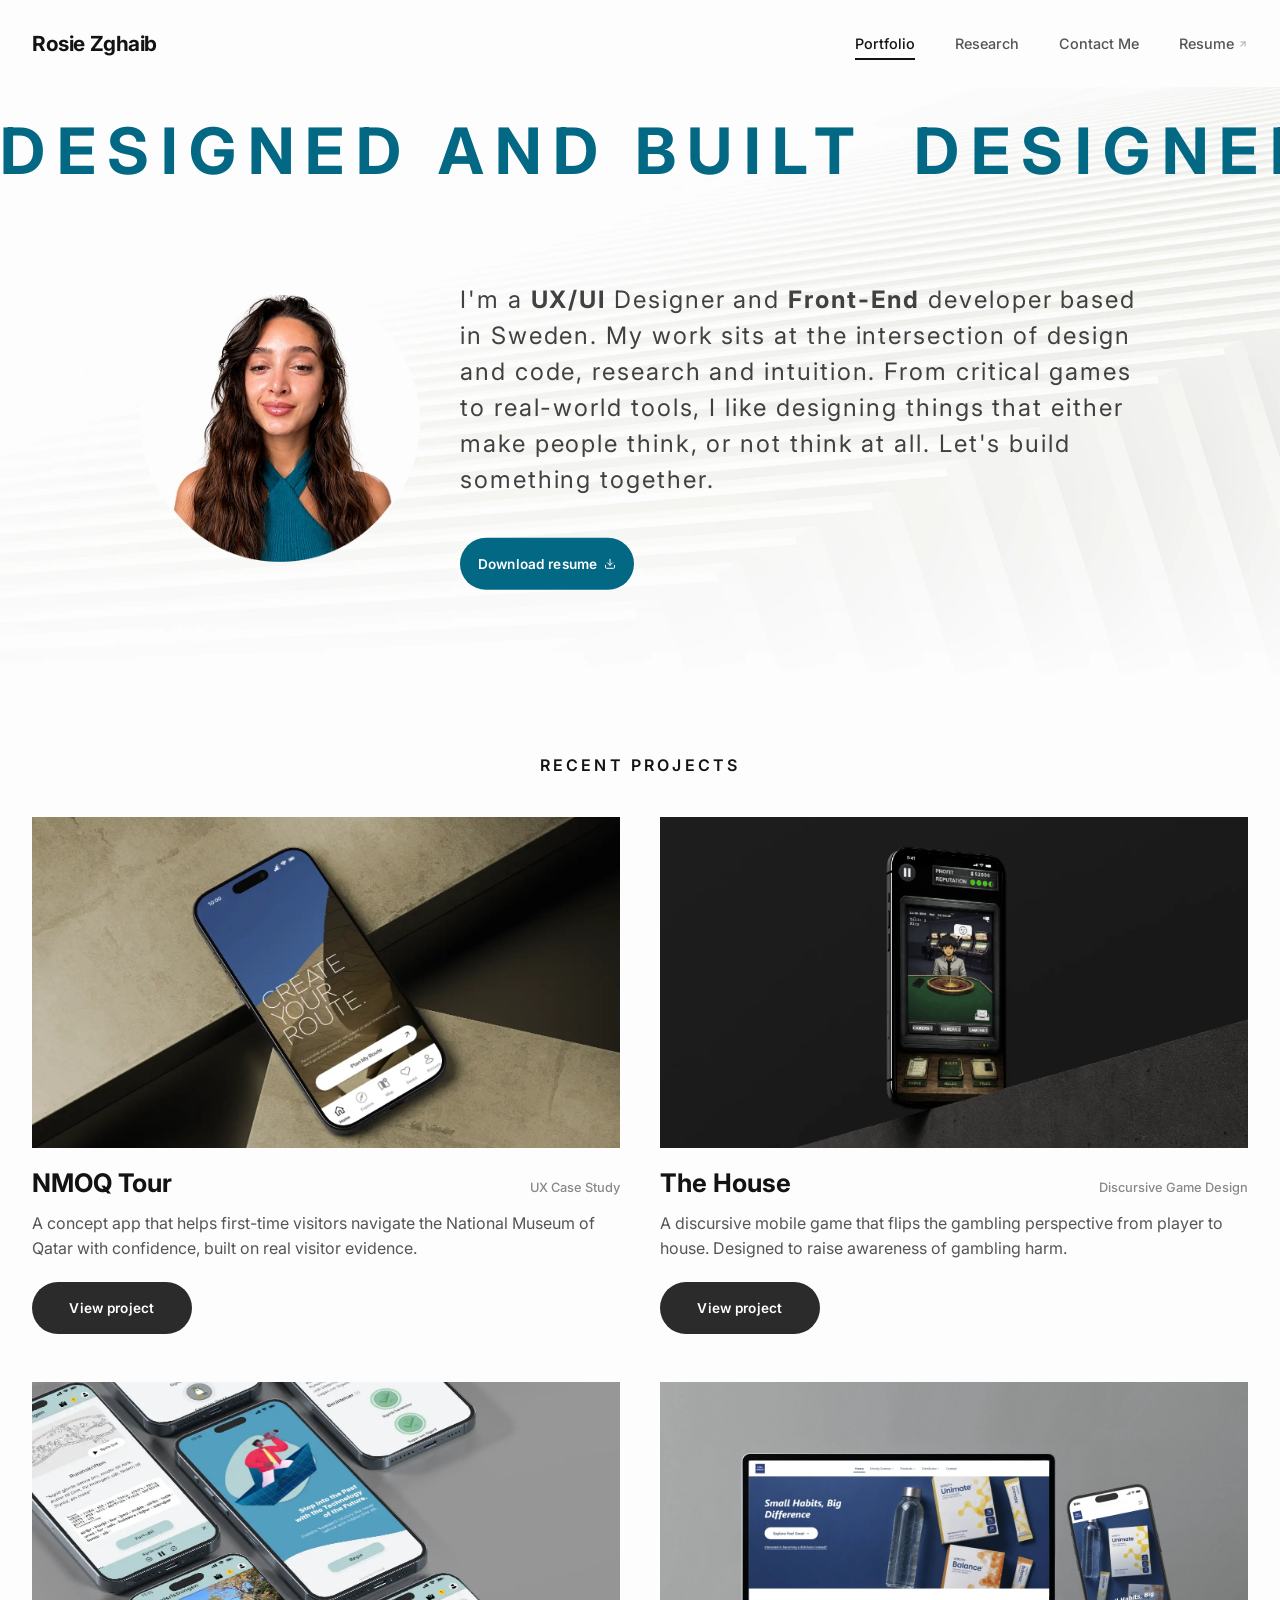
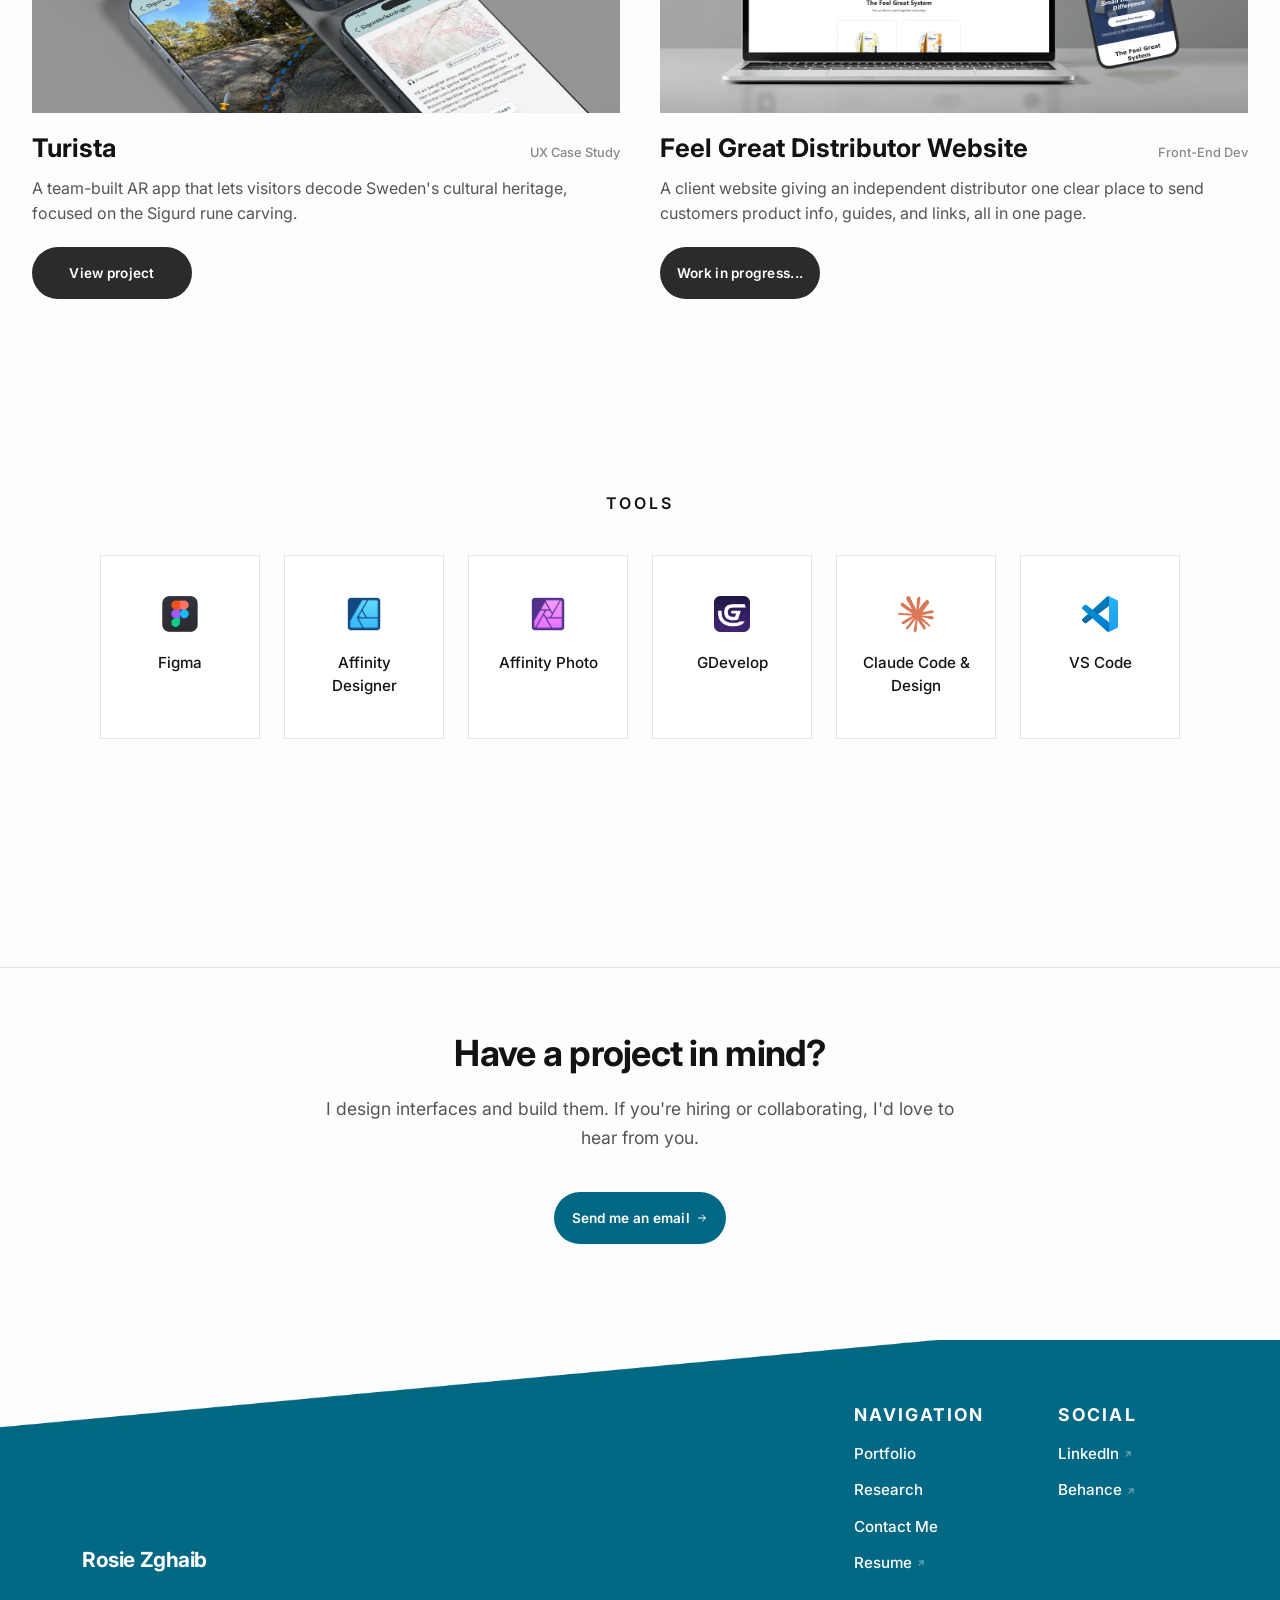
<file: index.html>
<!DOCTYPE html>
<html lang="en">
<head>
  <meta charset="UTF-8" />
  <meta name="viewport" content="width=device-width, initial-scale=1.0" />
  <link rel="icon" type="image/svg+xml" href="assets/images/RZ.svg" />
  <title>Rosie Zghaib - Portfolio</title>
  <link rel="preconnect" href="https://fonts.googleapis.com" />
  <link rel="preconnect" href="https://fonts.gstatic.com" crossorigin />
  <link href="https://fonts.googleapis.com/css2?family=Instrument+Sans:wght@400;500;700&family=Inter:wght@400;500;600&display=swap" rel="stylesheet" />
  <link rel="stylesheet" href="https://cdn.jsdelivr.net/npm/bootstrap@5.3.3/dist/css/bootstrap.min.css" />
  <link rel="stylesheet" href="style.css" />
</head>
<body>

  <header class="site-header">
    <div class="header-inner">
      <a href="index.html" class="nav-logo">Rosie Zghaib</a>
      <nav class="nav-links">
        <a href="#work">Portfolio</a>
        <a href="research.html">Research</a>
        <a href="contact.html">Contact Me</a>
        <a href="resume.pdf" target="_blank" rel="noopener" class="nav-link-external">
          Resume
          <svg width="10" height="10" viewBox="0 0 24 24" fill="none" stroke="currentColor" stroke-width="2.5" stroke-linecap="round" stroke-linejoin="round" aria-hidden="true">
            <path d="M7 17 17 7"/><path d="M7 7h10v10"/>
          </svg>
        </a>
      </nav>
      <button class="nav-toggle" aria-label="Open menu" aria-expanded="false">
        <span></span><span></span><span></span>
      </button>
    </div>
  </header>

  <div class="nav-overlay" aria-hidden="true">
    <button class="nav-overlay-close" aria-label="Close menu">&times;</button>
    <nav class="nav-overlay-links">
      <a href="#work">Portfolio</a>
      <a href="research.html">Research</a>
      <a href="contact.html">Contact Me</a>
      <a href="resume.pdf" target="_blank" rel="noopener" class="nav-link-external">
        Resume
        <svg width="18" height="18" viewBox="0 0 24 24" fill="none" stroke="currentColor" stroke-width="2.5" stroke-linecap="round" stroke-linejoin="round" aria-hidden="true">
          <path d="M7 17 17 7"/><path d="M7 7h10v10"/>
        </svg>
      </a>
    </nav>
  </div>

  <section class="hero">
    <img class="hero-bg" src="assets/images/hero.webp" alt="" />
    <canvas class="hero-canvas" aria-hidden="true"></canvas>

    <div class="hero-text">
      <div class="hero-text-main">
        <img class="hero-portrait" src="assets/images/image_rosie.webp" alt="Rosie Zghaib" />
        <div class="hero-text-body">
          <p>I'm a <b>UX/UI</b> Designer and <b>Front-End</b> developer based in Sweden. My work sits at the intersection of design and code, research and intuition. From critical games to real-world tools, I like designing things that either make people think, or not think at all. Let's build something together.</p>
          <a href="resume.pdf" class="hero-cta" download>
            Download resume
            <svg width="12" height="12" viewBox="0 0 24 24" fill="none" stroke="currentColor" stroke-width="2" stroke-linecap="round" stroke-linejoin="round" aria-hidden="true">
              <path d="M21 15v4a2 2 0 0 1-2 2H5a2 2 0 0 1-2-2v-4" />
              <polyline points="7 10 12 15 17 10" />
              <line x1="12" y1="15" x2="12" y2="3" />
            </svg>
          </a>
        </div>
      </div>
    </div>

    <div class="ticker">
      <div class="ticker-track">
        <div class="ticker-content">
          <span>DESIGNED AND BUILT</span>
          <span>DESIGNED AND BUILT</span>
        </div>
        <div class="ticker-content" aria-hidden="true">
          <span>DESIGNED AND BUILT</span>
          <span>DESIGNED AND BUILT</span>
          <span>DESIGNED AND BUILT</span>
        </div>
      </div>
    </div>
  </section>

  <section class="content" id="work">
    <div class="projects-wrapper">

      <p class="work-label text-center">Recent Projects</p>

      <div class="projects-grid">

        <div class="project-card">
          <div class="card-image">
            <img src="assets/images/display1.webp" alt="NMOQ Tour" />
          </div>
          <div class="card-header-row">
            <h2 class="card-title">NMOQ Tour</h2>
            <span class="card-category">UX Case Study</span>
          </div>
          <p class="card-desc">A concept app that helps first-time visitors navigate the National Museum of Qatar with confidence, built on real visitor evidence.</p>
          <a href="nmoq.html" class="card-btn">View project</a>
        </div>

        <div class="project-card">
          <div class="card-image">
            <img src="assets/images/display2.webp" alt="The House" />
          </div>
          <div class="card-header-row">
            <h2 class="card-title">The House</h2>
            <span class="card-category">Discursive Game Design</span>
          </div>
          <p class="card-desc">A discursive mobile game that flips the gambling perspective from player to house. Designed to raise awareness of gambling harm.</p>
          <a href="thehouse.html" class="card-btn">View project</a>
        </div>

                        <div class="project-card">
          <div class="card-image">
            <img src="assets/images/display3.webp" alt="Feel Great Distributor Website" />
          </div>
          <div class="card-header-row">
            <h2 class="card-title">Turista</h2>
            <span class="card-category">UX Case Study</span>
          </div>
          <p class="card-desc">A team-built AR app that lets visitors decode Sweden's cultural heritage, focused on the Sigurd rune carving.</p>
          <a href="turista.html" class="card-btn">View project</a>
        </div>

        <div class="project-card">
          <div class="card-image">
            <img src="assets/images/display4.webp" alt="Feel Great Distributor Website" />
          </div>
          <div class="card-header-row">
            <h2 class="card-title">Feel Great Distributor Website</h2>
            <span class="card-category">Front-End Dev</span>
          </div>
          <p class="card-desc">A client website giving an independent distributor one clear place to send customers product info, guides, and links, all in one page.</p>
          <a href="#" class="card-btn">Work in progress...</a>
        </div>

      </div>
    </div>
  </section>

  <section class="content" id="tools">
    <div class="projects-wrapper">

      <p class="work-label text-center">Tools</p>

      <div class="tools-row">

        <div class="process-card tool-card">
          <div class="process-icon">
            <img src="assets/images/figma.webp" alt="Figma" />
          </div>
          <p class="process-label">Figma</p>
        </div>

        <div class="process-card tool-card">
          <div class="process-icon">
            <img src="assets/images/affinity-designer.webp" alt="Affinity Designer" />
          </div>
          <p class="process-label">Affinity Designer</p>
        </div>

        <div class="process-card tool-card">
          <div class="process-icon">
            <img src="assets/images/affinity-photo.webp" alt="Affinity Photo" />
          </div>
          <p class="process-label">Affinity Photo</p>
        </div>

        <div class="process-card tool-card">
          <div class="process-icon">
            <img src="assets/images/gdevelop.webp" alt="GDevelop" />
          </div>
          <p class="process-label">GDevelop</p>
        </div>

        <div class="process-card tool-card">
          <div class="process-icon">
            <img src="assets/images/claude.webp" alt="Claude Code" />
          </div>
          <p class="process-label">Claude Code & Design</p>
        </div>

        <div class="process-card tool-card">
          <div class="process-icon">
            <img src="assets/images/vscode-logo.webp" alt="VS Code" />
          </div>
          <p class="process-label">VS Code</p>
        </div>

      </div>
    </div>
  </section>

  <section class="cta-section">
    <div class="contact-wrapper">
      <h2 class="contact-heading">Have a project in mind?</h2>
      <p class="contact-blurb">I design interfaces and build them. If you're hiring or collaborating, I'd love to hear from you.</p>
      <a href="contact.html" class="hero-cta">
        Send me an email
        <svg width="12" height="12" viewBox="0 0 24 24" fill="none" stroke="currentColor" stroke-width="2" stroke-linecap="round" stroke-linejoin="round" aria-hidden="true">
          <path d="M5 12h14"/><path d="M13 6l6 6-6 6"/>
        </svg>
      </a>
    </div>
  </section>

  <footer class="site-footer">
    <div class="container footer-grid">
      <div class="footer-brand">
        <a href="index.html" class="footer-logo-text">Rosie Zghaib</a>
      </div>

      <div class="footer-links">
        <div class="footer-col">
          <h3 class="footer-title">NAVIGATION</h3>
          <a href="#work">Portfolio</a>
          <a href="research.html">Research</a>
          <a href="contact.html">Contact Me</a>
          <a href="resume.pdf" target="_blank" rel="noopener" class="nav-link-external">
            Resume
            <svg width="10" height="10" viewBox="0 0 24 24" fill="none" stroke="currentColor" stroke-width="2.5" stroke-linecap="round" stroke-linejoin="round" aria-hidden="true">
              <path d="M7 17 17 7"/><path d="M7 7h10v10"/>
            </svg>
          </a>
        </div>

        <div class="footer-col">
          <h3 class="footer-title">SOCIAL</h3>
          <a href="https://www.linkedin.com/in/rosie-zghaib-328677233" target="_blank" rel="noopener noreferrer" class="nav-link-external">
            LinkedIn
            <svg width="10" height="10" viewBox="0 0 24 24" fill="none" stroke="currentColor" stroke-width="2.5" stroke-linecap="round" stroke-linejoin="round" aria-hidden="true">
              <path d="M7 17 17 7"/><path d="M7 7h10v10"/>
            </svg>
          </a>
          <a href="https://www.behance.net/rosiezghaib" target="_blank" rel="noopener noreferrer" class="nav-link-external">
            Behance
            <svg width="10" height="10" viewBox="0 0 24 24" fill="none" stroke="currentColor" stroke-width="2.5" stroke-linecap="round" stroke-linejoin="round" aria-hidden="true">
              <path d="M7 17 17 7"/><path d="M7 7h10v10"/>
            </svg>
          </a>
        </div>
      </div>
    </div>
  </footer>

  <button class="scroll-top-btn" id="scrollTopBtn" aria-label="Scroll to top">
    <svg width="18" height="18" viewBox="0 0 24 24" fill="none" stroke="currentColor" stroke-width="2.5" stroke-linecap="round" stroke-linejoin="round" aria-hidden="true">
      <line x1="12" y1="19" x2="12" y2="5"/>
      <polyline points="5 12 12 5 19 12"/>
    </svg>
  </button>

  <script>
    const toggle = document.querySelector('.nav-toggle');
    const overlay = document.querySelector('.nav-overlay');
    const overlayClose = document.querySelector('.nav-overlay-close');

    function openMenu() {
      overlay.classList.add('open');
      overlay.setAttribute('aria-hidden', 'false');
      toggle.setAttribute('aria-expanded', 'true');
      document.body.style.overflow = 'hidden';
    }

    function closeMenu() {
      overlay.classList.remove('open');
      overlay.setAttribute('aria-hidden', 'true');
      toggle.setAttribute('aria-expanded', 'false');
      document.body.style.overflow = '';
    }

    // Cursor-driven WebGL flow distortion on the hero image
    (function initHeroFlow() {
      const hero = document.querySelector('.hero');
      const heroBgImg = document.querySelector('.hero-bg');
      const canvas = document.querySelector('.hero-canvas');
      if (!hero || !heroBgImg || !canvas) return;
      if (window.matchMedia('(prefers-reduced-motion: reduce)').matches) return;

      const gl = canvas.getContext('webgl', { premultipliedAlpha: false, antialias: false, alpha: true })
        || canvas.getContext('experimental-webgl');
      if (!gl) return;

      const MIN_WIDTH = 1050;
      const FLOW_RES = 256;
      const DISSIPATION = 0.96;
      const SPLAT_RADIUS = 0.0025;
      const SPLAT_STRENGTH = 0.05;
      const DISTORTION_STRENGTH = 0.16;
      const COOLDOWN_MS = 1800;

      function compileShader(type, source) {
        const shader = gl.createShader(type);
        gl.shaderSource(shader, source);
        gl.compileShader(shader);
        if (!gl.getShaderParameter(shader, gl.COMPILE_STATUS)) {
          console.warn(gl.getShaderInfoLog(shader));
          gl.deleteShader(shader);
          return null;
        }
        return shader;
      }

      function createProgram(vsSource, fsSource) {
        const vs = compileShader(gl.VERTEX_SHADER, vsSource);
        const fs = compileShader(gl.FRAGMENT_SHADER, fsSource);
        if (!vs || !fs) return null;
        const program = gl.createProgram();
        gl.attachShader(program, vs);
        gl.attachShader(program, fs);
        gl.linkProgram(program);
        if (!gl.getProgramParameter(program, gl.LINK_STATUS)) {
          console.warn(gl.getProgramInfoLog(program));
          return null;
        }
        return program;
      }

      const VERTEX_SHADER = `
        attribute vec2 aPosition;
        varying vec2 vUv;
        void main() {
          vUv = aPosition * 0.5 + 0.5;
          gl_Position = vec4(aPosition, 0.0, 1.0);
        }
      `;

      // Decays the previous flow and stamps a soft velocity splat at the cursor position.
      const SPLAT_FRAGMENT_SHADER = `
        precision mediump float;
        varying vec2 vUv;
        uniform sampler2D uPrevFlow;
        uniform vec2 uMouse;
        uniform vec2 uVelocity;
        uniform float uRadius;
        uniform float uAspect;
        uniform float uDissipation;
        void main() {
          vec2 prev = texture2D(uPrevFlow, vUv).rg * uDissipation;
          vec2 diff = vUv - uMouse;
          diff.x *= uAspect;
          float falloff = exp(-dot(diff, diff) / uRadius);
          vec2 flow = prev + uVelocity * falloff;
          flow = clamp(flow, vec2(-0.6), vec2(0.6));
          gl_FragColor = vec4(flow, 0.0, 1.0);
        }
      `;

      // Samples the image through the accumulated flow field, with a faint chromatic
      // shift along the flow direction so the trail reads as liquid, not just warped.
      const DISPLAY_FRAGMENT_SHADER = `
        precision mediump float;
        varying vec2 vUv;
        uniform sampler2D uImage;
        uniform sampler2D uFlow;
        uniform float uStrength;
        uniform vec2 uCoverScale;
        uniform vec2 uCoverOffset;
        void main() {
          vec2 imgUv = vUv * uCoverScale + uCoverOffset;
          vec2 flow = texture2D(uFlow, vUv).rg;
          vec2 distortedUv = imgUv + flow * uStrength;
          float mag = length(flow);
          vec2 dir = mag > 0.0001 ? flow / mag : vec2(0.0);
          float ca = mag * uStrength * 0.5;
          vec3 color;
          color.r = texture2D(uImage, distortedUv + dir * ca).r;
          color.g = texture2D(uImage, distortedUv).g;
          color.b = texture2D(uImage, distortedUv - dir * ca).b;
          gl_FragColor = vec4(color, 1.0);
        }
      `;

      const splatProgram = createProgram(VERTEX_SHADER, SPLAT_FRAGMENT_SHADER);
      const displayProgram = createProgram(VERTEX_SHADER, DISPLAY_FRAGMENT_SHADER);
      if (!splatProgram || !displayProgram) return;

      const quadBuffer = gl.createBuffer();
      gl.bindBuffer(gl.ARRAY_BUFFER, quadBuffer);
      gl.bufferData(gl.ARRAY_BUFFER, new Float32Array([-1, -1, 1, -1, -1, 1, 1, 1]), gl.STATIC_DRAW);

      function bindQuad(program) {
        const loc = gl.getAttribLocation(program, 'aPosition');
        gl.bindBuffer(gl.ARRAY_BUFFER, quadBuffer);
        gl.enableVertexAttribArray(loc);
        gl.vertexAttribPointer(loc, 2, gl.FLOAT, false, 0, 0);
      }

      function createFlowTarget(w, h) {
        const texture = gl.createTexture();
        gl.bindTexture(gl.TEXTURE_2D, texture);
        gl.texImage2D(gl.TEXTURE_2D, 0, gl.RGBA, w, h, 0, gl.RGBA, gl.UNSIGNED_BYTE, null);
        gl.texParameteri(gl.TEXTURE_2D, gl.TEXTURE_MIN_FILTER, gl.LINEAR);
        gl.texParameteri(gl.TEXTURE_2D, gl.TEXTURE_MAG_FILTER, gl.LINEAR);
        gl.texParameteri(gl.TEXTURE_2D, gl.TEXTURE_WRAP_S, gl.CLAMP_TO_EDGE);
        gl.texParameteri(gl.TEXTURE_2D, gl.TEXTURE_WRAP_T, gl.CLAMP_TO_EDGE);
        const framebuffer = gl.createFramebuffer();
        gl.bindFramebuffer(gl.FRAMEBUFFER, framebuffer);
        gl.framebufferTexture2D(gl.FRAMEBUFFER, gl.COLOR_ATTACHMENT0, gl.TEXTURE_2D, texture, 0);
        gl.bindFramebuffer(gl.FRAMEBUFFER, null);
        return { texture, framebuffer };
      }

      let flowA = createFlowTarget(FLOW_RES, FLOW_RES);
      let flowB = createFlowTarget(FLOW_RES, FLOW_RES);
      let flowAspect = 1;

      const imageTexture = gl.createTexture();
      gl.bindTexture(gl.TEXTURE_2D, imageTexture);
      gl.texParameteri(gl.TEXTURE_2D, gl.TEXTURE_MIN_FILTER, gl.LINEAR);
      gl.texParameteri(gl.TEXTURE_2D, gl.TEXTURE_MAG_FILTER, gl.LINEAR);
      gl.texParameteri(gl.TEXTURE_2D, gl.TEXTURE_WRAP_S, gl.CLAMP_TO_EDGE);
      gl.texParameteri(gl.TEXTURE_2D, gl.TEXTURE_WRAP_T, gl.CLAMP_TO_EDGE);

      let imageReady = false;
      function uploadImage() {
        try {
          gl.bindTexture(gl.TEXTURE_2D, imageTexture);
          gl.pixelStorei(gl.UNPACK_FLIP_Y_WEBGL, true);
          gl.texImage2D(gl.TEXTURE_2D, 0, gl.RGBA, gl.RGBA, gl.UNSIGNED_BYTE, heroBgImg);
          imageReady = true;
        } catch (err) {
          imageReady = false; // e.g. tainted canvas when opened over file:// — fall back to the plain <img>
        }
      }
      if (heroBgImg.complete && heroBgImg.naturalWidth) {
        uploadImage();
      } else {
        heroBgImg.addEventListener('load', uploadImage, { once: true });
      }

      const dpr = Math.min(window.devicePixelRatio || 1, 2);
      let coverScale = [1, 1];
      let coverOffset = [0, 0];
      let enabled = window.innerWidth > MIN_WIDTH;

      function resize() {
        enabled = window.innerWidth > MIN_WIDTH;
        const bgRect = heroBgImg.getBoundingClientRect();
        const heroRect = hero.getBoundingClientRect();
        canvas.style.left = (bgRect.left - heroRect.left) + 'px';
        canvas.style.top = (bgRect.top - heroRect.top) + 'px';
        canvas.style.width = bgRect.width + 'px';
        canvas.style.height = bgRect.height + 'px';
        canvas.width = Math.max(1, Math.round(bgRect.width * dpr));
        canvas.height = Math.max(1, Math.round(bgRect.height * dpr));

        // Replicate object-fit: cover UV mapping so the shader output matches the plain <img>.
        const boxAspect = bgRect.width / bgRect.height;
        const imgAspect = (heroBgImg.naturalWidth && heroBgImg.naturalHeight)
          ? heroBgImg.naturalWidth / heroBgImg.naturalHeight
          : boxAspect;
        if (boxAspect > imgAspect) {
          coverScale = [1, imgAspect / boxAspect];
          coverOffset = [0, (1 - coverScale[1]) / 2];
        } else {
          coverScale = [boxAspect / imgAspect, 1];
          coverOffset = [(1 - coverScale[0]) / 2, 0];
        }
        flowAspect = boxAspect;
      }
      resize();
      window.addEventListener('resize', resize);

      let mouseUv = [0.5, 0.5];
      let velocity = [0, 0];
      let lastActive = 0;
      let running = false;
      let rafId = null;
      let sectionVisible = true;

      if ('IntersectionObserver' in window) {
        new IntersectionObserver((entries) => {
          sectionVisible = entries[0].isIntersecting;
        }, { threshold: 0 }).observe(hero);
      }

      function onPointerMove(e) {
        if (!enabled) return;
        const bgRect = heroBgImg.getBoundingClientRect();
        const nx = Math.min(1, Math.max(0, (e.clientX - bgRect.left) / bgRect.width));
        const ny = Math.min(1, Math.max(0, 1 - (e.clientY - bgRect.top) / bgRect.height));
        const dx = nx - mouseUv[0];
        const dy = ny - mouseUv[1];
        const dist = Math.hypot(dx, dy) || 1;
        const speed = Math.min(1, dist * 8);
        velocity = [(dx / dist) * speed, (dy / dist) * speed];
        mouseUv = [nx, ny];
        lastActive = performance.now();
        if (!running) start();
      }

      hero.addEventListener('mousemove', onPointerMove);
      hero.addEventListener('mouseleave', () => { velocity = [0, 0]; });

      function start() {
        running = true;
        if (!rafId) rafId = requestAnimationFrame(loop);
      }

      function stop() {
        running = false;
        canvas.classList.remove('is-active');
        if (rafId) {
          cancelAnimationFrame(rafId);
          rafId = null;
        }
      }

      function loop() {
        rafId = null;
        const withinCooldown = performance.now() - lastActive < COOLDOWN_MS;

        if (!enabled || !sectionVisible || document.hidden || !imageReady) {
          if (withinCooldown) {
            rafId = requestAnimationFrame(loop);
          } else {
            stop();
          }
          return;
        }

        canvas.classList.add('is-active');

        gl.bindFramebuffer(gl.FRAMEBUFFER, flowB.framebuffer);
        gl.viewport(0, 0, FLOW_RES, FLOW_RES);
        gl.useProgram(splatProgram);
        bindQuad(splatProgram);
        gl.activeTexture(gl.TEXTURE0);
        gl.bindTexture(gl.TEXTURE_2D, flowA.texture);
        gl.uniform1i(gl.getUniformLocation(splatProgram, 'uPrevFlow'), 0);
        gl.uniform2f(gl.getUniformLocation(splatProgram, 'uMouse'), mouseUv[0], mouseUv[1]);
        gl.uniform2f(
          gl.getUniformLocation(splatProgram, 'uVelocity'),
          velocity[0] * SPLAT_STRENGTH,
          velocity[1] * SPLAT_STRENGTH
        );
        gl.uniform1f(gl.getUniformLocation(splatProgram, 'uRadius'), SPLAT_RADIUS);
        gl.uniform1f(gl.getUniformLocation(splatProgram, 'uAspect'), flowAspect);
        gl.uniform1f(gl.getUniformLocation(splatProgram, 'uDissipation'), DISSIPATION);
        gl.drawArrays(gl.TRIANGLE_STRIP, 0, 4);

        const swap = flowA;
        flowA = flowB;
        flowB = swap;
        velocity = [velocity[0] * 0.8, velocity[1] * 0.8];

        gl.bindFramebuffer(gl.FRAMEBUFFER, null);
        gl.viewport(0, 0, canvas.width, canvas.height);
        gl.useProgram(displayProgram);
        bindQuad(displayProgram);
        gl.activeTexture(gl.TEXTURE0);
        gl.bindTexture(gl.TEXTURE_2D, imageTexture);
        gl.uniform1i(gl.getUniformLocation(displayProgram, 'uImage'), 0);
        gl.activeTexture(gl.TEXTURE1);
        gl.bindTexture(gl.TEXTURE_2D, flowA.texture);
        gl.uniform1i(gl.getUniformLocation(displayProgram, 'uFlow'), 1);
        gl.uniform1f(gl.getUniformLocation(displayProgram, 'uStrength'), DISTORTION_STRENGTH);
        gl.uniform2f(gl.getUniformLocation(displayProgram, 'uCoverScale'), coverScale[0], coverScale[1]);
        gl.uniform2f(gl.getUniformLocation(displayProgram, 'uCoverOffset'), coverOffset[0], coverOffset[1]);
        gl.drawArrays(gl.TRIANGLE_STRIP, 0, 4);

        if (withinCooldown) {
          rafId = requestAnimationFrame(loop);
        } else {
          stop();
        }
      }
    })();

    // Scroll to top
    const scrollTopBtn = document.getElementById('scrollTopBtn');
    if (scrollTopBtn) {
      window.addEventListener('scroll', () => {
        scrollTopBtn.classList.toggle('visible', window.scrollY > 400);
      }, { passive: true });

      scrollTopBtn.addEventListener('click', () => {
        window.scrollTo({ top: 0, behavior: 'smooth' });
      });
    }

    toggle.addEventListener('click', openMenu);
    overlayClose.addEventListener('click', closeMenu);

    document.querySelectorAll('.nav-overlay-links a').forEach(a =>
      a.addEventListener('click', closeMenu)
    );

    const page = location.pathname.split('/').pop() || 'index.html';
    if (page === 'index.html') {
      const workLink = document.querySelector('.nav-links a[href="#work"]');
      if (workLink) workLink.classList.add('active');
    }

    // Slide header up on scroll down, back down on scroll up
    const header = document.querySelector('.site-header');
    let lastScrollY = window.scrollY;

    function syncHeaderOffset() {
      document.body.style.paddingTop = header.offsetHeight + 'px';
    }
    syncHeaderOffset();
    window.addEventListener('resize', syncHeaderOffset);

    window.addEventListener('scroll', () => {
      const y = window.scrollY;
      if (y > lastScrollY && y > header.offsetHeight) {
        header.classList.add('hidden');
      } else {
        header.classList.remove('hidden');
      }
      lastScrollY = y;
    }, { passive: true });

    // Scroll-triggered reveal animations
    document.documentElement.classList.add('js-reveal');

    const revealEls = document.querySelectorAll(
      '.project-card, .process-card, .research-box, .research-heading, .contact-wrapper, .contact-info-item, .card-image'
    );

    const revealCounts = new Map();
    revealEls.forEach((el) => {
      el.classList.add('reveal-init');
      const count = revealCounts.get(el.parentElement) || 0;
      el.style.transitionDelay = Math.min(count, 5) * 80 + 'ms';
      revealCounts.set(el.parentElement, count + 1);
    });

    if ('IntersectionObserver' in window) {
      const revealObserver = new IntersectionObserver((entries) => {
        entries.forEach((entry) => {
          if (entry.isIntersecting) {
            entry.target.classList.add('reveal-visible');
            revealObserver.unobserve(entry.target);
          }
        });
      }, { threshold: 0.15, rootMargin: '0px 0px -8% 0px' });

      revealEls.forEach((el) => revealObserver.observe(el));
    } else {
      revealEls.forEach((el) => el.classList.add('reveal-visible'));
    }
  </script>
</body>
</html>
</file>
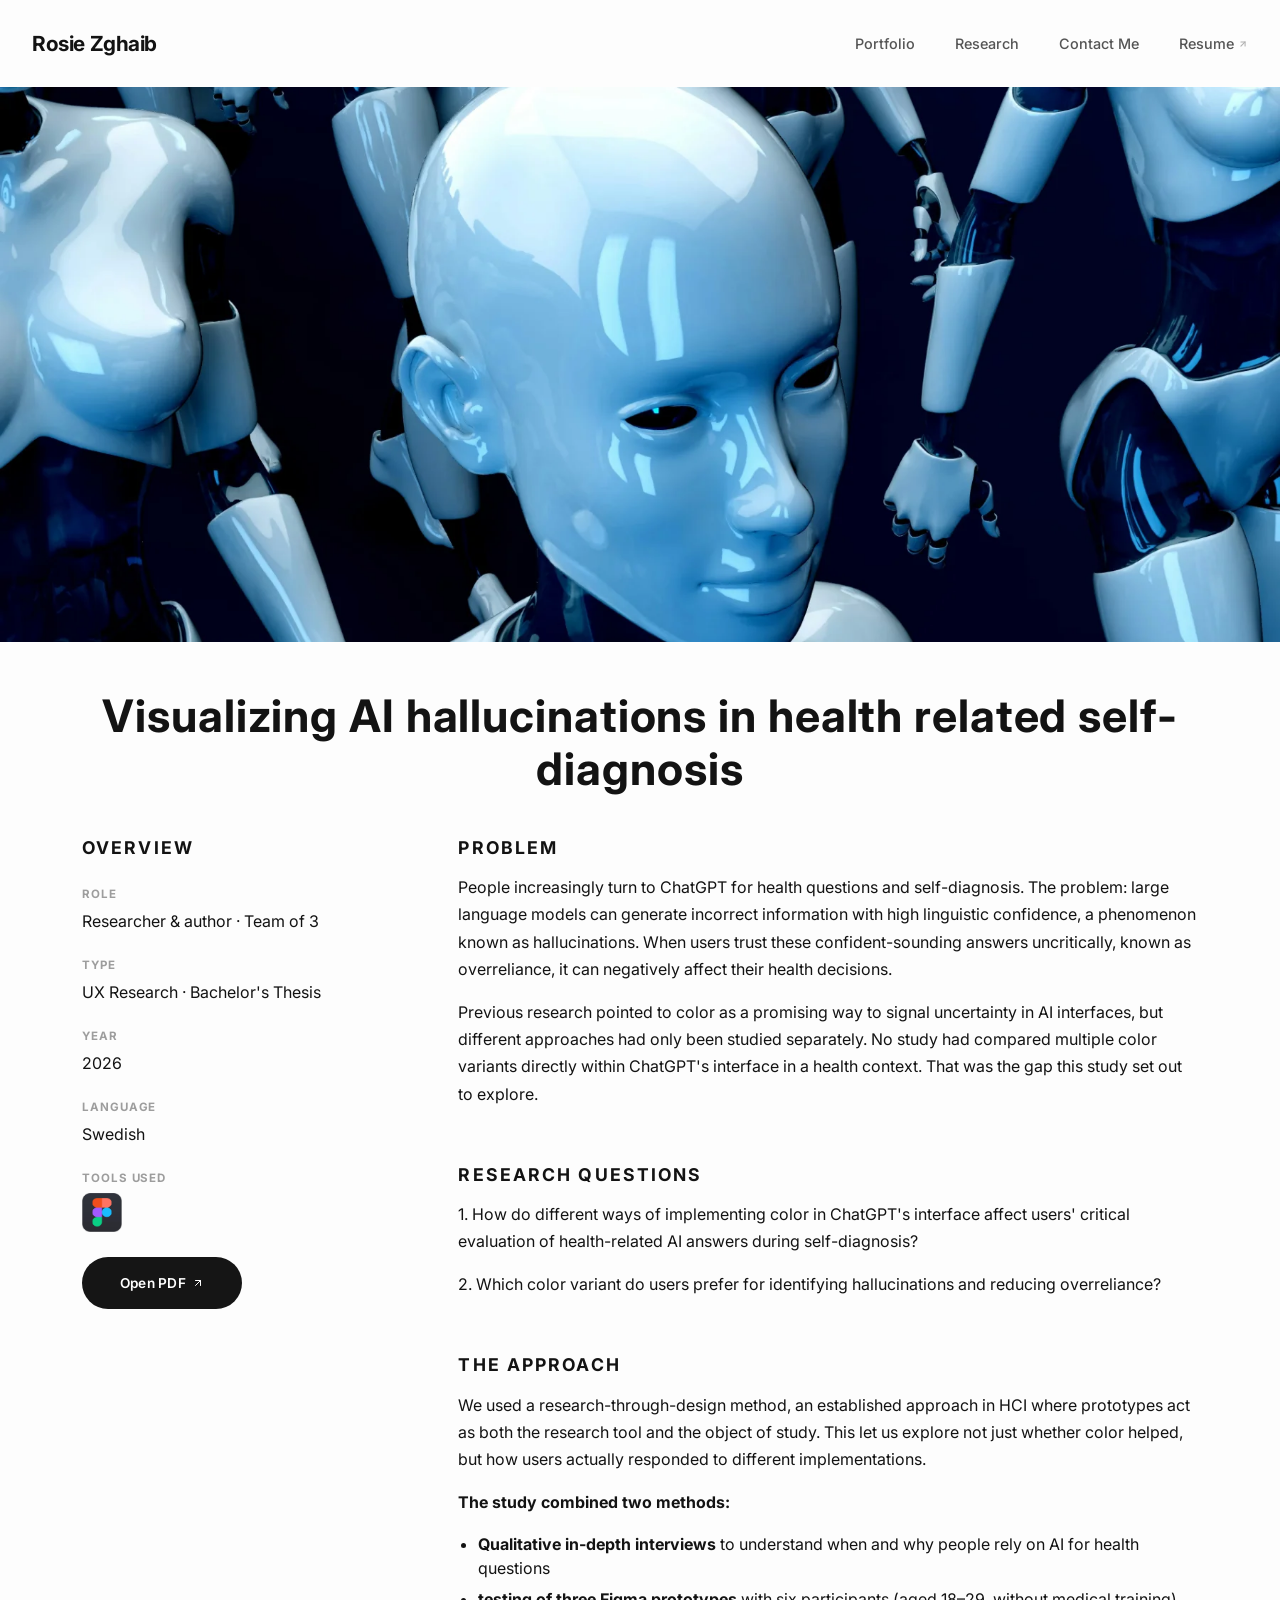
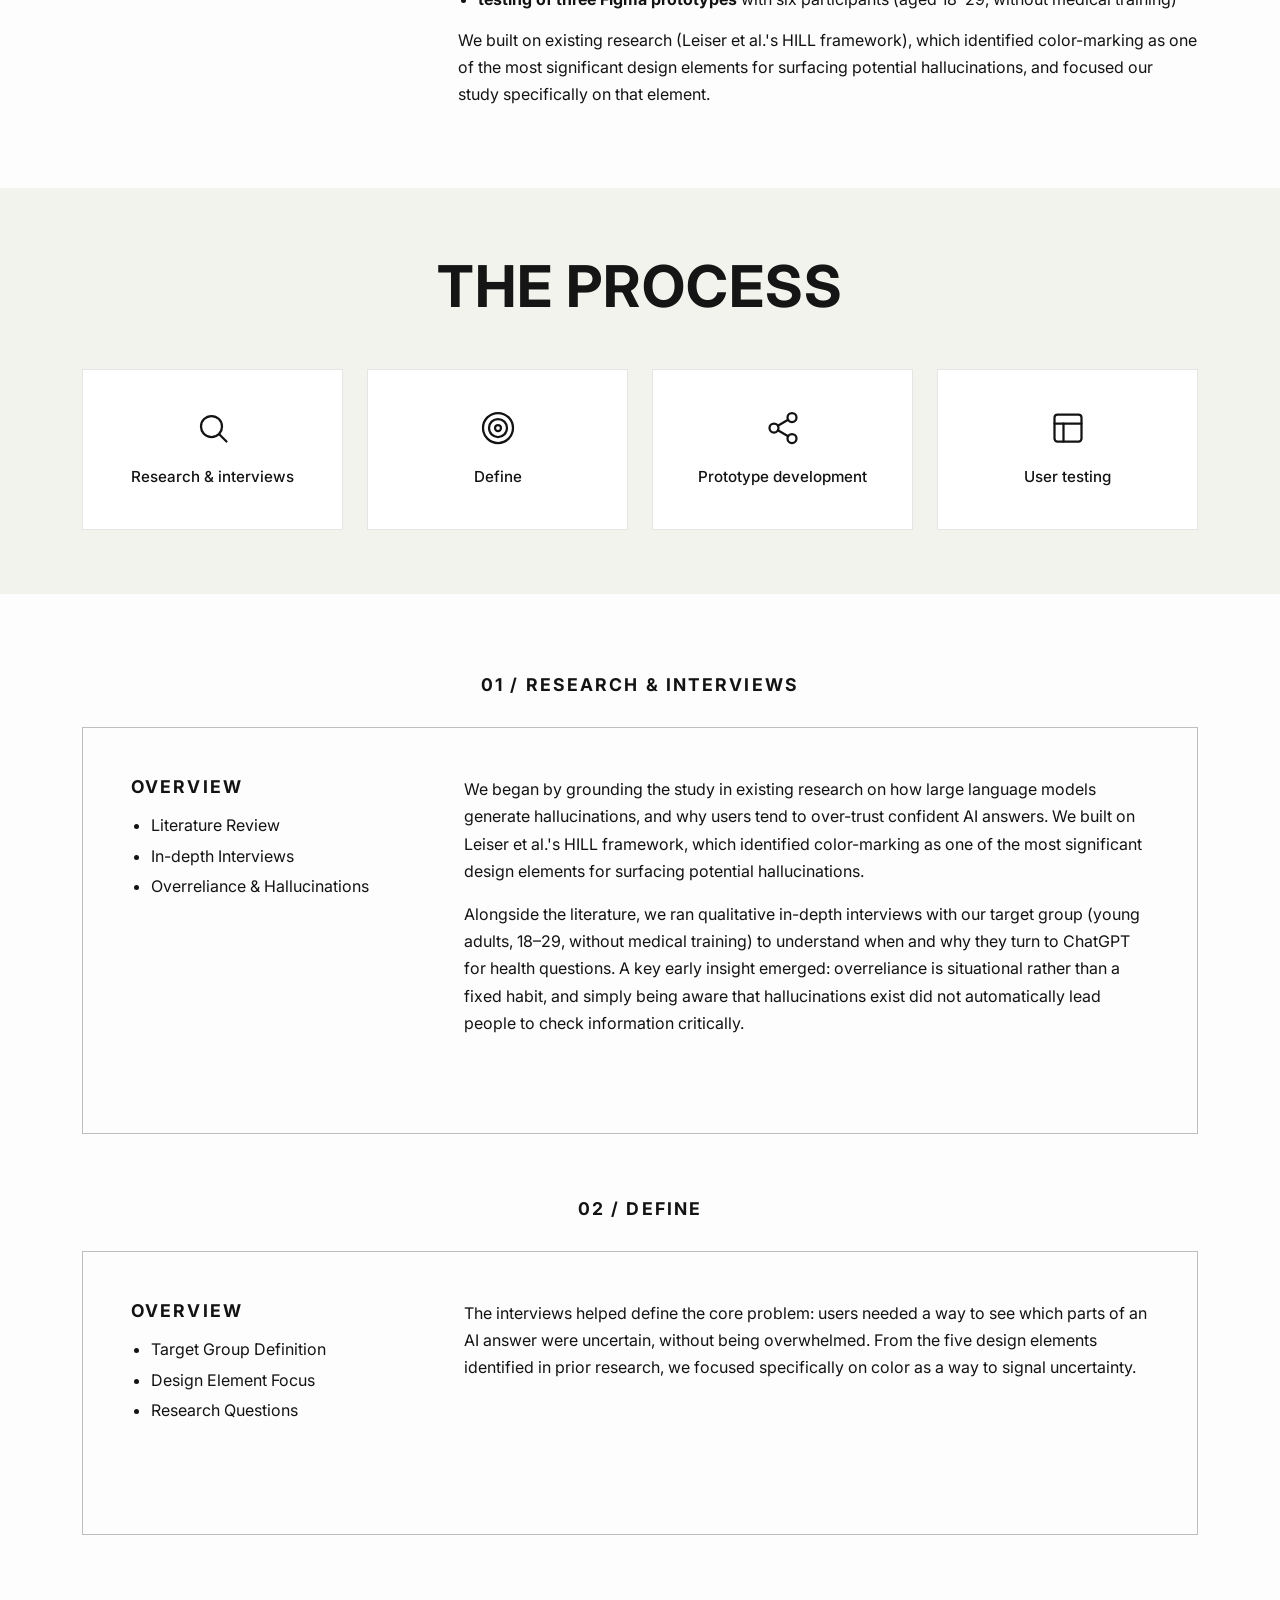
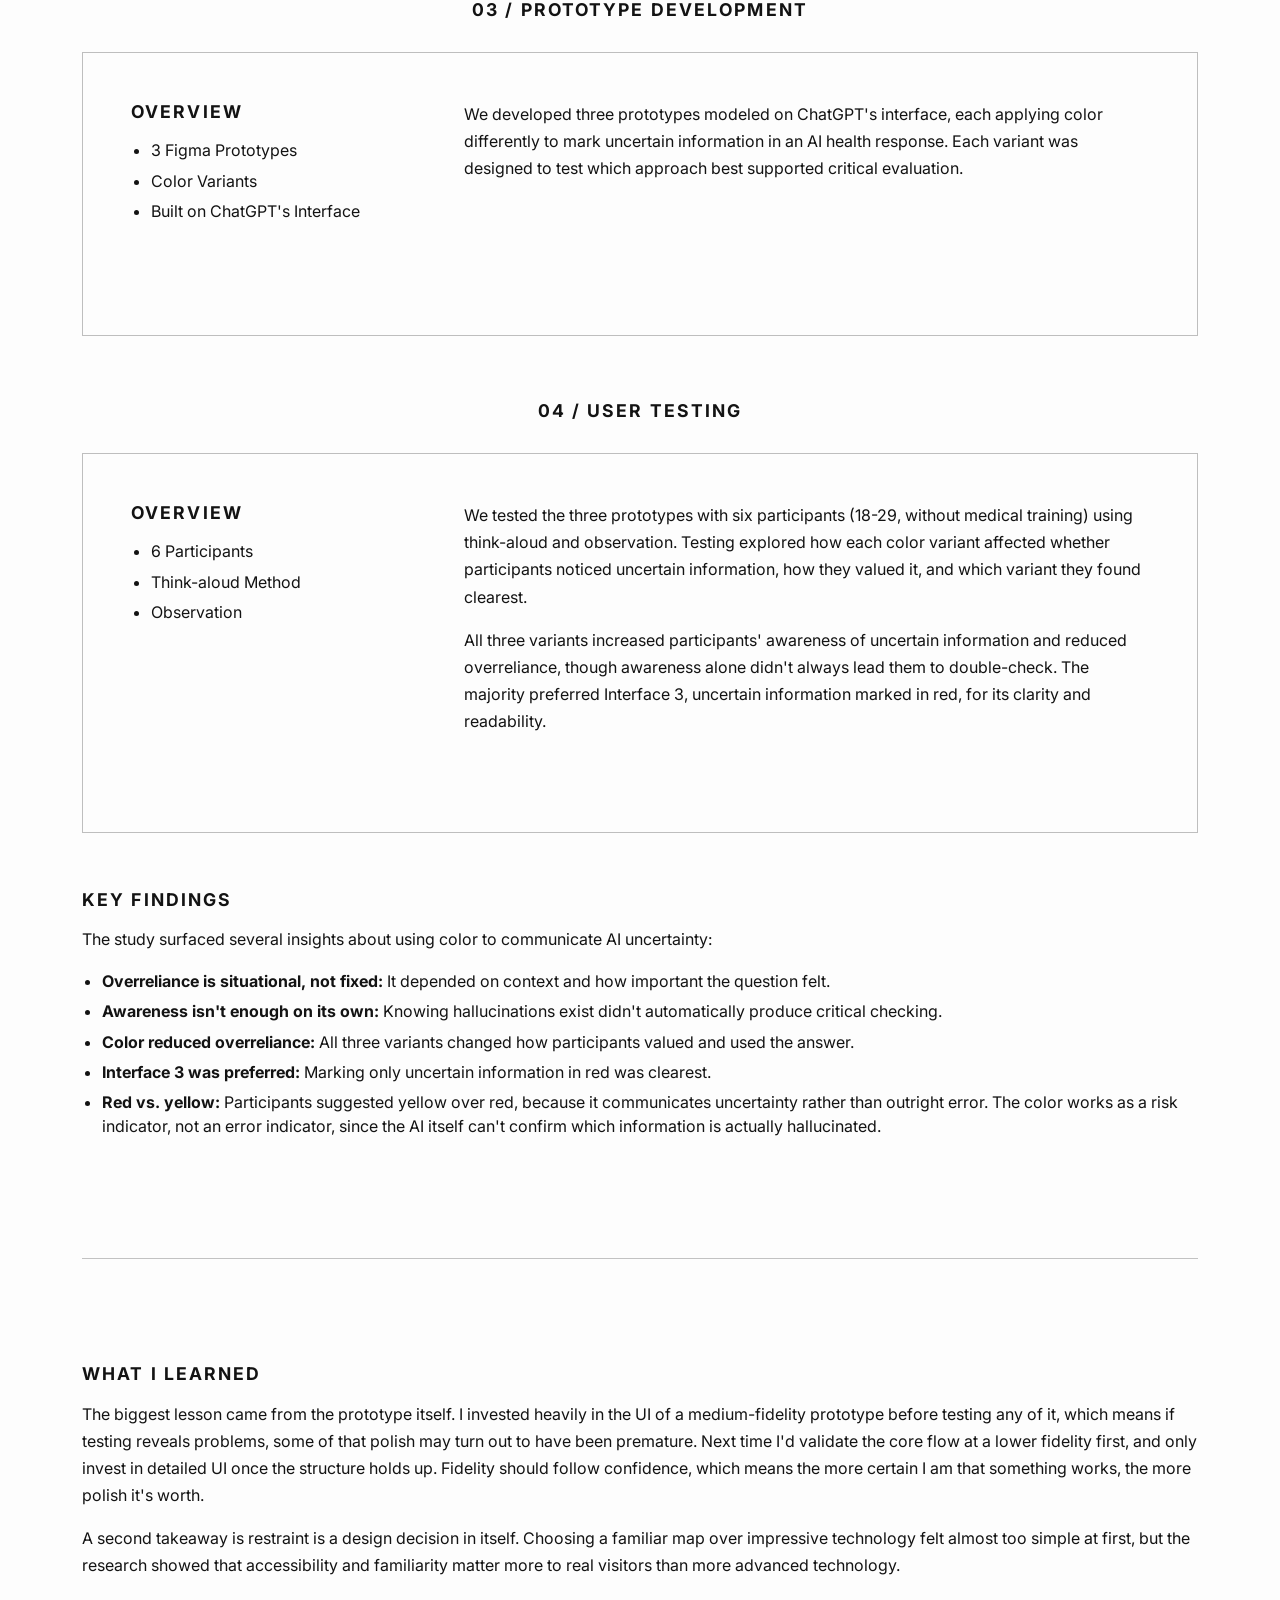
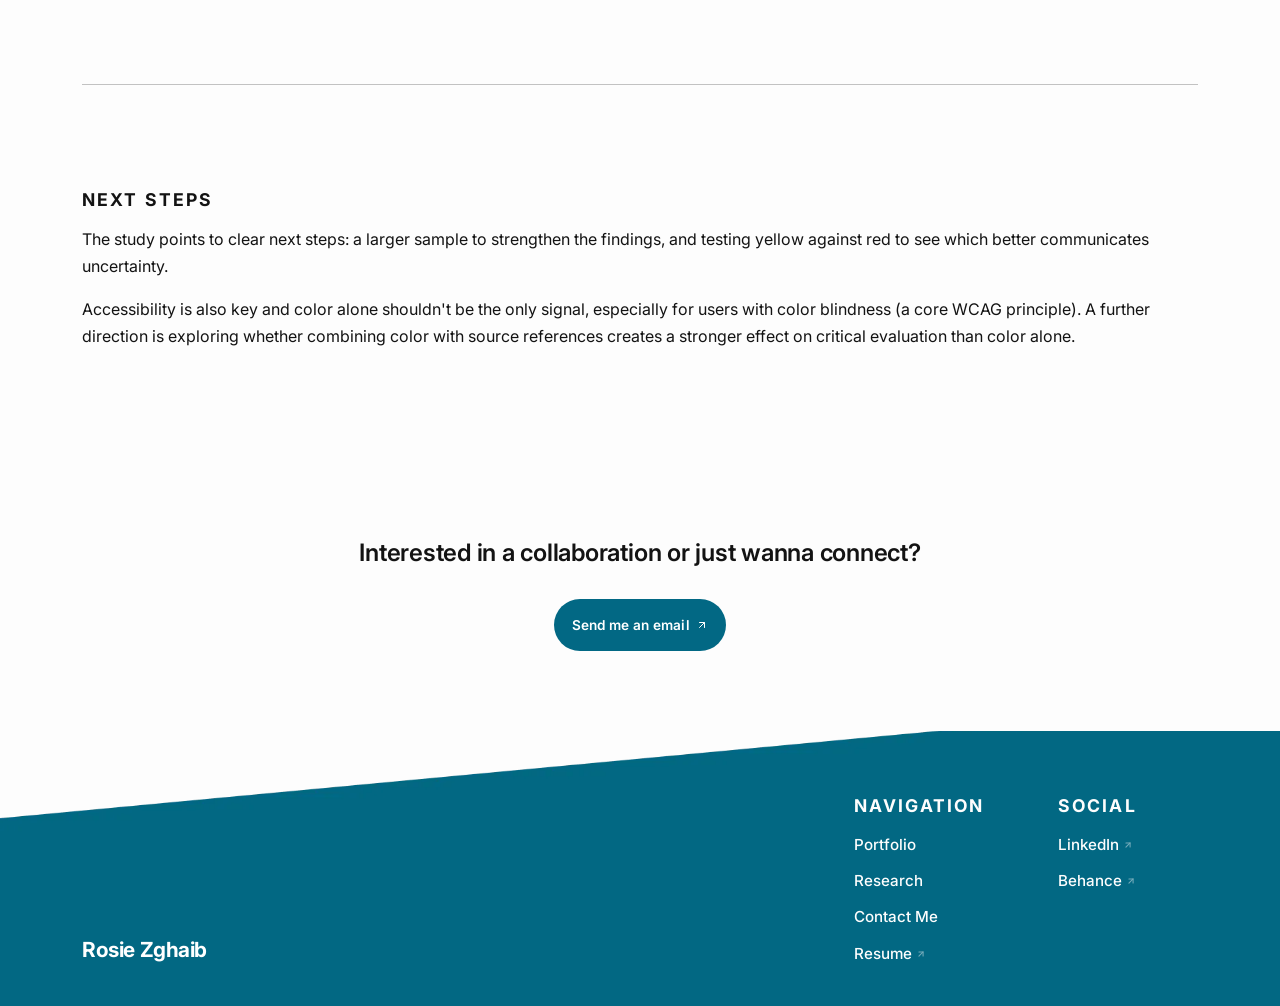
<file: colorhallucination.html>
<!DOCTYPE html>
<html lang="en">
<head>
  <meta charset="UTF-8" />
  <meta name="viewport" content="width=device-width, initial-scale=1.0" />
  <link rel="icon" type="image/svg+xml" href="assets/images/RZ.svg" />
  <title>Color Hallucinations - Portfolio</title>
  <link rel="preconnect" href="https://fonts.googleapis.com" />
  <link rel="preconnect" href="https://fonts.gstatic.com" crossorigin />
  <link href="https://fonts.googleapis.com/css2?family=Instrument+Sans:wght@400;500;700&family=Inter:wght@400;500;600&display=swap" rel="stylesheet" />
  <link rel="stylesheet" href="https://cdn.jsdelivr.net/npm/bootstrap@5.3.3/dist/css/bootstrap.min.css" />
  <link rel="stylesheet" href="style.css" />
</head>
<body class="nmoq-page">

  <header class="site-header">
    <div class="header-inner">
      <a href="index.html" class="nav-logo">Rosie Zghaib</a>
      <nav class="nav-links">
        <a href="index.html#work">Portfolio</a>
        <a href="research.html">Research</a>
        <a href="contact.html">Contact Me</a>
        <a href="resume.pdf" target="_blank" rel="noopener" class="nav-link-external">
          Resume
          <svg width="10" height="10" viewBox="0 0 24 24" fill="none" stroke="currentColor" stroke-width="2.5" stroke-linecap="round" stroke-linejoin="round" aria-hidden="true">
            <path d="M7 17 17 7"/><path d="M7 7h10v10"/>
          </svg>
        </a>
      </nav>
      <button class="nav-toggle" aria-label="Open menu" aria-expanded="false">
        <span></span><span></span><span></span>
      </button>
    </div>
  </header>

  <div class="nav-overlay" aria-hidden="true">
    <button class="nav-overlay-close" aria-label="Close menu">&times;</button>
    <nav class="nav-overlay-links">
      <a href="index.html#work">Portfolio</a>
      <a href="research.html">Research</a>
      <a href="contact.html">Contact Me</a>
      <a href="resume.pdf" target="_blank" rel="noopener" class="nav-link-external">
        Resume
        <svg width="18" height="18" viewBox="0 0 24 24" fill="none" stroke="currentColor" stroke-width="2.5" stroke-linecap="round" stroke-linejoin="round" aria-hidden="true">
          <path d="M7 17 17 7"/><path d="M7 7h10v10"/>
        </svg>
      </a>
    </nav>
  </div>

  <!-- ── Project Hero ── -->
  <section class="project-hero">
    <div class="project-hero-img">
      <!-- Insert hero image here -->
           <img class="hero-bg" src="assets/images/ai.webp" alt="NMOQ Hero" />
    </div>
  </section>

  <h1 class="project-title" style="font-size: clamp(1.5rem, 3.5vw, 3rem); padding-left: 3rem; padding-right: 3rem;">Visualizing AI hallucinations in health related self-diagnosis</h1>

  <!-- ── Overview + Content ── -->
  <section class="project-content">
    <div class="container project-content-grid">

      <!-- Left column: Overview -->
      <aside class="project-overview">
        <h2>OVERVIEW</h2>

        <div class="overview-block">
          <span class="overview-label">Role</span>
          <p class="overview-value">Researcher & author · Team of 3</p>
        </div>

        <div class="overview-block">
          <span class="overview-label">Type</span>
          <p class="overview-value">UX Research · Bachelor's Thesis</p>
        </div>

        <div class="overview-block">
          <span class="overview-label">Year</span>
          <p class="overview-value">2026</p>
        </div>

        <div class="overview-block">
          <span class="overview-label">Language</span>
          <p class="overview-value">Swedish</p>
        </div>

                <div class="overview-block">
          <span class="overview-label">Tools Used</span>
          <div class="tool-icons">
            <img class="tool-icon" src="assets/images/figma.webp" alt="Figma" title="Figma" />
          </div>
        </div>

        <a href="research1.pdf" target="_blank" rel="noopener" class="play-prototype-btn">
          Open PDF
          <svg width="12" height="12" viewBox="0 0 24 24" fill="none" stroke="currentColor" stroke-width="2" stroke-linecap="round" stroke-linejoin="round" aria-hidden="true">
            <path d="M7 17 17 7" />
            <path d="M7 7h10v10" />
          </svg>
        </a>

      </aside>

      <!-- Right column: Problem / Concept / Project Goals -->
      <div class="project-main">

        <div class="project-block">
          <h2>PROBLEM</h2>
          <p>People increasingly turn to ChatGPT for health questions and self-diagnosis. The problem: large language models can generate incorrect information with high linguistic confidence, a phenomenon known as hallucinations. 
            When users trust these confident-sounding answers uncritically, known as overreliance, it can negatively affect their health decisions.</p>
            <p>Previous research pointed to color as a promising way to signal uncertainty in AI interfaces, but different approaches had only been studied separately. 
              No study had compared multiple color variants directly within ChatGPT's interface in a health context. That was the gap this study set out to explore.</p>
        </div>

        <div class="project-block">
          <h2>RESEARCH QUESTIONS</h2>
          <p>1. How do different ways of implementing color in ChatGPT's interface affect users' critical evaluation of health-related AI answers during self-diagnosis?</p>
          <p>2. Which color variant do users prefer for identifying hallucinations and reducing overreliance?</p>
        </div>

        <div class="project-block">
          <h2>THE APPROACH</h2>
          <p>We used a research-through-design method, an established approach in HCI where prototypes act as both the research tool and the object of study. 
            This let us explore not just whether color helped, but how users actually responded to different implementations.</p>
            <p><b>The study combined two methods:</b></p>
            <ul class="research-list">
              <li><b>Qualitative in-depth interviews</b> to understand when and why people rely on AI for health questions</li>
              <li><b>testing of three Figma prototypes</b> with six participants (aged 18–29, without medical training)</li>
              </ul>
            <p>We built on existing research (Leiser et al.'s HILL framework), which identified color-marking as one of the most significant 
              design elements for surfacing potential hallucinations, and focused our study specifically on that element.</p>
        </div>

      </div>
    </div>
  </section>

  <!-- ── Process ── -->
  <section class="process-section">
    <div class="container">
      <h1 class="process-title">THE PROCESS</h1>

      <div class="process-row">
        <a href="#research" class="process-card">
          <div class="process-icon">
            <svg width="36" height="36" viewBox="0 0 24 24" fill="none" stroke="currentColor" stroke-width="1.5" stroke-linecap="round" stroke-linejoin="round"><circle cx="11" cy="11" r="7"/><path d="M21 21l-4.35-4.35"/></svg>
          </div>
          <p class="process-label">Research & interviews</p>
        </a>

        <a href="#define" class="process-card">
          <div class="process-icon">
            <svg width="36" height="36" viewBox="0 0 24 24" fill="none" stroke="currentColor" stroke-width="1.5" stroke-linecap="round" stroke-linejoin="round"><circle cx="12" cy="12" r="10"/><circle cx="12" cy="12" r="6"/><circle cx="12" cy="12" r="2"/></svg>
          </div>
          <p class="process-label">Define</p>
        </a>

        <a href="#information-architecture" class="process-card">
          <div class="process-icon">
            <svg width="36" height="36" viewBox="0 0 24 24" fill="none" stroke="currentColor" stroke-width="1.5" stroke-linecap="round" stroke-linejoin="round"><circle cx="18" cy="5" r="3"/><circle cx="6" cy="12" r="3"/><circle cx="18" cy="19" r="3"/><line x1="8.59" y1="13.51" x2="15.42" y2="17.49"/><line x1="15.41" y1="6.51" x2="8.59" y2="10.49"/></svg>
          </div>
          <p class="process-label">Prototype development</p>
        </a>

        <a href="#wireframing" class="process-card">
          <div class="process-icon">
            <svg width="36" height="36" viewBox="0 0 24 24" fill="none" stroke="currentColor" stroke-width="1.5" stroke-linecap="round" stroke-linejoin="round"><rect x="3" y="3" width="18" height="18" rx="2" ry="2"/><line x1="3" y1="9" x2="21" y2="9"/><line x1="9" y1="21" x2="9" y2="9"/></svg>
          </div>
          <p class="process-label">User testing</p>
        </a>
      </div>
    </div>
  </section>

  <!-- ── Research ── -->
  <section class="research-section">
    <div class="container">
      <h2 id="research" class="research-heading">01 / RESEARCH & INTERVIEWS</h2>

      <div class="research-box">
        <div class="research-top">
          <aside class="research-overview">
            <h3>OVERVIEW</h3>
            <ul class="research-list">
              <li>Literature Review</li>
              <li>In-depth Interviews</li>
              <li>Overreliance & Hallucinations</li>
            </ul>
          </aside>

          <div class="research-text">
            <p>We began by grounding the study in existing research on how large language models generate hallucinations, and why users tend to over-trust confident AI answers. We built on Leiser et al.'s HILL framework, which identified color-marking as one of the most significant design elements for surfacing potential hallucinations.</p>
            <p>Alongside the literature, we ran qualitative in-depth interviews with our target group (young adults, 18–29, without medical training) to understand when and why they turn to ChatGPT for health questions. A key early insight emerged: overreliance is situational rather than a fixed habit, and simply being aware that hallucinations exist did not automatically lead people to check information critically.</p>
          </div>
        </div>
        </div>
      </div>
    </div>
  </section>

    <!-- ── Define -->

    <section class="research-section">
    <div class="container">
      <h2 id="define" class="research-heading">02 / DEFINE</h2>

      <div class="research-box">
        <div class="research-top">
          <aside class="research-overview">
            <h3>OVERVIEW</h3>
            <ul class="research-list">
              <li>Target Group Definition</li>
              <li>Design Element Focus</li>
              <li>Research Questions</li>
            </ul>
          </aside>

          <div class="research-text">
            <p>The interviews helped define the core problem: users needed a way to see which parts of an AI answer were uncertain, without being overwhelmed. From the five design elements identified in prior research, we focused specifically on color as a way to signal uncertainty.</p>
          </div>
        </div>

      </div>
    </div>
  </section>

  <!-- ── Prototype development -->

    <section class="research-section">
    <div class="container">
      <h2 id="information-architecture" class="research-heading">03 /  PROTOTYPE DEVELOPMENT</h2>

      <div class="research-box">
        <div class="research-top">
          <aside class="research-overview">
            <h3>OVERVIEW</h3>
            <ul class="research-list">
              <li>3 Figma Prototypes</li>
              <li>Color Variants</li>
              <li>Built on ChatGPT's Interface</li>
            </ul>
          </aside>

          <div class="research-text">
            <p>We developed three prototypes modeled on ChatGPT's interface, each applying color differently to mark uncertain information in an AI health response. 
              Each variant was designed to test which approach best supported critical evaluation.</p>
          </div>
        </div>

      </div>
    </div>
  </section>

  <!-- ── User testing -->

    <section class="research-section">
    <div class="container">
      <h2 id="wireframing" class="research-heading">04 / USER TESTING</h2>

      <div class="research-box">
        <div class="research-top">
          <aside class="research-overview">
            <h3>OVERVIEW</h3>
            <ul class="research-list">
              <li>6 Participants</li>
              <li>Think-aloud Method</li>
              <li>Observation</li>
            </ul>
          </aside>

          <div class="research-text">
            <p>We tested the three prototypes with six participants (18-29, without medical training) using think-aloud and observation. 
              Testing explored how each color variant affected whether participants noticed uncertain information, how they valued it, and which variant they found clearest.</p>
            <p>All three variants increased participants' awareness of uncertain information and reduced overreliance, though awareness alone didn't always lead them to double-check. 
              The majority preferred Interface 3, uncertain information marked in red, for its clarity and readability.</p>
          </div>
        </div>

      </div>
    </div>
  </section>

    <!-- ── Design -->
    <section class="project-content mt-4 mb-4">
        <div class="container">
        <div class="project-main">

          <div class="project-block">
          <h2 id="the-design">KEY FINDINGS</h2>
          <p>The study surfaced several insights about using color to communicate AI uncertainty:</p>

            <ul class="research-list">
              <li><b>Overreliance is situational, not fixed:</b> It depended on context and how important the question felt.</li>
              <li><b>Awareness isn't enough on its own:</b> Knowing hallucinations exist didn't automatically produce critical checking.</li>
              <li><b>Color reduced overreliance:</b> All three variants changed how participants valued and used the answer.</li>
              <li><b>Interface 3 was preferred:</b> Marking only uncertain information in red was clearest.</li>
              <li><b>Red vs. yellow:</b> Participants suggested yellow over red, because it communicates uncertainty rather than outright error. The color works as a risk indicator, not an error indicator, since the AI itself can't confirm which information is actually hallucinated.</li>
            </ul>
          </div>

        <hr class="mt-5 mb-5">

          <div class="project-block">
        <h2>WHAT I LEARNED</h2>
          <p>The biggest lesson came from the prototype itself. I invested heavily in the UI of a medium-fidelity prototype before testing any of it, which means if testing reveals problems, some of that polish may turn out to have been premature.
            Next time I'd validate the core flow at a lower fidelity first, and only invest in detailed UI once the structure holds up. Fidelity should follow confidence, which means the more certain I am that something works, the more polish it's worth.</p>
            <p>A second takeaway is restraint is a design decision in itself. Choosing a familiar map over impressive technology felt almost too simple at first, but the research showed that accessibility and familiarity matter more to real visitors than more advanced technology.</p>
        </div>

        <hr class="mt-5 mb-5">

          <div class="project-block">
        <h2>NEXT STEPS</h2>
          <p>The study points to clear next steps: a larger sample to strengthen the findings, and testing yellow against red to see which better communicates uncertainty.</p>
            <p>Accessibility is also key and color alone shouldn't be the only signal, especially for users with color blindness (a core WCAG principle). A further direction is exploring whether combining color with source references creates a stronger effect on critical evaluation than color alone.</p>
        </div>

        </div>
        </div>
        </section>

  <section class="project-cta">
    <div class="container">
      <p class="project-cta-text">Interested in a collaboration or just wanna connect?</p>
      <a href="mailto:rosiezghaib@hotmail.com" class="hero-cta project-cta-email-btn">
        Send me an email
        <svg width="12" height="12" viewBox="0 0 24 24" fill="none" stroke="currentColor" stroke-width="2" stroke-linecap="round" stroke-linejoin="round" aria-hidden="true">
          <path d="M7 17 17 7"/><path d="M7 7h10v10"/>
        </svg>
      </a>
    </div>
  </section>

  <footer class="site-footer">
    <div class="container footer-grid">
      <div class="footer-brand">
        <a href="index.html" class="footer-logo-text">Rosie Zghaib</a>
      </div>

      <div class="footer-links">
        <div class="footer-col">
          <h3 class="footer-title">NAVIGATION</h3>
          <a href="index.html#work">Portfolio</a>
          <a href="research.html">Research</a>
          <a href="contact.html">Contact Me</a>
          <a href="resume.pdf" target="_blank" rel="noopener" class="nav-link-external">
            Resume
            <svg width="10" height="10" viewBox="0 0 24 24" fill="none" stroke="currentColor" stroke-width="2.5" stroke-linecap="round" stroke-linejoin="round" aria-hidden="true">
              <path d="M7 17 17 7"/><path d="M7 7h10v10"/>
            </svg>
          </a>
        </div>

        <div class="footer-col">
          <h3 class="footer-title">SOCIAL</h3>
          <a href="https://www.linkedin.com/in/rosie-zghaib-328677233" target="_blank" rel="noopener noreferrer" class="nav-link-external">
            LinkedIn
            <svg width="10" height="10" viewBox="0 0 24 24" fill="none" stroke="currentColor" stroke-width="2.5" stroke-linecap="round" stroke-linejoin="round" aria-hidden="true">
              <path d="M7 17 17 7"/><path d="M7 7h10v10"/>
            </svg>
          </a>
          <a href="https://www.behance.net/rosiezghaib" target="_blank" rel="noopener noreferrer" class="nav-link-external">
            Behance
            <svg width="10" height="10" viewBox="0 0 24 24" fill="none" stroke="currentColor" stroke-width="2.5" stroke-linecap="round" stroke-linejoin="round" aria-hidden="true">
              <path d="M7 17 17 7"/><path d="M7 7h10v10"/>
            </svg>
          </a>
        </div>
      </div>
    </div>
  </footer>

  <button class="scroll-top-btn" id="scrollTopBtn" aria-label="Scroll to top">
    <svg width="18" height="18" viewBox="0 0 24 24" fill="none" stroke="currentColor" stroke-width="2.5" stroke-linecap="round" stroke-linejoin="round" aria-hidden="true">
      <line x1="12" y1="19" x2="12" y2="5"/>
      <polyline points="5 12 12 5 19 12"/>
    </svg>
  </button>

  <script>
    const toggle = document.querySelector('.nav-toggle');
    const overlay = document.querySelector('.nav-overlay');
    const overlayClose = document.querySelector('.nav-overlay-close');

    function openMenu() {
      overlay.classList.add('open');
      overlay.setAttribute('aria-hidden', 'false');
      toggle.setAttribute('aria-expanded', 'true');
      document.body.style.overflow = 'hidden';
    }

    function closeMenu() {
      overlay.classList.remove('open');
      overlay.setAttribute('aria-hidden', 'true');
      toggle.setAttribute('aria-expanded', 'false');
      document.body.style.overflow = '';
    }

    // Scroll to top
    const scrollTopBtn = document.getElementById('scrollTopBtn');
    if (scrollTopBtn) {
      window.addEventListener('scroll', () => {
        scrollTopBtn.classList.toggle('visible', window.scrollY > 400);
      }, { passive: true });

      scrollTopBtn.addEventListener('click', () => {
        window.scrollTo({ top: 0, behavior: 'smooth' });
      });
    }

    toggle.addEventListener('click', openMenu);
    overlayClose.addEventListener('click', closeMenu);

    document.querySelectorAll('.nav-overlay-links a').forEach(a =>
      a.addEventListener('click', closeMenu)
    );

    // Slide header up on scroll down, back down on scroll up
    const header = document.querySelector('.site-header');
    let lastScrollY = window.scrollY;

    function syncHeaderOffset() {
      document.body.style.paddingTop = header.offsetHeight + 'px';
    }
    syncHeaderOffset();
    window.addEventListener('resize', syncHeaderOffset);

    window.addEventListener('scroll', () => {
      const y = window.scrollY;
      if (y > lastScrollY && y > header.offsetHeight) {
        header.classList.add('hidden');
      } else {
        header.classList.remove('hidden');
      }
      lastScrollY = y;
    }, { passive: true });

    // Scroll-triggered reveal animations
    document.documentElement.classList.add('js-reveal');

    const revealEls = document.querySelectorAll(
      '.project-card, .process-card, .research-box, .research-heading, .contact-wrapper, .contact-info-item, .card-image'
    );

    const revealCounts = new Map();
    revealEls.forEach((el) => {
      el.classList.add('reveal-init');
      const count = revealCounts.get(el.parentElement) || 0;
      el.style.transitionDelay = Math.min(count, 5) * 80 + 'ms';
      revealCounts.set(el.parentElement, count + 1);
    });

    if ('IntersectionObserver' in window) {
      const revealObserver = new IntersectionObserver((entries) => {
        entries.forEach((entry) => {
          if (entry.isIntersecting) {
            entry.target.classList.add('reveal-visible');
            revealObserver.unobserve(entry.target);
          }
        });
      }, { threshold: 0.15, rootMargin: '0px 0px -8% 0px' });

      revealEls.forEach((el) => revealObserver.observe(el));
    } else {
      revealEls.forEach((el) => el.classList.add('reveal-visible'));
    }

    // Image carousel arrow navigation
    document.querySelectorAll('.image-carousel').forEach((carousel) => {
      const track = carousel.querySelector('.image-carousel-track');
      const prevBtn = carousel.querySelector('.carousel-arrow-prev');
      const nextBtn = carousel.querySelector('.carousel-arrow-next');

      function updateArrows() {
        const scrollable = track.scrollWidth > track.clientWidth + 1;
        prevBtn.style.display = scrollable ? 'flex' : 'none';
        nextBtn.style.display = scrollable ? 'flex' : 'none';
        if (!scrollable) return;
        prevBtn.disabled = track.scrollLeft <= 0;
        nextBtn.disabled = track.scrollLeft >= track.scrollWidth - track.clientWidth - 1;
      }

      prevBtn.addEventListener('click', () => {
        track.scrollBy({ left: -track.clientWidth * 0.9, behavior: 'smooth' });
      });
      nextBtn.addEventListener('click', () => {
        track.scrollBy({ left: track.clientWidth * 0.9, behavior: 'smooth' });
      });

      track.addEventListener('scroll', updateArrows, { passive: true });
      window.addEventListener('resize', updateArrows);
      updateArrows();
    });
  </script>
</body>
</html>
</file>
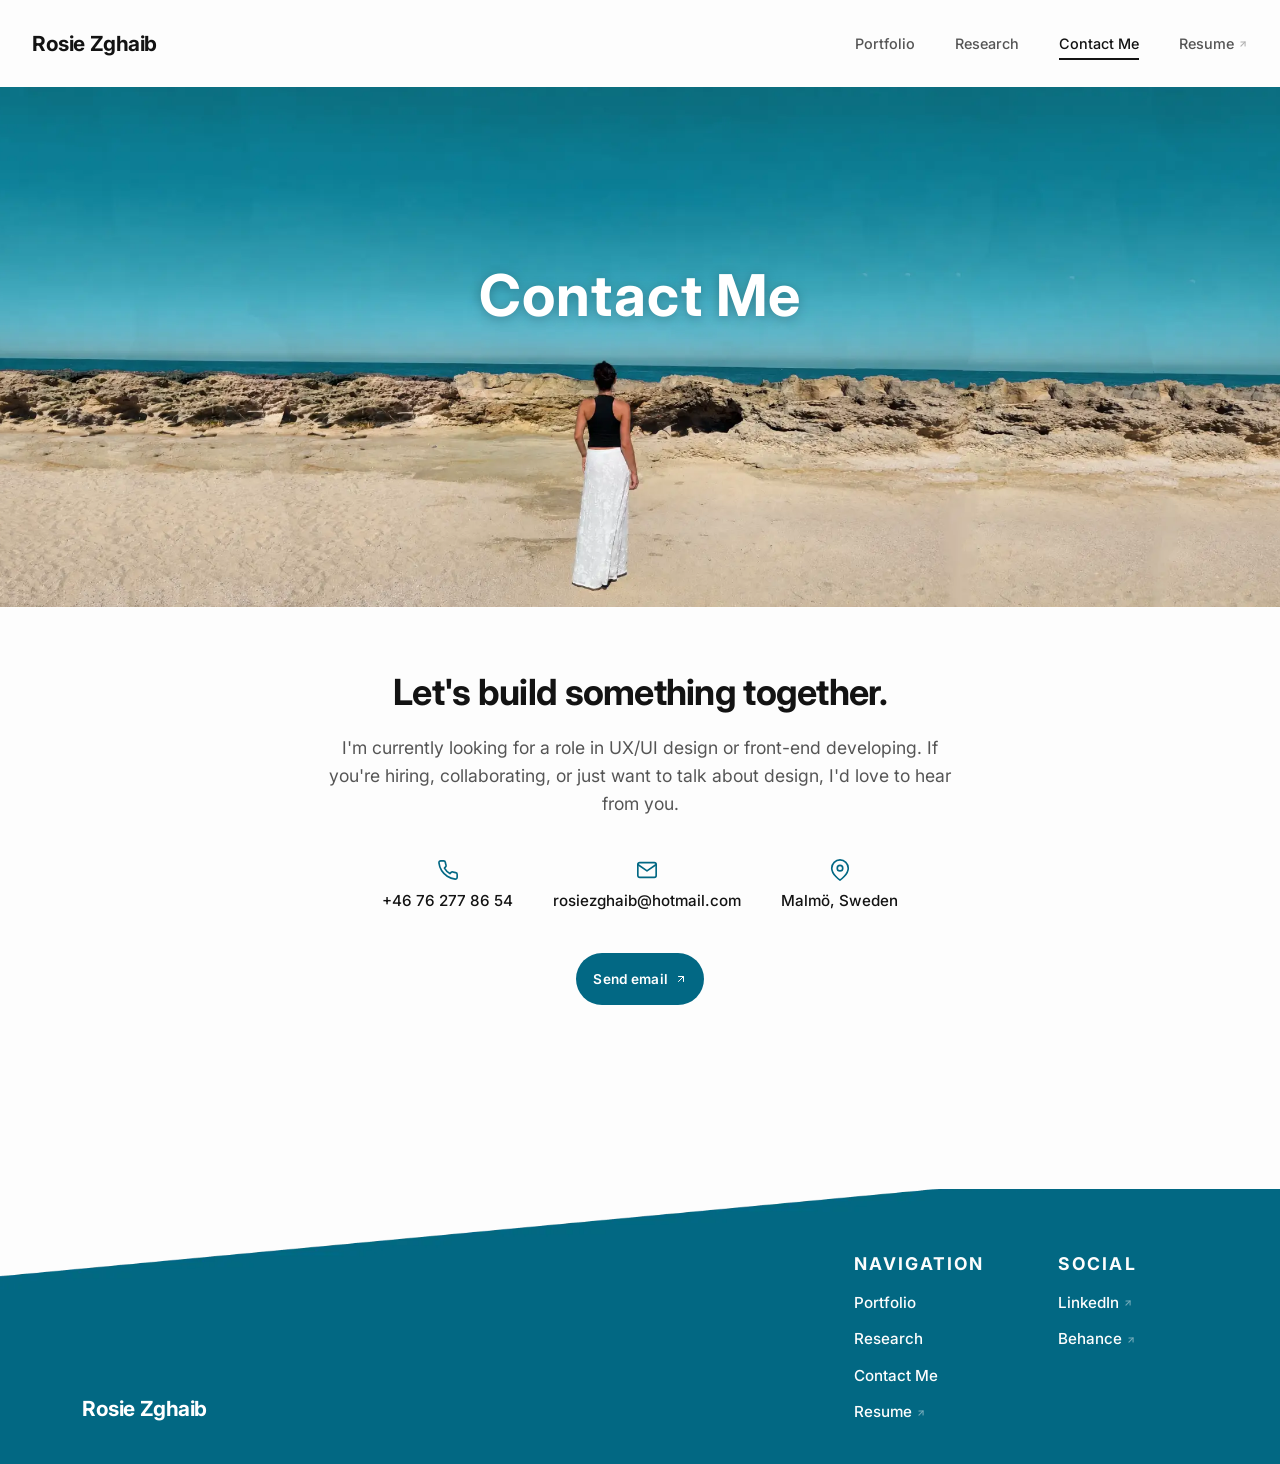
<file: contact.html>
<!DOCTYPE html>
<html lang="en">
<head>
  <meta charset="UTF-8" />
  <meta name="viewport" content="width=device-width, initial-scale=1.0" />
  <link rel="icon" type="image/svg+xml" href="assets/images/RZ.svg" />
  <title>Contact - Portfolio</title>
  <link rel="preconnect" href="https://fonts.googleapis.com" />
  <link rel="preconnect" href="https://fonts.gstatic.com" crossorigin />
  <link href="https://fonts.googleapis.com/css2?family=Instrument+Sans:wght@400;500;700&family=Inter:wght@400;500;600&display=swap" rel="stylesheet" />
  <link rel="stylesheet" href="https://cdn.jsdelivr.net/npm/bootstrap@5.3.3/dist/css/bootstrap.min.css" />
  <link rel="stylesheet" href="style.css" />
</head>
<body>

  <header class="site-header">
    <div class="header-inner">
      <a href="index.html" class="nav-logo">Rosie Zghaib</a>
      <nav class="nav-links">
        <a href="index.html#work">Portfolio</a>
        <a href="research.html">Research</a>
        <a href="contact.html" class="active">Contact Me</a>
        <a href="resume.pdf" target="_blank" rel="noopener" class="nav-link-external">
          Resume
          <svg width="10" height="10" viewBox="0 0 24 24" fill="none" stroke="currentColor" stroke-width="2.5" stroke-linecap="round" stroke-linejoin="round" aria-hidden="true">
            <path d="M7 17 17 7"/><path d="M7 7h10v10"/>
          </svg>
        </a>
      </nav>
      <button class="nav-toggle" aria-label="Open menu" aria-expanded="false">
        <span></span><span></span><span></span>
      </button>
    </div>
  </header>

  <div class="nav-overlay" aria-hidden="true">
    <button class="nav-overlay-close" aria-label="Close menu">&times;</button>
    <nav class="nav-overlay-links">
      <a href="index.html#work">Portfolio</a>
      <a href="research.html">Research</a>
      <a href="contact.html">Contact Me</a>
      <a href="resume.pdf" target="_blank" rel="noopener" class="nav-link-external">
        Resume
        <svg width="18" height="18" viewBox="0 0 24 24" fill="none" stroke="currentColor" stroke-width="2.5" stroke-linecap="round" stroke-linejoin="round" aria-hidden="true">
          <path d="M7 17 17 7"/><path d="M7 7h10v10"/>
        </svg>
      </a>
    </nav>
  </div>

  <section class="contact-hero contactpage-hero">
    <img class="contact-hero-img contactpage-hero-img" src="assets/images/hero_contact.webp" alt="" />
    <h1 class="contact-hero-title">Contact Me</h1>
  </section>

  <section class="content">
    <div class="contact-wrapper">
      <h2 class="contact-heading">Let's build something together.</h2>
      <p class="contact-blurb">I'm currently looking for a role in UX/UI design or front-end developing. If you're hiring, collaborating, or just want to talk about design, I'd love to hear from you.</p>

      <div class="contact-info-row">
        <div class="contact-info-item">
          <svg width="22" height="22" viewBox="0 0 24 24" fill="none" stroke="currentColor" stroke-width="1.8" stroke-linecap="round" stroke-linejoin="round" aria-hidden="true">
            <path d="M22 16.92v3a2 2 0 0 1-2.18 2 19.79 19.79 0 0 1-8.63-3.07 19.5 19.5 0 0 1-6-6 19.79 19.79 0 0 1-3.07-8.67A2 2 0 0 1 4.11 2h3a2 2 0 0 1 2 1.72c.127.96.361 1.903.7 2.81a2 2 0 0 1-.45 2.11L8.09 9.91a16 16 0 0 0 6 6l1.27-1.27a2 2 0 0 1 2.11-.45c.907.339 1.85.573 2.81.7A2 2 0 0 1 22 16.92z"/>
          </svg>
          <a href="tel:+46762778654">+46 76 277 86 54</a>
        </div>

        <div class="contact-info-item">
          <svg width="22" height="22" viewBox="0 0 24 24" fill="none" stroke="currentColor" stroke-width="1.8" stroke-linecap="round" stroke-linejoin="round" aria-hidden="true">
            <path d="M4 4h16c1.1 0 2 .9 2 2v12c0 1.1-.9 2-2 2H4c-1.1 0-2-.9-2-2V6c0-1.1.9-2 2-2z"/>
            <polyline points="22 6 12 13 2 6"/>
          </svg>
          <a href="mailto:rosiezghaib@hotmail.com">rosiezghaib@hotmail.com</a>
        </div>

        <div class="contact-info-item">
          <svg width="22" height="22" viewBox="0 0 24 24" fill="none" stroke="currentColor" stroke-width="1.8" stroke-linecap="round" stroke-linejoin="round" aria-hidden="true">
            <path d="M21 10c0 7-9 13-9 13s-9-6-9-13a9 9 0 0 1 18 0z"/>
            <circle cx="12" cy="10" r="3"/>
          </svg>
          <span>Malmö, Sweden</span>
        </div>
      </div>

      <a href="mailto:rosiezghaib@hotmail.com" class="hero-cta contact-email-btn">
        Send email
        <svg width="12" height="12" viewBox="0 0 24 24" fill="none" stroke="currentColor" stroke-width="2" stroke-linecap="round" stroke-linejoin="round" aria-hidden="true">
          <path d="M7 17 17 7"/><path d="M7 7h10v10"/>
        </svg>
      </a>
    </div>
  </section>

  <footer class="site-footer">
    <div class="container footer-grid">
      <div class="footer-brand">
        <a href="index.html" class="footer-logo-text">Rosie Zghaib</a>
      </div>

      <div class="footer-links">
        <div class="footer-col">
          <h3 class="footer-title">NAVIGATION</h3>
          <a href="index.html#work">Portfolio</a>
          <a href="research.html">Research</a>
          <a href="contact.html">Contact Me</a>
          <a href="resume.pdf" target="_blank" rel="noopener" class="nav-link-external">
            Resume
            <svg width="10" height="10" viewBox="0 0 24 24" fill="none" stroke="currentColor" stroke-width="2.5" stroke-linecap="round" stroke-linejoin="round" aria-hidden="true">
              <path d="M7 17 17 7"/><path d="M7 7h10v10"/>
            </svg>
          </a>
        </div>

        <div class="footer-col">
          <h3 class="footer-title">SOCIAL</h3>
          <a href="https://www.linkedin.com/in/rosie-zghaib-328677233" target="_blank" rel="noopener noreferrer" class="nav-link-external">
            LinkedIn
            <svg width="10" height="10" viewBox="0 0 24 24" fill="none" stroke="currentColor" stroke-width="2.5" stroke-linecap="round" stroke-linejoin="round" aria-hidden="true">
              <path d="M7 17 17 7"/><path d="M7 7h10v10"/>
            </svg>
          </a>
          <a href="https://www.behance.net/rosiezghaib" target="_blank" rel="noopener noreferrer" class="nav-link-external">
            Behance
            <svg width="10" height="10" viewBox="0 0 24 24" fill="none" stroke="currentColor" stroke-width="2.5" stroke-linecap="round" stroke-linejoin="round" aria-hidden="true">
              <path d="M7 17 17 7"/><path d="M7 7h10v10"/>
            </svg>
          </a>
        </div>
      </div>
    </div>
  </footer>

  <button class="scroll-top-btn" id="scrollTopBtn" aria-label="Scroll to top">
    <svg width="18" height="18" viewBox="0 0 24 24" fill="none" stroke="currentColor" stroke-width="2.5" stroke-linecap="round" stroke-linejoin="round" aria-hidden="true">
      <line x1="12" y1="19" x2="12" y2="5"/>
      <polyline points="5 12 12 5 19 12"/>
    </svg>
  </button>

  <script>
    const toggle = document.querySelector('.nav-toggle');
    const overlay = document.querySelector('.nav-overlay');
    const overlayClose = document.querySelector('.nav-overlay-close');

    function openMenu() {
      overlay.classList.add('open');
      overlay.setAttribute('aria-hidden', 'false');
      toggle.setAttribute('aria-expanded', 'true');
      document.body.style.overflow = 'hidden';
    }

    function closeMenu() {
      overlay.classList.remove('open');
      overlay.setAttribute('aria-hidden', 'true');
      toggle.setAttribute('aria-expanded', 'false');
      document.body.style.overflow = '';
    }

    // Scroll to top
    const scrollTopBtn = document.getElementById('scrollTopBtn');
    if (scrollTopBtn) {
      window.addEventListener('scroll', () => {
        scrollTopBtn.classList.toggle('visible', window.scrollY > 400);
      }, { passive: true });

      scrollTopBtn.addEventListener('click', () => {
        window.scrollTo({ top: 0, behavior: 'smooth' });
      });
    }

    toggle.addEventListener('click', openMenu);
    overlayClose.addEventListener('click', closeMenu);

    document.querySelectorAll('.nav-overlay-links a').forEach(a =>
      a.addEventListener('click', closeMenu)
    );

    // Slide header up on scroll down, back down on scroll up
    const header = document.querySelector('.site-header');
    let lastScrollY = window.scrollY;

    function syncHeaderOffset() {
      document.body.style.paddingTop = header.offsetHeight + 'px';
    }
    syncHeaderOffset();
    window.addEventListener('resize', syncHeaderOffset);

    window.addEventListener('scroll', () => {
      const y = window.scrollY;
      if (y > lastScrollY && y > header.offsetHeight) {
        header.classList.add('hidden');
      } else {
        header.classList.remove('hidden');
      }
      lastScrollY = y;
    }, { passive: true });

    // Scroll-triggered reveal animations
    document.documentElement.classList.add('js-reveal');

    const revealEls = document.querySelectorAll(
      '.project-card, .process-card, .research-box, .research-heading, .contact-wrapper, .contact-info-item, .card-image'
    );

    const revealCounts = new Map();
    revealEls.forEach((el) => {
      el.classList.add('reveal-init');
      const count = revealCounts.get(el.parentElement) || 0;
      el.style.transitionDelay = Math.min(count, 5) * 80 + 'ms';
      revealCounts.set(el.parentElement, count + 1);
    });

    if ('IntersectionObserver' in window) {
      const revealObserver = new IntersectionObserver((entries) => {
        entries.forEach((entry) => {
          if (entry.isIntersecting) {
            entry.target.classList.add('reveal-visible');
            revealObserver.unobserve(entry.target);
          }
        });
      }, { threshold: 0.15, rootMargin: '0px 0px -8% 0px' });

      revealEls.forEach((el) => revealObserver.observe(el));
    } else {
      revealEls.forEach((el) => el.classList.add('reveal-visible'));
    }
  </script>
</body>
</html>
</file>
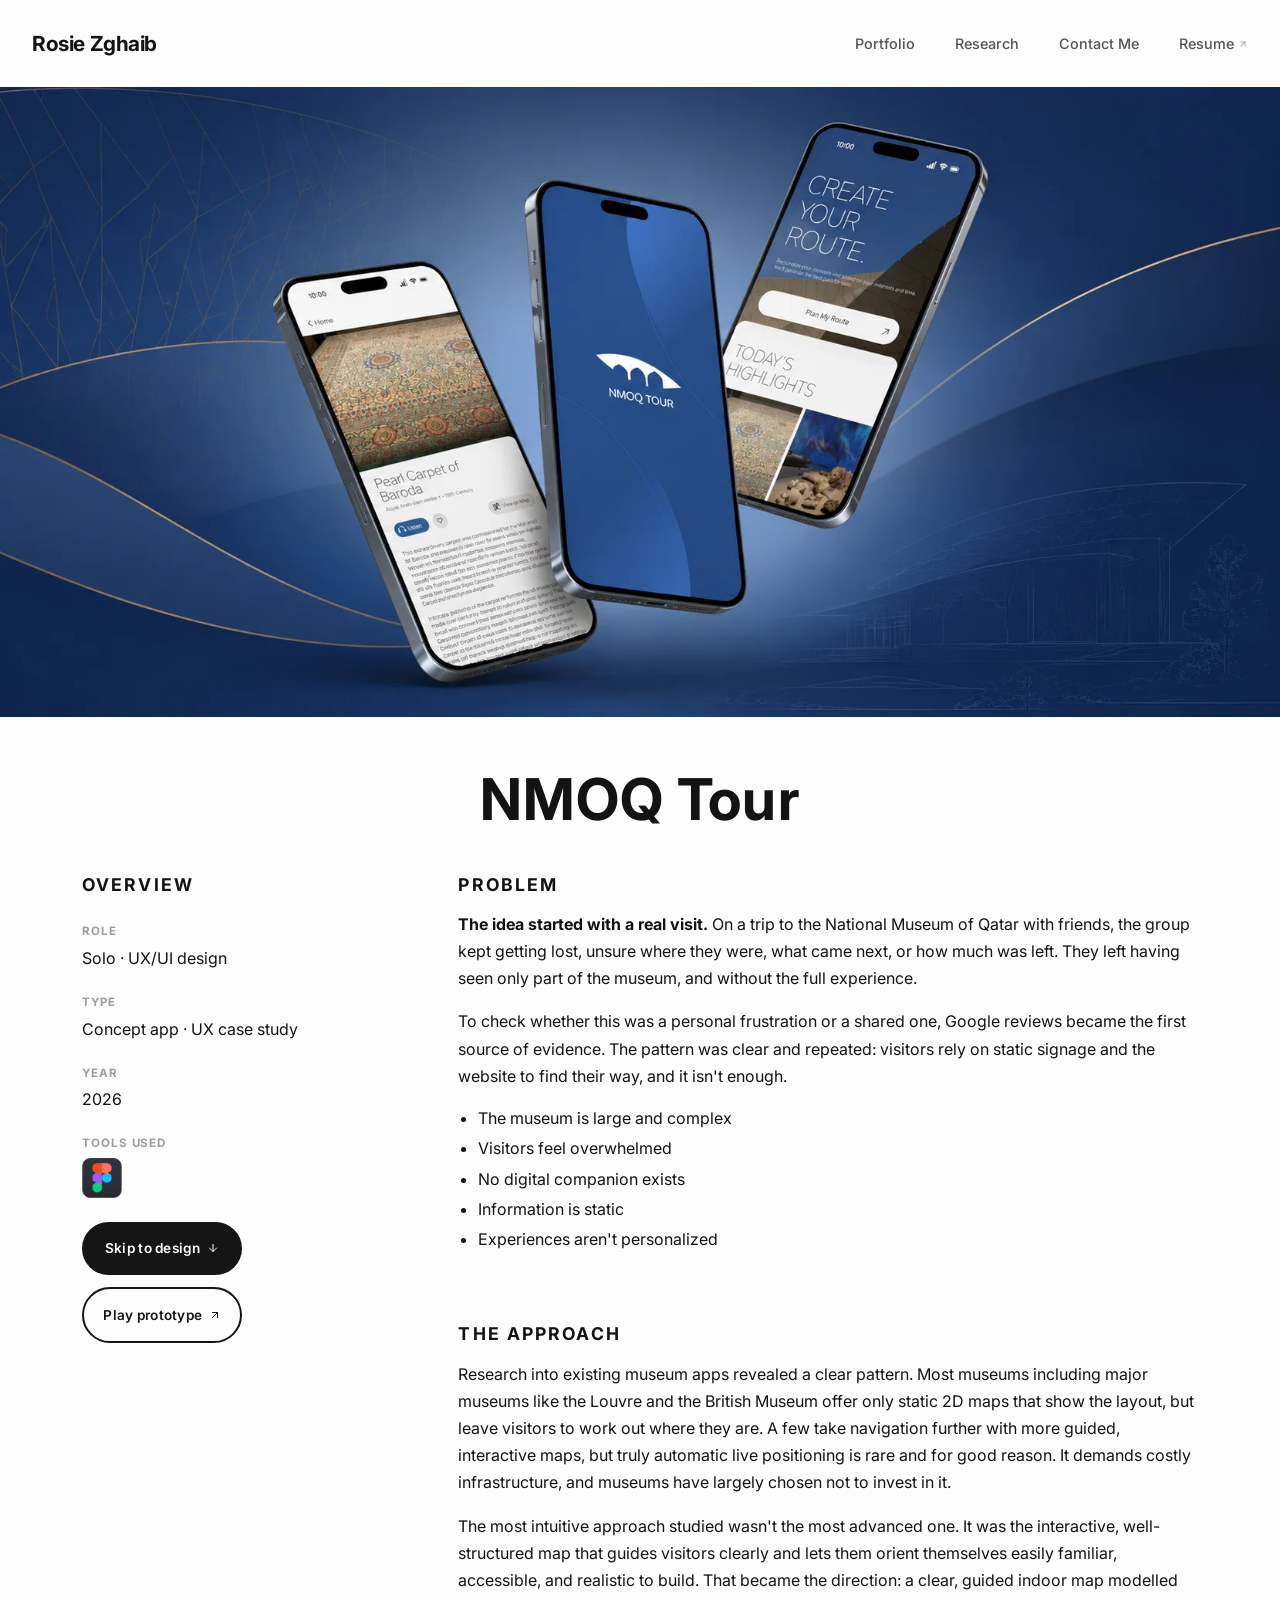
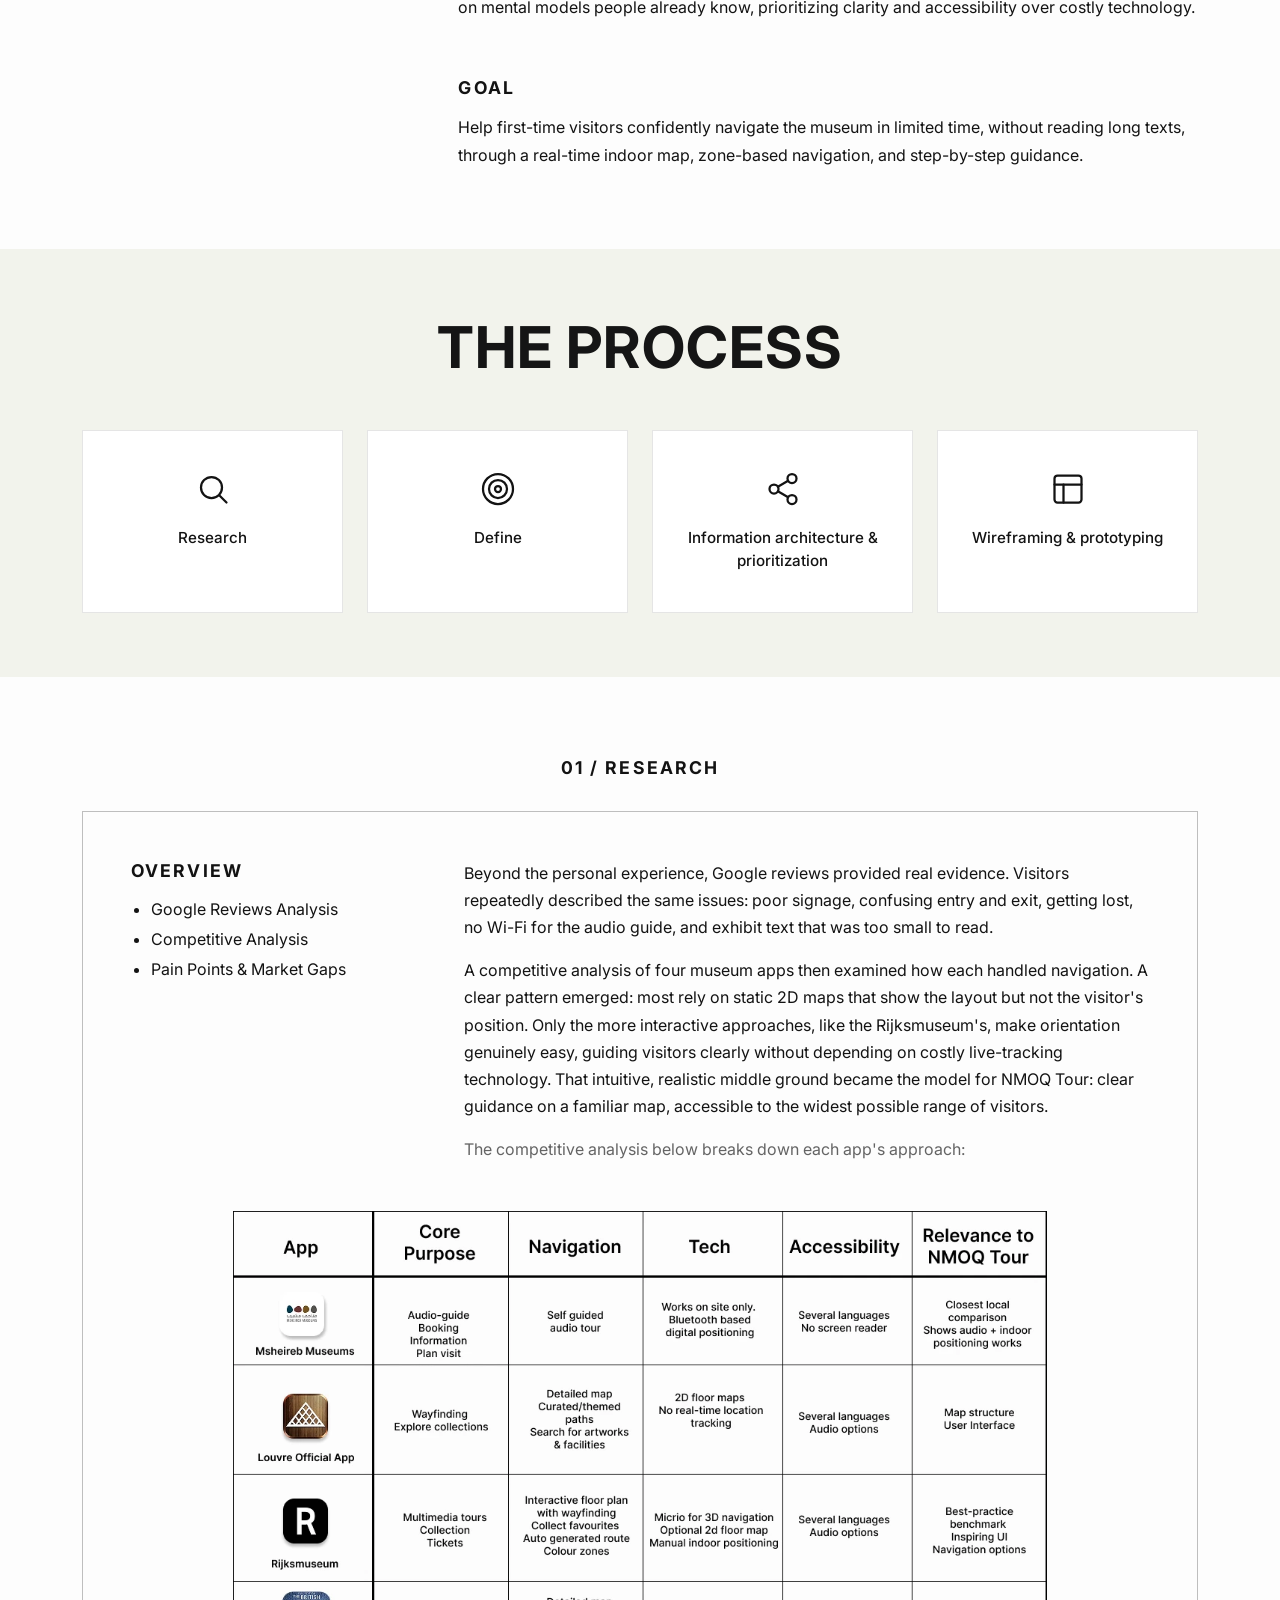
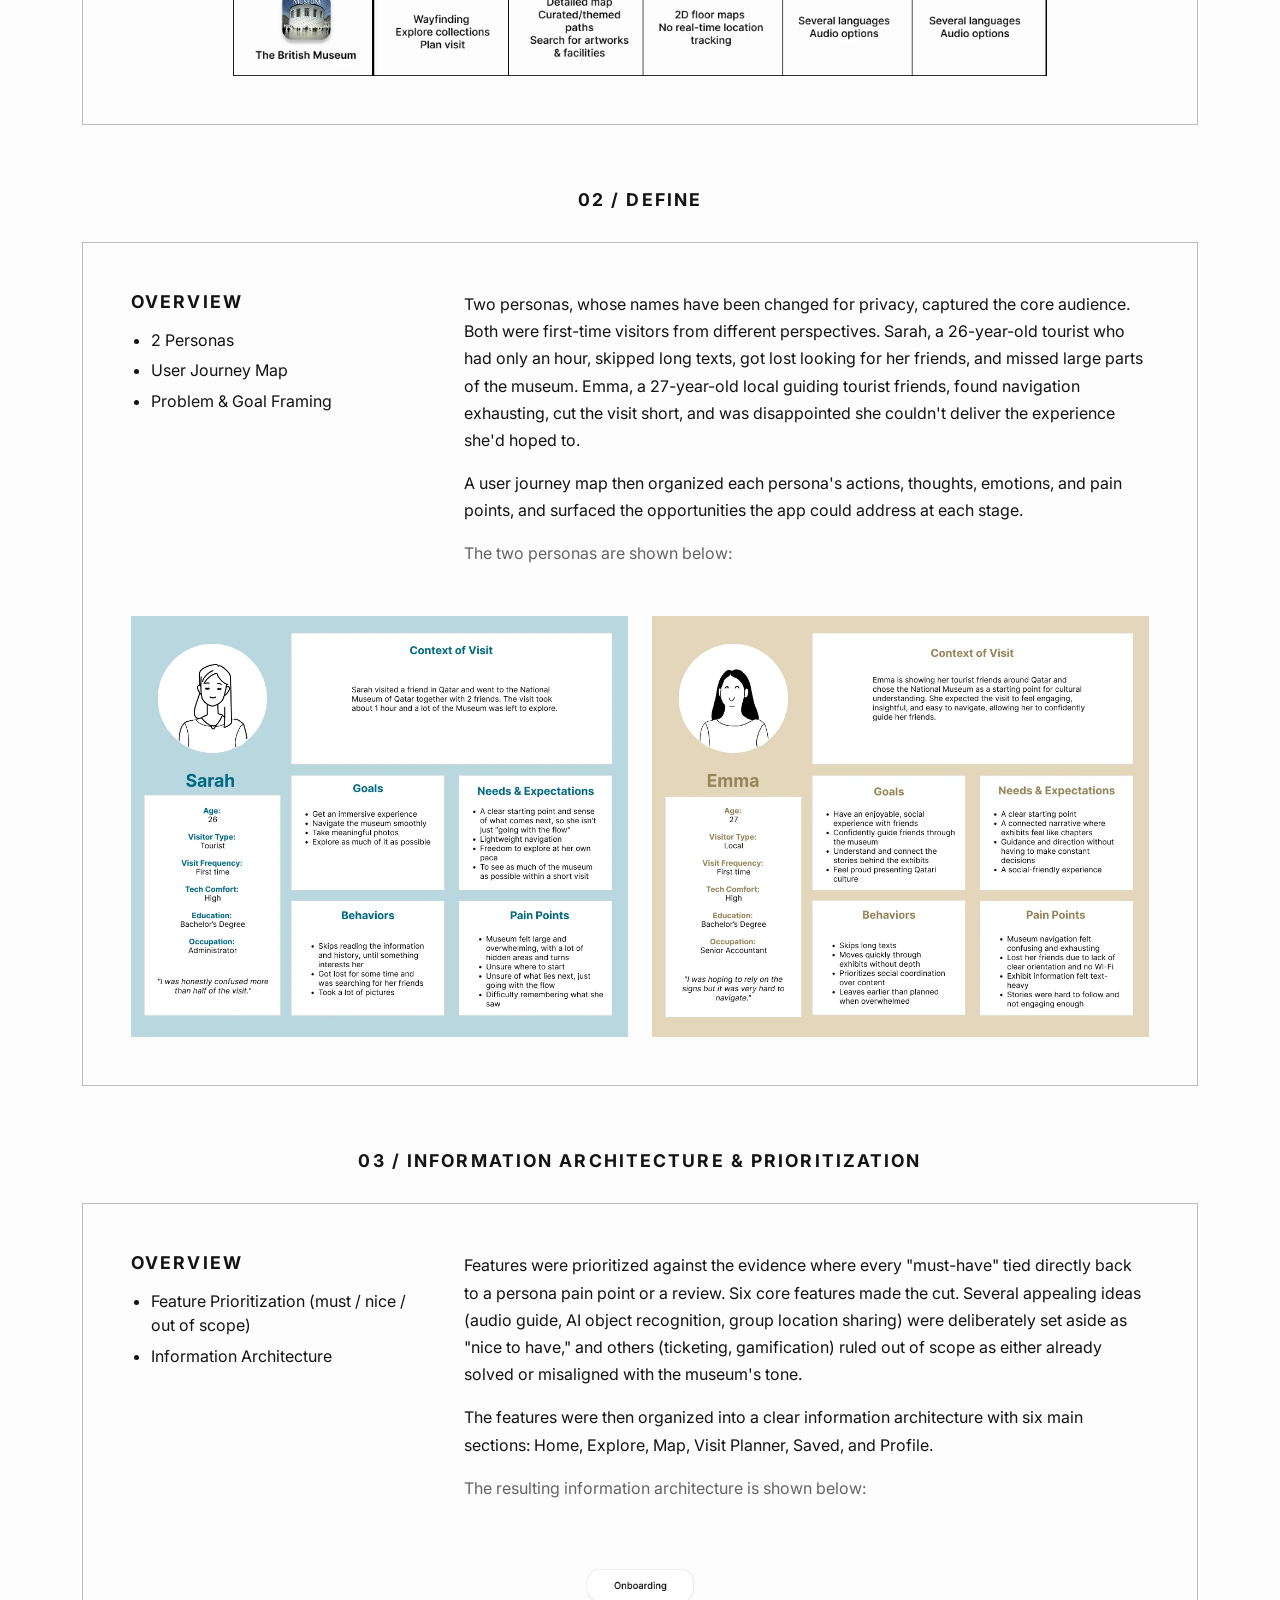
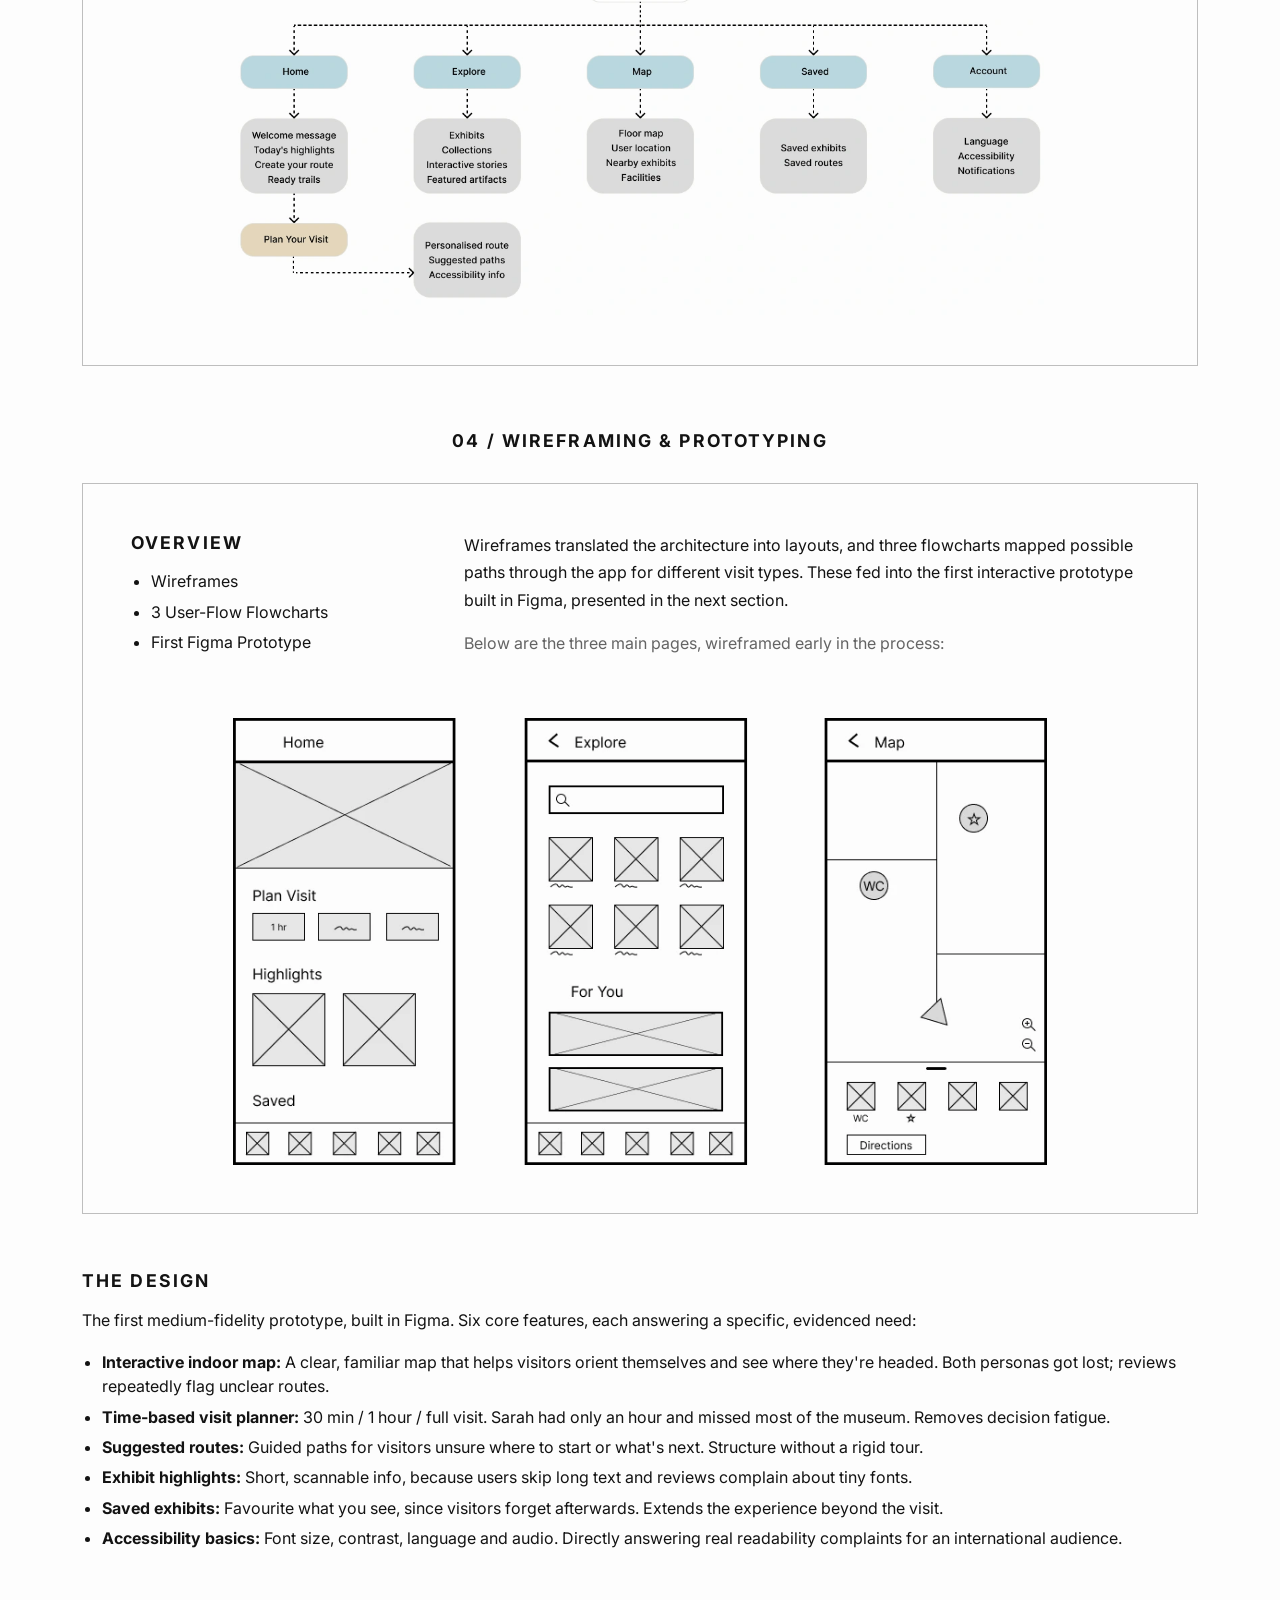
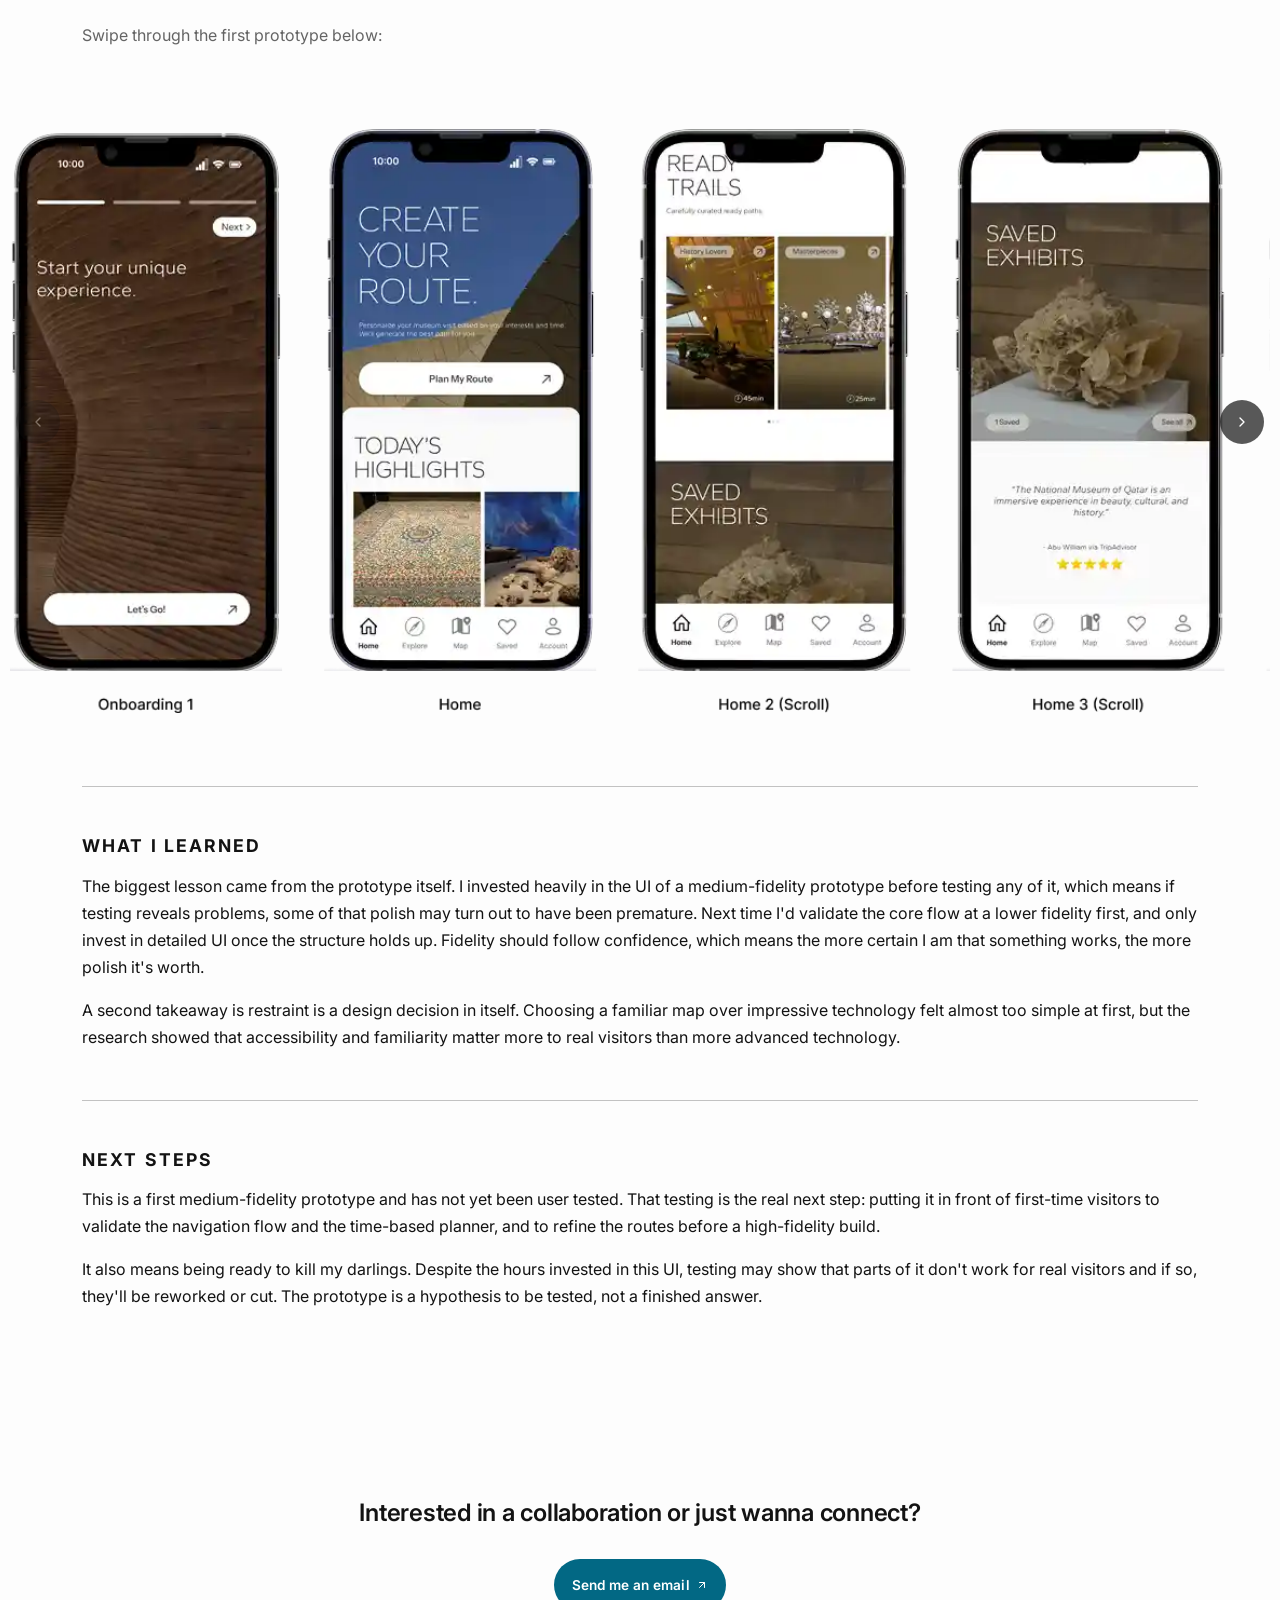
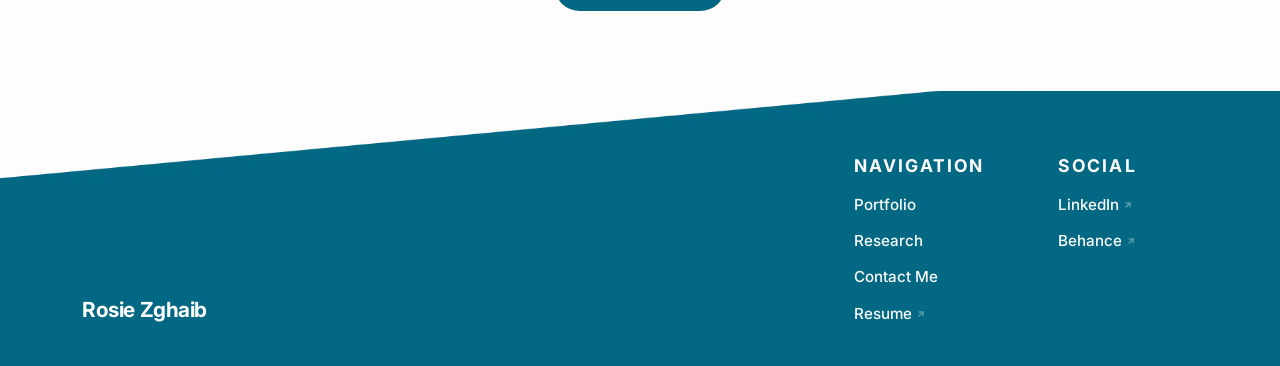
<file: nmoq.html>
<!DOCTYPE html>
<html lang="en">
<head>
  <meta charset="UTF-8" />
  <meta name="viewport" content="width=device-width, initial-scale=1.0" />
  <link rel="icon" type="image/svg+xml" href="assets/images/RZ.svg" />
  <title>NMOQ Tour - Portfolio</title>
  <link rel="preconnect" href="https://fonts.googleapis.com" />
  <link rel="preconnect" href="https://fonts.gstatic.com" crossorigin />
  <link href="https://fonts.googleapis.com/css2?family=Instrument+Sans:wght@400;500;700&family=Inter:wght@400;500;600&display=swap" rel="stylesheet" />
  <link rel="stylesheet" href="https://cdn.jsdelivr.net/npm/bootstrap@5.3.3/dist/css/bootstrap.min.css" />
  <link rel="stylesheet" href="style.css" />
</head>
<body class="nmoq-page">

  <header class="site-header">
    <div class="header-inner">
      <a href="index.html" class="nav-logo">Rosie Zghaib</a>
      <nav class="nav-links">
        <a href="index.html#work">Portfolio</a>
        <a href="research.html">Research</a>
        <a href="contact.html">Contact Me</a>
        <a href="resume.pdf" target="_blank" rel="noopener" class="nav-link-external">
          Resume
          <svg width="10" height="10" viewBox="0 0 24 24" fill="none" stroke="currentColor" stroke-width="2.5" stroke-linecap="round" stroke-linejoin="round" aria-hidden="true">
            <path d="M7 17 17 7"/><path d="M7 7h10v10"/>
          </svg>
        </a>
      </nav>
      <button class="nav-toggle" aria-label="Open menu" aria-expanded="false">
        <span></span><span></span><span></span>
      </button>
    </div>
  </header>

  <div class="nav-overlay" aria-hidden="true">
    <button class="nav-overlay-close" aria-label="Close menu">&times;</button>
    <nav class="nav-overlay-links">
      <a href="index.html#work">Portfolio</a>
      <a href="research.html">Research</a>
      <a href="contact.html">Contact Me</a>
      <a href="resume.pdf" target="_blank" rel="noopener" class="nav-link-external">
        Resume
        <svg width="18" height="18" viewBox="0 0 24 24" fill="none" stroke="currentColor" stroke-width="2.5" stroke-linecap="round" stroke-linejoin="round" aria-hidden="true">
          <path d="M7 17 17 7"/><path d="M7 7h10v10"/>
        </svg>
      </a>
    </nav>
  </div>

  <!-- ── Project Hero ── -->
  <section class="project-hero">
    <div class="project-hero-img">
      <!-- Insert hero image here -->
           <img class="hero-bg" src="assets/images/hero_nmoq.webp" alt="NMOQ Hero" />
    </div>
  </section>

  <h1 class="project-title">NMOQ Tour</h1>

  <!-- ── Overview + Content ── -->
  <section class="project-content">
    <div class="container project-content-grid">

      <!-- Left column: Overview -->
      <aside class="project-overview">
        <h2>OVERVIEW</h2>

        <div class="overview-block">
          <span class="overview-label">Role</span>
          <p class="overview-value">Solo · UX/UI design</p>
        </div>

        <div class="overview-block">
          <span class="overview-label">Type</span>
          <p class="overview-value">Concept app · UX case study</p>
        </div>

        <div class="overview-block">
          <span class="overview-label">Year</span>
          <p class="overview-value">2026</p>
        </div>

        <div class="overview-block">
          <span class="overview-label">Tools Used</span>
          <div class="tool-icons">
            <img class="tool-icon" src="assets/images/figma.webp" alt="Figma" title="Figma" />
          </div>
        </div>

        <a href="#the-design" class="play-prototype-btn">
          Skip to design
          <svg width="12" height="12" viewBox="0 0 24 24" fill="none" stroke="currentColor" stroke-width="2" stroke-linecap="round" stroke-linejoin="round" aria-hidden="true">
            <path d="M12 5v14" />
            <path d="M19 12l-7 7-7-7" />
          </svg>
        </a>

        <a href="https://www.figma.com/proto/lMWp2U2OxWBYwz64izCpjX/Medium-Fidelity-National-Museum-Qatar?node-id=114-240&p=f&t=wSAiC1iGsQ6LQZOj-1&scaling=scale-down&content-scaling=fixed&page-id=0%3A1&starting-point-node-id=114%3A240&show-proto-sidebar=1" target="_blank" rel="noopener noreferrer" class="play-prototype-btn play-prototype-btn-outline">
          Play prototype
          <svg width="12" height="12" viewBox="0 0 24 24" fill="none" stroke="currentColor" stroke-width="2" stroke-linecap="round" stroke-linejoin="round" aria-hidden="true">
            <path d="M7 17 17 7" />
            <path d="M7 7h10v10" />
          </svg>
        </a>
      </aside>

      <!-- Right column: Problem / Concept / Project Goals -->
      <div class="project-main">

        <div class="project-block">
          <h2>PROBLEM</h2>
          <p><b>The idea started with a real visit. </b>
            On a trip to the National Museum of Qatar with friends, the group kept getting lost, unsure where they were, what came next, or how much was left. They left having seen only part of the museum, and without the full experience.</p>
            <p>To check whether this was a personal frustration or a shared one, Google reviews became the first source of evidence. The pattern was clear and repeated: visitors rely on static signage and the website to find their way, and it isn't enough.</p>
            <ul class="research-list">
              <li>The museum is large and complex</li>
              <li>Visitors feel overwhelmed</li>
              <li>No digital companion exists</li>
              <li>Information is static</li>
              <li>Experiences aren't personalized</li>
            </ul>
        </div>

        <div class="project-block">
          <h2>THE APPROACH</h2>
          <p>Research into existing museum apps revealed a clear pattern. Most museums including major museums like the Louvre and the British Museum offer only static 2D maps that show the layout, but leave visitors to work out where they are. A few take navigation further with more guided, interactive maps, but truly automatic live positioning is rare and for good reason. It demands costly infrastructure, and museums have largely chosen not to invest in it.</p>
          <p>The most intuitive approach studied wasn't the most advanced one. It was the interactive, well-structured map that guides visitors clearly and lets them orient themselves easily familiar, accessible, and realistic to build. That became the direction: a clear, guided indoor map modelled on mental models people already know, prioritizing clarity and accessibility over costly technology.</p>
        </div>

        <div class="project-block">
          <h2>GOAL</h2>
          <p>Help first-time visitors confidently navigate the museum in limited time, without reading long texts, through a real-time indoor map, zone-based navigation, and step-by-step guidance.</p>
        </div>

      </div>
    </div>
  </section>

  <!-- ── Process ── -->
  <section class="process-section">
    <div class="container">
      <h1 class="process-title">THE PROCESS</h1>

      <div class="process-row">
        <a href="#research" class="process-card">
          <div class="process-icon">
            <svg width="36" height="36" viewBox="0 0 24 24" fill="none" stroke="currentColor" stroke-width="1.5" stroke-linecap="round" stroke-linejoin="round"><circle cx="11" cy="11" r="7"/><path d="M21 21l-4.35-4.35"/></svg>
          </div>
          <p class="process-label">Research</p>
        </a>

        <a href="#define" class="process-card">
          <div class="process-icon">
            <svg width="36" height="36" viewBox="0 0 24 24" fill="none" stroke="currentColor" stroke-width="1.5" stroke-linecap="round" stroke-linejoin="round"><circle cx="12" cy="12" r="10"/><circle cx="12" cy="12" r="6"/><circle cx="12" cy="12" r="2"/></svg>
          </div>
          <p class="process-label">Define</p>
        </a>

        <a href="#information-architecture" class="process-card">
          <div class="process-icon">
            <svg width="36" height="36" viewBox="0 0 24 24" fill="none" stroke="currentColor" stroke-width="1.5" stroke-linecap="round" stroke-linejoin="round"><circle cx="18" cy="5" r="3"/><circle cx="6" cy="12" r="3"/><circle cx="18" cy="19" r="3"/><line x1="8.59" y1="13.51" x2="15.42" y2="17.49"/><line x1="15.41" y1="6.51" x2="8.59" y2="10.49"/></svg>
          </div>
          <p class="process-label"> Information architecture & prioritization</p>
        </a>

        <a href="#wireframing" class="process-card">
          <div class="process-icon">
            <svg width="36" height="36" viewBox="0 0 24 24" fill="none" stroke="currentColor" stroke-width="1.5" stroke-linecap="round" stroke-linejoin="round"><rect x="3" y="3" width="18" height="18" rx="2" ry="2"/><line x1="3" y1="9" x2="21" y2="9"/><line x1="9" y1="21" x2="9" y2="9"/></svg>
          </div>
          <p class="process-label">Wireframing & prototyping</p>
        </a>
      </div>
    </div>
  </section>

  <!-- ── Research ── -->
  <section class="research-section">
    <div class="container">
      <h2 id="research" class="research-heading">01 / RESEARCH</h2>

      <div class="research-box">
        <div class="research-top">
          <aside class="research-overview">
            <h3>OVERVIEW</h3>
            <ul class="research-list">
              <li>Google Reviews Analysis</li>
              <li>Competitive Analysis</li>
              <li>Pain Points & Market Gaps</li>
            </ul>
          </aside>

          <div class="research-text">
            <p>Beyond the personal experience, Google reviews provided real evidence. Visitors repeatedly described the same issues: poor signage, confusing entry and exit, getting lost, no Wi-Fi for the audio guide, and exhibit text that was too small to read.</p>
            <p>A competitive analysis of four museum apps then examined how each handled navigation. A clear pattern emerged: most rely on static 2D maps that show the layout but not the visitor's position. Only the more interactive approaches, like the Rijksmuseum's, make orientation genuinely easy, guiding visitors clearly without depending on costly live-tracking technology. That intuitive, realistic middle ground became the model for NMOQ Tour: clear guidance on a familiar map, accessible to the widest possible range of visitors.</p>
            <p class="image-caption-intro">The competitive analysis below breaks down each app's approach:</p>
          </div>
        </div>

        <img class="research-image" src="assets/images/competitiveanalysis.webp" alt="Features Prioritization" />
        </div>
      </div>
    </div>
  </section>

    <!-- ── Define -->

    <section class="research-section">
    <div class="container">
      <h2 id="define" class="research-heading">02 / DEFINE</h2>

      <div class="research-box">
        <div class="research-top">
          <aside class="research-overview">
            <h3>OVERVIEW</h3>
            <ul class="research-list">
              <li>2 Personas</li>
              <li>User Journey Map</li>
              <li>Problem & Goal Framing</li>
            </ul>
          </aside>

          <div class="research-text">
            <p>Two personas, whose names have been changed for privacy, captured the core audience. Both were first-time visitors from different perspectives. 
              Sarah, a 26-year-old tourist who had only an hour, skipped long texts, got lost looking for her friends, and missed large parts of the museum. Emma, a 27-year-old local guiding tourist friends, found navigation exhausting, cut the visit short, and was disappointed she couldn't deliver the experience she'd hoped to.</p>
            <p>A user journey map then organized each persona's actions, thoughts, emotions, and pain points, and surfaced the opportunities the app could address at each stage.</p>
            <p class="image-caption-intro">The two personas are shown below:</p>
          </div>
        </div>

        <div class="research-image-row">
          <img class="research-image" src="assets/images/sarah.webp" alt="Sarah persona" />
          <img class="research-image" src="assets/images/emma.webp" alt="Emma persona" />
        </div>
      </div>
    </div>
  </section>

  <!-- ── Information Architecture -->

    <section class="research-section">
    <div class="container">
      <h2 id="information-architecture" class="research-heading">03 /  INFORMATION ARCHITECTURE & PRIORITIZATION</h2>

      <div class="research-box">
        <div class="research-top">
          <aside class="research-overview">
            <h3>OVERVIEW</h3>
            <ul class="research-list">
              <li>Feature Prioritization (must / nice / out of scope)</li>
              <li>Information Architecture</li>
            </ul>
          </aside>

          <div class="research-text">
            <p>Features were prioritized against the evidence where every "must-have" tied directly back to a persona pain point or a review. Six core features made the cut. 
              Several appealing ideas (audio guide, AI object recognition, group location sharing) were deliberately set aside as "nice to have," and others (ticketing, gamification) ruled out of scope as either already solved or misaligned with the museum's tone.</p>
            <p>The features were then organized into a clear information architecture with six main sections: Home, Explore, Map, Visit Planner, Saved, and Profile.</p>
            <p class="image-caption-intro">The resulting information architecture is shown below:</p>
          </div>
        </div>

        <img class="research-image" src="assets/images/informationarchitecture.webp" alt="Features Prioritization" />
      </div>
    </div>
  </section>

  <!-- ── Wireframes & Prototyping -->

    <section class="research-section">
    <div class="container">
      <h2 id="wireframing" class="research-heading">04 / WIREFRAMING & PROTOTYPING</h2>

      <div class="research-box">
        <div class="research-top">
          <aside class="research-overview">
            <h3>OVERVIEW</h3>
            <ul class="research-list">
              <li>Wireframes</li>
              <li>3 User-Flow Flowcharts</li>
              <li>First Figma Prototype</li>
            </ul>
          </aside>

          <div class="research-text">
            <p>Wireframes translated the architecture into layouts, and three flowcharts mapped possible paths through the app for different visit types. 
              These fed into the first interactive prototype built in Figma, presented in the next section.</p>
              <p class="image-caption-intro">Below are the three main pages, wireframed early in the process:</p>
          </div>
        </div>

        <img class="research-image" src="assets/images/wireframes_nmoq.webp" alt="Wireframes" />
      </div>
    </div>
  </section>

    <!-- ── Design -->
    <section class="project-content mt-4 mb-4">
        <div class="container">
        <div class="project-main">

          <div class="project-block">
          <h2 id="the-design">THE DESIGN</h2>
          <p>The first medium-fidelity prototype, built in Figma. Six core features, each answering a specific, evidenced need:</p>

            <ul class="research-list">
              <li><b>Interactive indoor map:</b> A clear, familiar map that helps visitors orient themselves and see where they're headed. Both personas got lost; reviews repeatedly flag unclear routes.</li>
              <li><b>Time-based visit planner:</b> 30 min / 1 hour / full visit. Sarah had only an hour and missed most of the museum. Removes decision fatigue.</li>
              <li><b>Suggested routes:</b> Guided paths for visitors unsure where to start or what's next. Structure without a rigid tour.</li>
              <li><b>Exhibit highlights:</b> Short, scannable info, because users skip long text and reviews complain about tiny fonts.</li>
              <li><b>Saved exhibits:</b> Favourite what you see, since visitors forget afterwards. Extends the experience beyond the visit.</li>
              <li><b>Accessibility basics:</b> Font size, contrast, language and audio. Directly answering real readability complaints for an international audience.</li>
            </ul>
          </div>
          <div class="research-text">
          <p class="image-caption-intro"> Swipe through the first prototype below:</p>
          </div>

          <div class="image-carousel">
            <button class="carousel-arrow carousel-arrow-prev" aria-label="Previous slide">
              <svg width="16" height="16" viewBox="0 0 24 24" fill="none" stroke="currentColor" stroke-width="2" stroke-linecap="round" stroke-linejoin="round"><path d="M15 18l-6-6 6-6"/></svg>
            </button>
            <div class="image-carousel-track">
              <div class="image-carousel-slide">
                <img src="assets/images/carousel_nmoq.webp" alt="NMOQ app screens" />
              </div>
            </div>
            <button class="carousel-arrow carousel-arrow-next" aria-label="Next slide">
              <svg width="16" height="16" viewBox="0 0 24 24" fill="none" stroke="currentColor" stroke-width="2" stroke-linecap="round" stroke-linejoin="round"><path d="M9 18l6-6-6-6"/></svg>
            </button>
          </div>
        </div>

        <hr class="mt-5 mb-5">

          <div class="project-block">
        <h2>WHAT I LEARNED</h2>
          <p>The biggest lesson came from the prototype itself. I invested heavily in the UI of a medium-fidelity prototype before testing any of it, which means if testing reveals problems, some of that polish may turn out to have been premature. 
            Next time I'd validate the core flow at a lower fidelity first, and only invest in detailed UI once the structure holds up. Fidelity should follow confidence, which means the more certain I am that something works, the more polish it's worth.</p>
            <p>A second takeaway is restraint is a design decision in itself. Choosing a familiar map over impressive technology felt almost too simple at first, but the research showed that accessibility and familiarity matter more to real visitors than more advanced technology.</p>
        </div>

        <hr class="mt-5 mb-5">

          <div class="project-block">
        <h2>NEXT STEPS</h2>
          <p>This is a first medium-fidelity prototype and has not yet been user tested. That testing is the real next step: putting it in front of first-time visitors to validate the navigation flow and the time-based planner, and to refine the routes before a high-fidelity build.</p>
            <p>It also means being ready to kill my darlings. Despite the hours invested in this UI, testing may show that parts of it don't work for real visitors and if so, they'll be reworked or cut. The prototype is a hypothesis to be tested, not a finished answer.</p>
        </div>

        </div>
        </section>

  <section class="project-cta">
    <div class="container">
      <p class="project-cta-text">Interested in a collaboration or just wanna connect?</p>
      <a href="mailto:rosiezghaib@hotmail.com" class="hero-cta project-cta-email-btn">
        Send me an email
        <svg width="12" height="12" viewBox="0 0 24 24" fill="none" stroke="currentColor" stroke-width="2" stroke-linecap="round" stroke-linejoin="round" aria-hidden="true">
          <path d="M7 17 17 7"/><path d="M7 7h10v10"/>
        </svg>
      </a>
    </div>
  </section>

  <footer class="site-footer">
    <div class="container footer-grid">
      <div class="footer-brand">
        <a href="index.html" class="footer-logo-text">Rosie Zghaib</a>
      </div>

      <div class="footer-links">
        <div class="footer-col">
          <h3 class="footer-title">NAVIGATION</h3>
          <a href="index.html#work">Portfolio</a>
          <a href="research.html">Research</a>
          <a href="contact.html">Contact Me</a>
          <a href="resume.pdf" target="_blank" rel="noopener" class="nav-link-external">
            Resume
            <svg width="10" height="10" viewBox="0 0 24 24" fill="none" stroke="currentColor" stroke-width="2.5" stroke-linecap="round" stroke-linejoin="round" aria-hidden="true">
              <path d="M7 17 17 7"/><path d="M7 7h10v10"/>
            </svg>
          </a>
        </div>

        <div class="footer-col">
          <h3 class="footer-title">SOCIAL</h3>
          <a href="https://www.linkedin.com/in/rosie-zghaib-328677233" target="_blank" rel="noopener noreferrer" class="nav-link-external">
            LinkedIn
            <svg width="10" height="10" viewBox="0 0 24 24" fill="none" stroke="currentColor" stroke-width="2.5" stroke-linecap="round" stroke-linejoin="round" aria-hidden="true">
              <path d="M7 17 17 7"/><path d="M7 7h10v10"/>
            </svg>
          </a>
          <a href="https://www.behance.net/rosiezghaib" target="_blank" rel="noopener noreferrer" class="nav-link-external">
            Behance
            <svg width="10" height="10" viewBox="0 0 24 24" fill="none" stroke="currentColor" stroke-width="2.5" stroke-linecap="round" stroke-linejoin="round" aria-hidden="true">
              <path d="M7 17 17 7"/><path d="M7 7h10v10"/>
            </svg>
          </a>
        </div>
      </div>
    </div>
  </footer>

  <button class="scroll-top-btn" id="scrollTopBtn" aria-label="Scroll to top">
    <svg width="18" height="18" viewBox="0 0 24 24" fill="none" stroke="currentColor" stroke-width="2.5" stroke-linecap="round" stroke-linejoin="round" aria-hidden="true">
      <line x1="12" y1="19" x2="12" y2="5"/>
      <polyline points="5 12 12 5 19 12"/>
    </svg>
  </button>

  <script>
    const toggle = document.querySelector('.nav-toggle');
    const overlay = document.querySelector('.nav-overlay');
    const overlayClose = document.querySelector('.nav-overlay-close');

    function openMenu() {
      overlay.classList.add('open');
      overlay.setAttribute('aria-hidden', 'false');
      toggle.setAttribute('aria-expanded', 'true');
      document.body.style.overflow = 'hidden';
    }

    function closeMenu() {
      overlay.classList.remove('open');
      overlay.setAttribute('aria-hidden', 'true');
      toggle.setAttribute('aria-expanded', 'false');
      document.body.style.overflow = '';
    }

    // Scroll to top
    const scrollTopBtn = document.getElementById('scrollTopBtn');
    if (scrollTopBtn) {
      window.addEventListener('scroll', () => {
        scrollTopBtn.classList.toggle('visible', window.scrollY > 400);
      }, { passive: true });

      scrollTopBtn.addEventListener('click', () => {
        window.scrollTo({ top: 0, behavior: 'smooth' });
      });
    }

    toggle.addEventListener('click', openMenu);
    overlayClose.addEventListener('click', closeMenu);

    document.querySelectorAll('.nav-overlay-links a').forEach(a =>
      a.addEventListener('click', closeMenu)
    );

    // Slide header up on scroll down, back down on scroll up
    const header = document.querySelector('.site-header');
    let lastScrollY = window.scrollY;

    function syncHeaderOffset() {
      document.body.style.paddingTop = header.offsetHeight + 'px';
    }
    syncHeaderOffset();
    window.addEventListener('resize', syncHeaderOffset);

    window.addEventListener('scroll', () => {
      const y = window.scrollY;
      if (y > lastScrollY && y > header.offsetHeight) {
        header.classList.add('hidden');
      } else {
        header.classList.remove('hidden');
      }
      lastScrollY = y;
    }, { passive: true });

    // Scroll-triggered reveal animations
    document.documentElement.classList.add('js-reveal');

    const revealEls = document.querySelectorAll(
      '.project-card, .process-card, .research-box, .research-heading, .contact-wrapper, .contact-info-item, .card-image'
    );

    const revealCounts = new Map();
    revealEls.forEach((el) => {
      el.classList.add('reveal-init');
      const count = revealCounts.get(el.parentElement) || 0;
      el.style.transitionDelay = Math.min(count, 5) * 80 + 'ms';
      revealCounts.set(el.parentElement, count + 1);
    });

    if ('IntersectionObserver' in window) {
      const revealObserver = new IntersectionObserver((entries) => {
        entries.forEach((entry) => {
          if (entry.isIntersecting) {
            entry.target.classList.add('reveal-visible');
            revealObserver.unobserve(entry.target);
          }
        });
      }, { threshold: 0.15, rootMargin: '0px 0px -8% 0px' });

      revealEls.forEach((el) => revealObserver.observe(el));
    } else {
      revealEls.forEach((el) => el.classList.add('reveal-visible'));
    }

    // Image carousel arrow navigation
    document.querySelectorAll('.image-carousel').forEach((carousel) => {
      const track = carousel.querySelector('.image-carousel-track');
      const prevBtn = carousel.querySelector('.carousel-arrow-prev');
      const nextBtn = carousel.querySelector('.carousel-arrow-next');

      function updateArrows() {
        const scrollable = track.scrollWidth > track.clientWidth + 1;
        prevBtn.style.display = scrollable ? 'flex' : 'none';
        nextBtn.style.display = scrollable ? 'flex' : 'none';
        if (!scrollable) return;
        prevBtn.disabled = track.scrollLeft <= 0;
        nextBtn.disabled = track.scrollLeft >= track.scrollWidth - track.clientWidth - 1;
      }

      prevBtn.addEventListener('click', () => {
        track.scrollBy({ left: -track.clientWidth * 0.9, behavior: 'smooth' });
      });
      nextBtn.addEventListener('click', () => {
        track.scrollBy({ left: track.clientWidth * 0.9, behavior: 'smooth' });
      });

      track.addEventListener('scroll', updateArrows, { passive: true });
      window.addEventListener('resize', updateArrows);
      updateArrows();
    });
  </script>
</body>
</html>
</file>
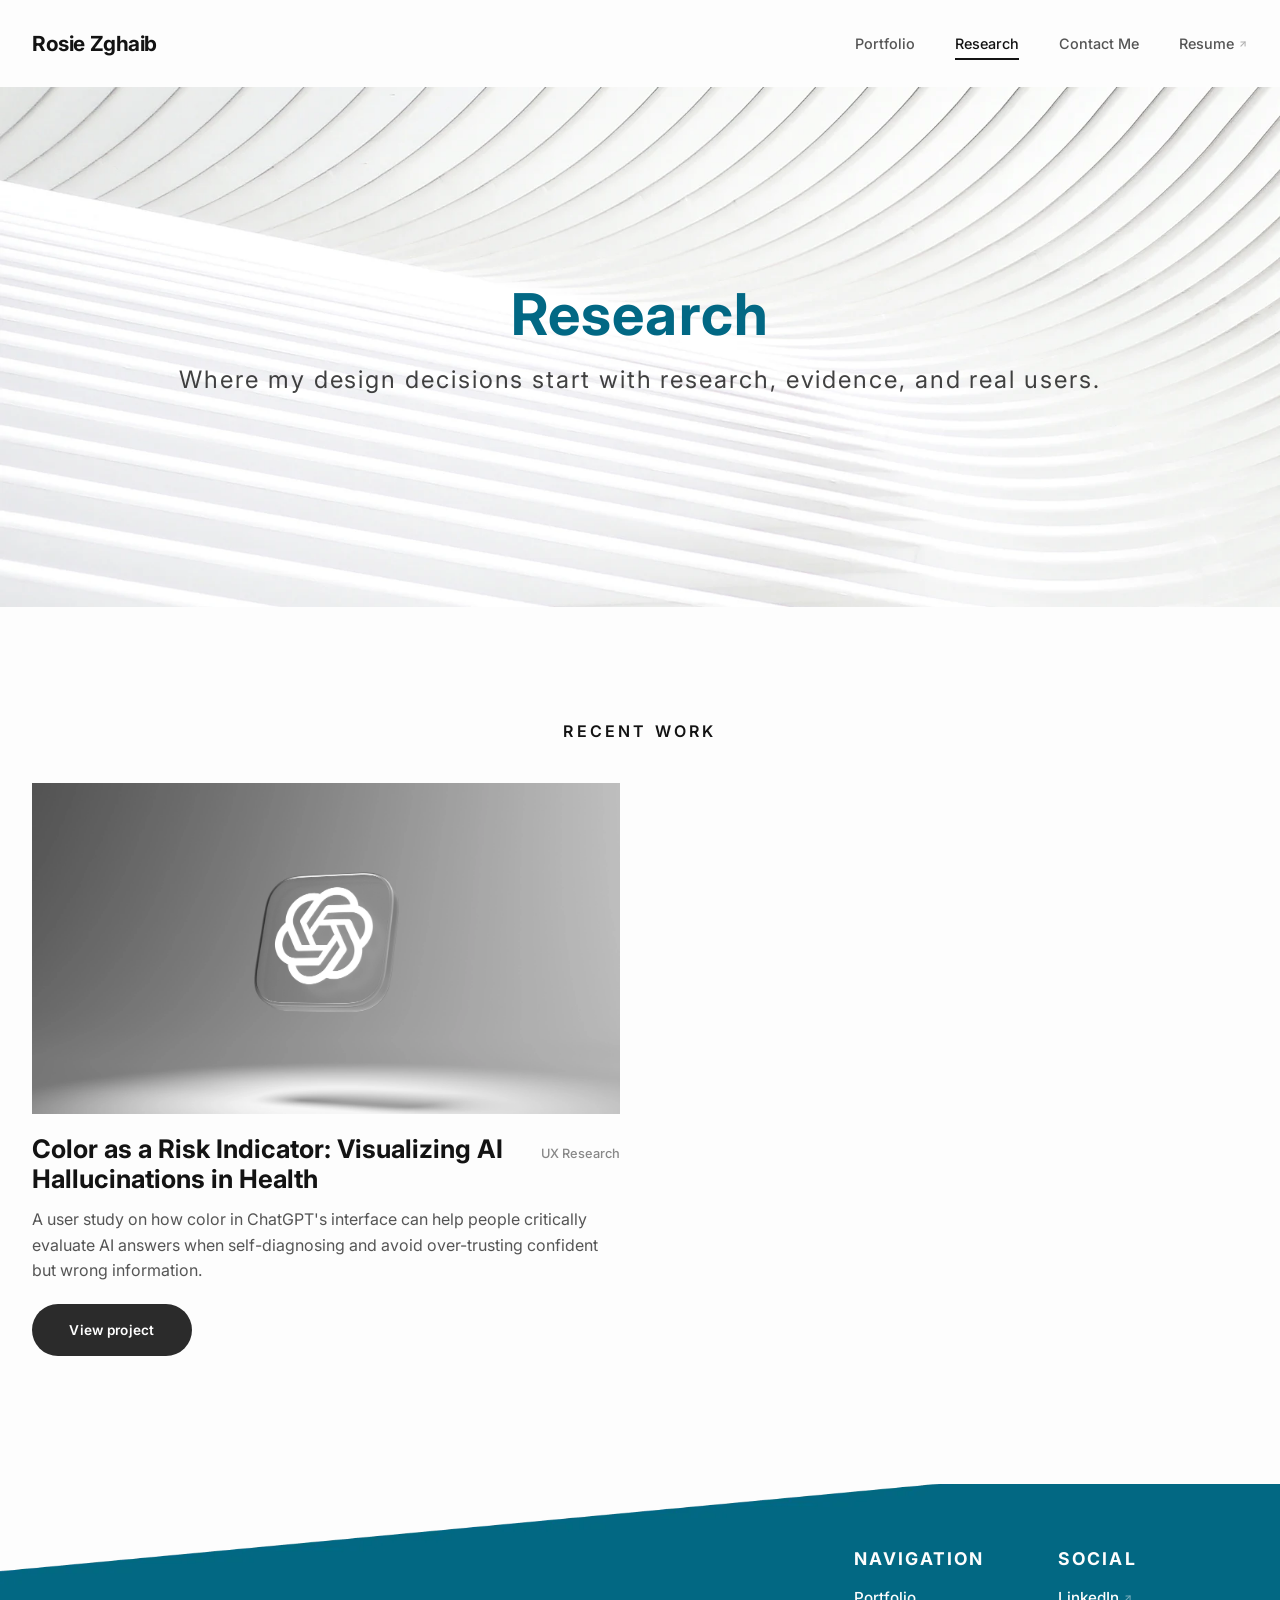
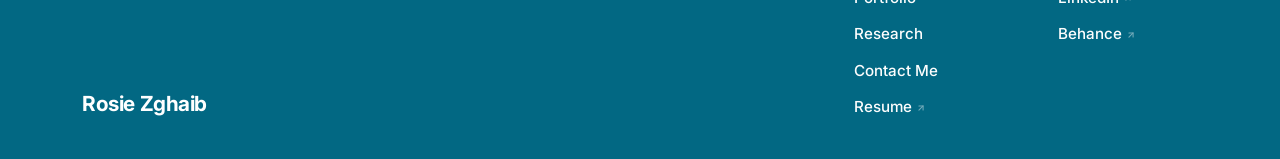
<file: research.html>
<!DOCTYPE html>
<html lang="en">
<head>
  <meta charset="UTF-8" />
  <meta name="viewport" content="width=device-width, initial-scale=1.0" />
  <link rel="icon" type="image/svg+xml" href="assets/images/RZ.svg" />
  <title>Research - Portfolio</title>
  <link rel="preconnect" href="https://fonts.googleapis.com" />
  <link rel="preconnect" href="https://fonts.gstatic.com" crossorigin />
  <link href="https://fonts.googleapis.com/css2?family=Instrument+Sans:wght@400;500;700&family=Inter:wght@400;500;600&display=swap" rel="stylesheet" />
  <link rel="stylesheet" href="https://cdn.jsdelivr.net/npm/bootstrap@5.3.3/dist/css/bootstrap.min.css" />
  <link rel="stylesheet" href="style.css" />
</head>
<body>

  <header class="site-header">
    <div class="header-inner">
      <a href="index.html" class="nav-logo">Rosie Zghaib</a>
      <nav class="nav-links">
        <a href="index.html#work">Portfolio</a>
        <a href="research.html" class="active">Research</a>
        <a href="contact.html">Contact Me</a>
        <a href="resume.pdf" target="_blank" rel="noopener" class="nav-link-external">
          Resume
          <svg width="10" height="10" viewBox="0 0 24 24" fill="none" stroke="currentColor" stroke-width="2.5" stroke-linecap="round" stroke-linejoin="round" aria-hidden="true">
            <path d="M7 17 17 7"/><path d="M7 7h10v10"/>
          </svg>
        </a>
      </nav>
      <button class="nav-toggle" aria-label="Open menu" aria-expanded="false">
        <span></span><span></span><span></span>
      </button>
    </div>
  </header>

  <div class="nav-overlay" aria-hidden="true">
    <button class="nav-overlay-close" aria-label="Close menu">&times;</button>
    <nav class="nav-overlay-links">
      <a href="index.html#work">Portfolio</a>
      <a href="research.html">Research</a>
      <a href="contact.html">Contact Me</a>
      <a href="resume.pdf" target="_blank" rel="noopener" class="nav-link-external">
        Resume
        <svg width="18" height="18" viewBox="0 0 24 24" fill="none" stroke="currentColor" stroke-width="2.5" stroke-linecap="round" stroke-linejoin="round" aria-hidden="true">
          <path d="M7 17 17 7"/><path d="M7 7h10v10"/>
        </svg>
      </a>
    </nav>
  </div>

  <section class="contact-hero research-hero">
    <img class="contact-hero-img research-hero-img" src="assets/images/hero_research.webp" alt="" />
    <div class="contact-hero-title-group">
      <h1 class="contact-hero-title mb-2" style="color: #026884; text-shadow: none;">Research</h1>
      <p class="hero-text-body" style="font-size: clamp(1rem, 2.2vw, 1.5rem); opacity: 0.8; letter-spacing: 0.08em;">Where my design decisions start with research, evidence, and real users.</p>
    </div>
  </section>

  <section class="content">
    <div class="projects-wrapper">
            <p class="work-label text-center mt-5">Recent Work</p>
      <div class="projects-grid">

        <div class="project-card">
          <div class="card-image">
            <img src="assets/images/display5.webp" alt="Research Project Title" />
          </div>
          <div class="card-header-row">
            <h2 class="card-title">Color as a Risk Indicator: Visualizing AI Hallucinations in Health</h2>
            <span class="card-category">UX Research</span>
          </div>
          <p class="card-desc">A user study on how color in ChatGPT's interface can help people critically evaluate AI answers when self-diagnosing and avoid over-trusting confident but wrong information.</p>
          <a href="colorhallucination.html" class="card-btn">View project</a>
        </div>

      </div>
    </div>
  </section>

  <footer class="site-footer">
    <div class="container footer-grid">
      <div class="footer-brand">
        <a href="index.html" class="footer-logo-text">Rosie Zghaib</a>
      </div>

      <div class="footer-links">
        <div class="footer-col">
          <h3 class="footer-title">NAVIGATION</h3>
          <a href="index.html#work">Portfolio</a>
          <a href="research.html">Research</a>
          <a href="contact.html">Contact Me</a>
          <a href="resume.pdf" target="_blank" rel="noopener" class="nav-link-external">
            Resume
            <svg width="10" height="10" viewBox="0 0 24 24" fill="none" stroke="currentColor" stroke-width="2.5" stroke-linecap="round" stroke-linejoin="round" aria-hidden="true">
              <path d="M7 17 17 7"/><path d="M7 7h10v10"/>
            </svg>
          </a>
        </div>

        <div class="footer-col">
          <h3 class="footer-title">SOCIAL</h3>
          <a href="https://www.linkedin.com/in/rosie-zghaib-328677233" target="_blank" rel="noopener noreferrer" class="nav-link-external">
            LinkedIn
            <svg width="10" height="10" viewBox="0 0 24 24" fill="none" stroke="currentColor" stroke-width="2.5" stroke-linecap="round" stroke-linejoin="round" aria-hidden="true">
              <path d="M7 17 17 7"/><path d="M7 7h10v10"/>
            </svg>
          </a>
          <a href="https://www.behance.net/rosiezghaib" target="_blank" rel="noopener noreferrer" class="nav-link-external">
            Behance
            <svg width="10" height="10" viewBox="0 0 24 24" fill="none" stroke="currentColor" stroke-width="2.5" stroke-linecap="round" stroke-linejoin="round" aria-hidden="true">
              <path d="M7 17 17 7"/><path d="M7 7h10v10"/>
            </svg>
          </a>
        </div>
      </div>
    </div>
  </footer>

  <button class="scroll-top-btn" id="scrollTopBtn" aria-label="Scroll to top">
    <svg width="18" height="18" viewBox="0 0 24 24" fill="none" stroke="currentColor" stroke-width="2.5" stroke-linecap="round" stroke-linejoin="round" aria-hidden="true">
      <line x1="12" y1="19" x2="12" y2="5"/>
      <polyline points="5 12 12 5 19 12"/>
    </svg>
  </button>

  <script>
    const toggle = document.querySelector('.nav-toggle');
    const overlay = document.querySelector('.nav-overlay');
    const overlayClose = document.querySelector('.nav-overlay-close');

    function openMenu() {
      overlay.classList.add('open');
      overlay.setAttribute('aria-hidden', 'false');
      toggle.setAttribute('aria-expanded', 'true');
      document.body.style.overflow = 'hidden';
    }

    function closeMenu() {
      overlay.classList.remove('open');
      overlay.setAttribute('aria-hidden', 'true');
      toggle.setAttribute('aria-expanded', 'false');
      document.body.style.overflow = '';
    }

    // Scroll to top
    const scrollTopBtn = document.getElementById('scrollTopBtn');
    if (scrollTopBtn) {
      window.addEventListener('scroll', () => {
        scrollTopBtn.classList.toggle('visible', window.scrollY > 400);
      }, { passive: true });

      scrollTopBtn.addEventListener('click', () => {
        window.scrollTo({ top: 0, behavior: 'smooth' });
      });
    }

    toggle.addEventListener('click', openMenu);
    overlayClose.addEventListener('click', closeMenu);

    document.querySelectorAll('.nav-overlay-links a').forEach(a =>
      a.addEventListener('click', closeMenu)
    );

    // Slide header up on scroll down, back down on scroll up
    const header = document.querySelector('.site-header');
    let lastScrollY = window.scrollY;

    function syncHeaderOffset() {
      document.body.style.paddingTop = header.offsetHeight + 'px';
    }
    syncHeaderOffset();
    window.addEventListener('resize', syncHeaderOffset);

    window.addEventListener('scroll', () => {
      const y = window.scrollY;
      if (y > lastScrollY && y > header.offsetHeight) {
        header.classList.add('hidden');
      } else {
        header.classList.remove('hidden');
      }
      lastScrollY = y;
    }, { passive: true });

    // Scroll-triggered reveal animations
    document.documentElement.classList.add('js-reveal');

    const revealEls = document.querySelectorAll(
      '.project-card, .process-card, .research-box, .research-heading, .contact-wrapper, .contact-info-item, .card-image'
    );

    const revealCounts = new Map();
    revealEls.forEach((el) => {
      el.classList.add('reveal-init');
      const count = revealCounts.get(el.parentElement) || 0;
      el.style.transitionDelay = Math.min(count, 5) * 80 + 'ms';
      revealCounts.set(el.parentElement, count + 1);
    });

    if ('IntersectionObserver' in window) {
      const revealObserver = new IntersectionObserver((entries) => {
        entries.forEach((entry) => {
          if (entry.isIntersecting) {
            entry.target.classList.add('reveal-visible');
            revealObserver.unobserve(entry.target);
          }
        });
      }, { threshold: 0.15, rootMargin: '0px 0px -8% 0px' });

      revealEls.forEach((el) => revealObserver.observe(el));
    } else {
      revealEls.forEach((el) => el.classList.add('reveal-visible'));
    }
  </script>
</body>
</html>
</file>
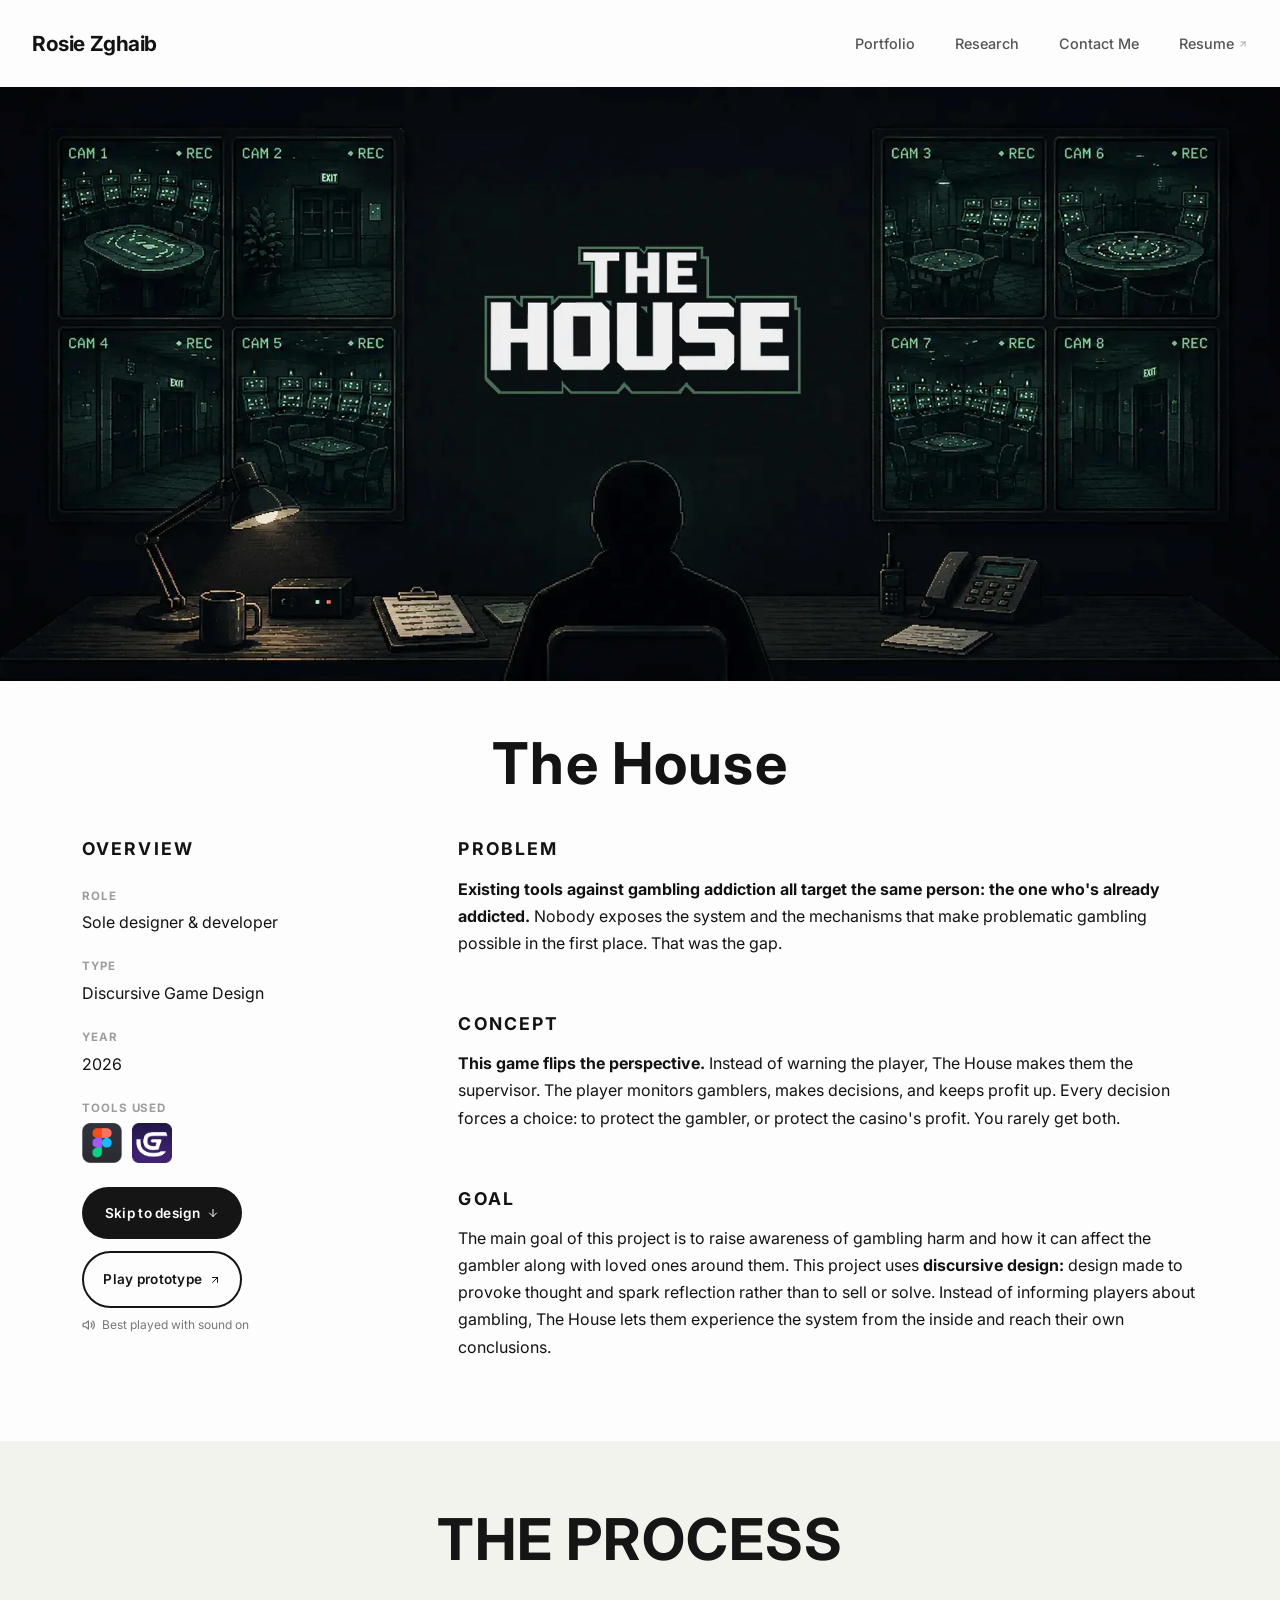
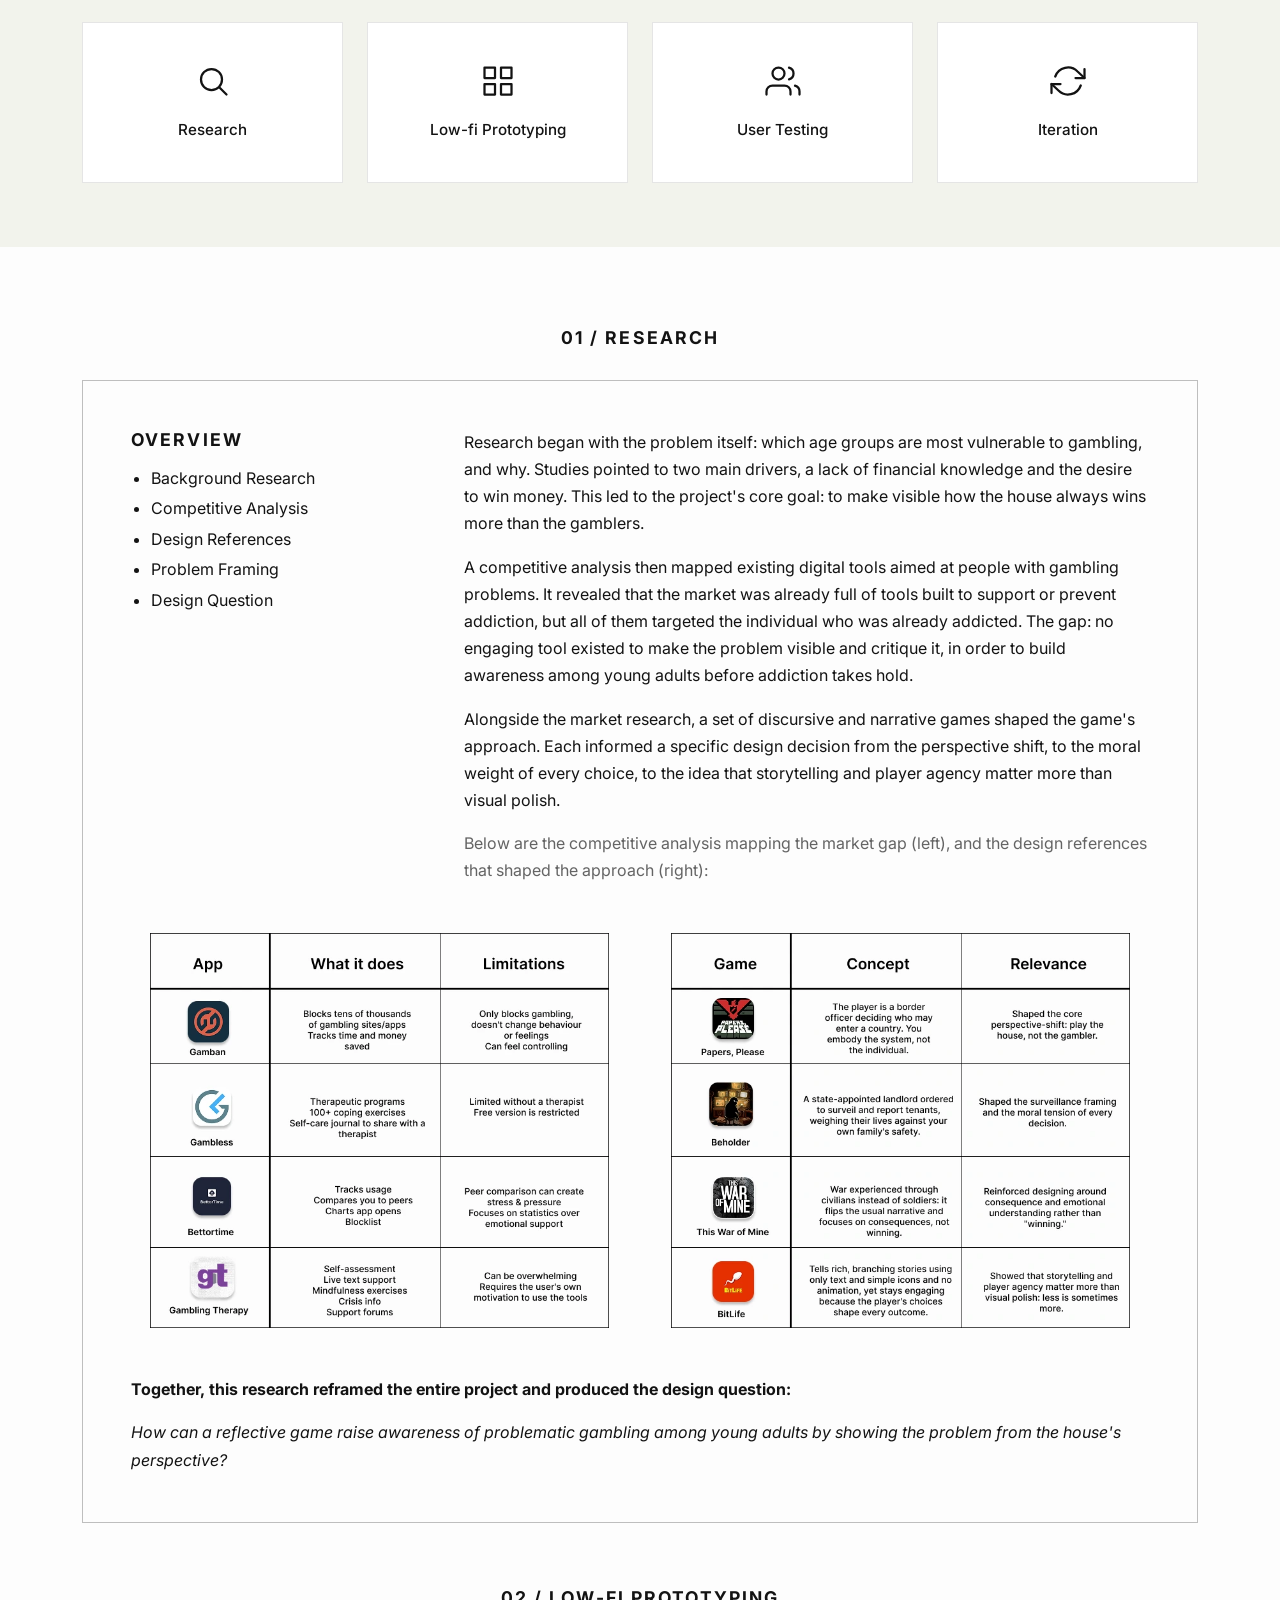
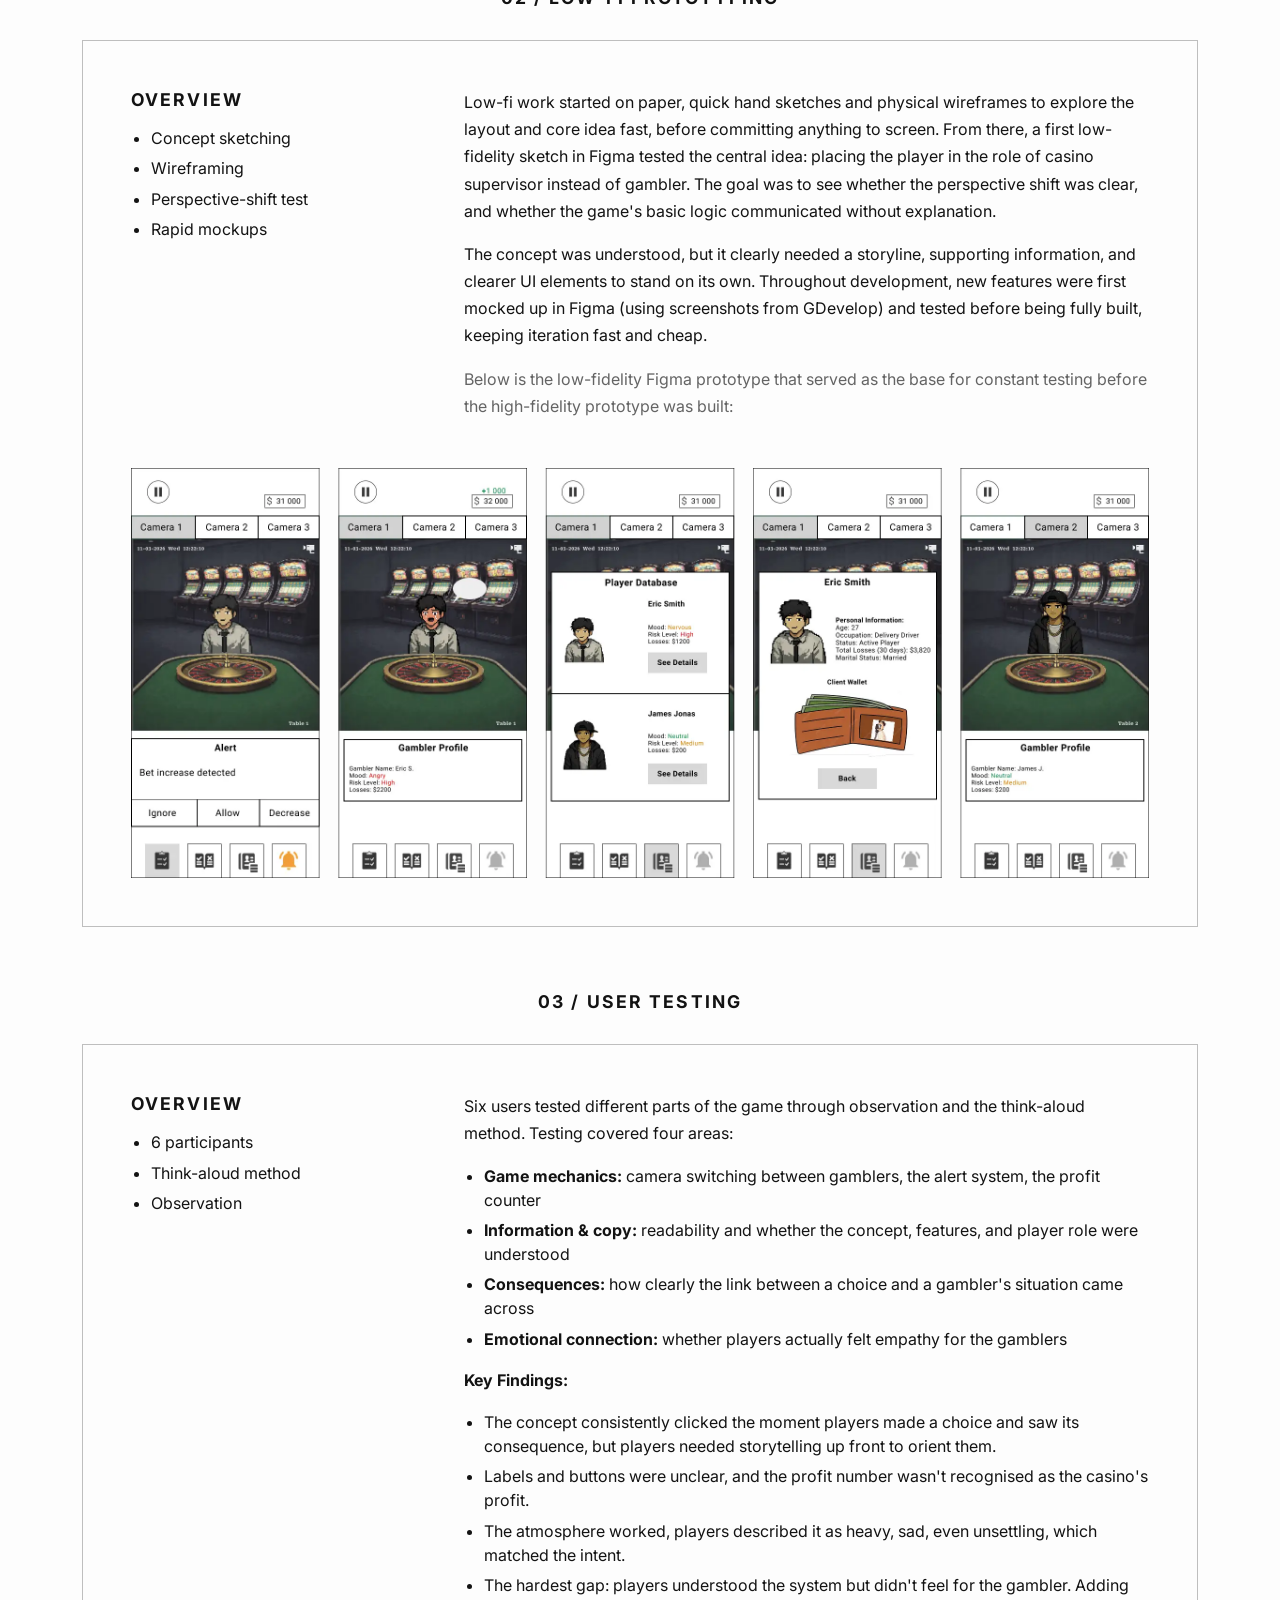
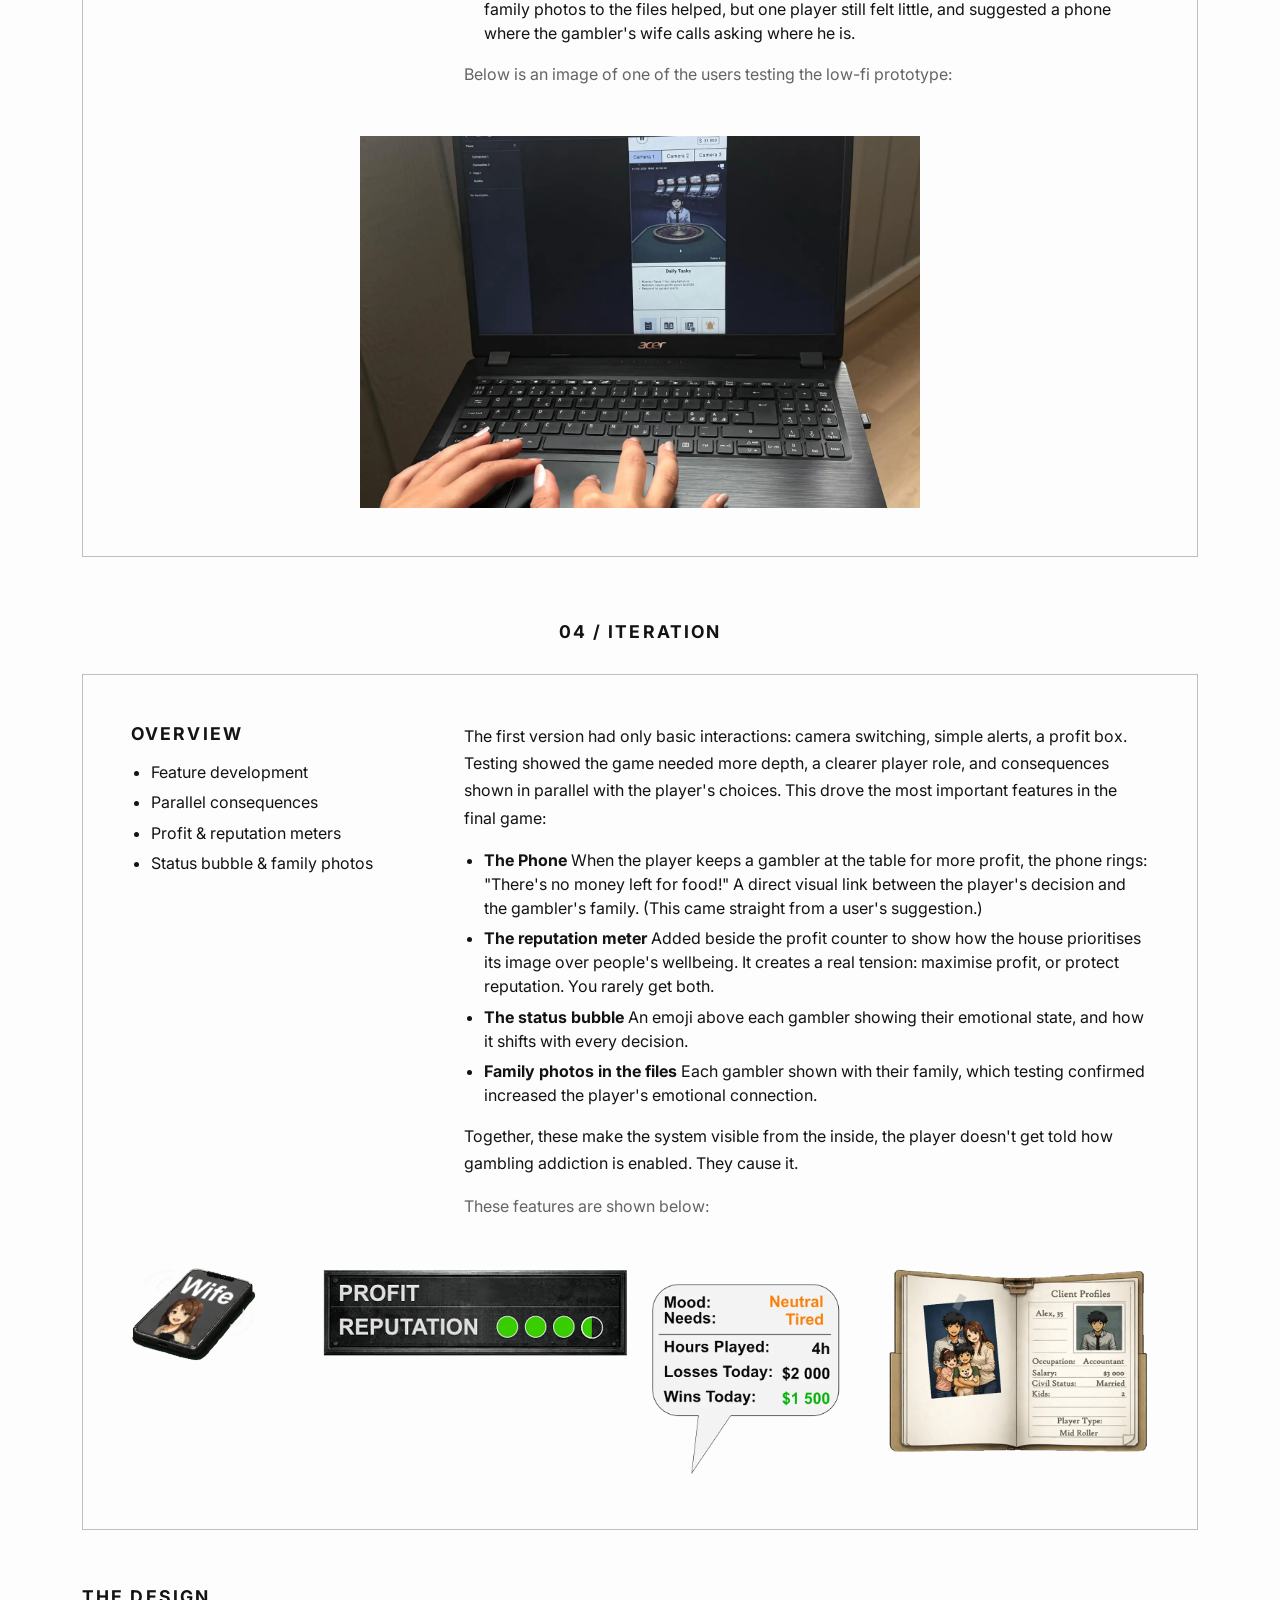
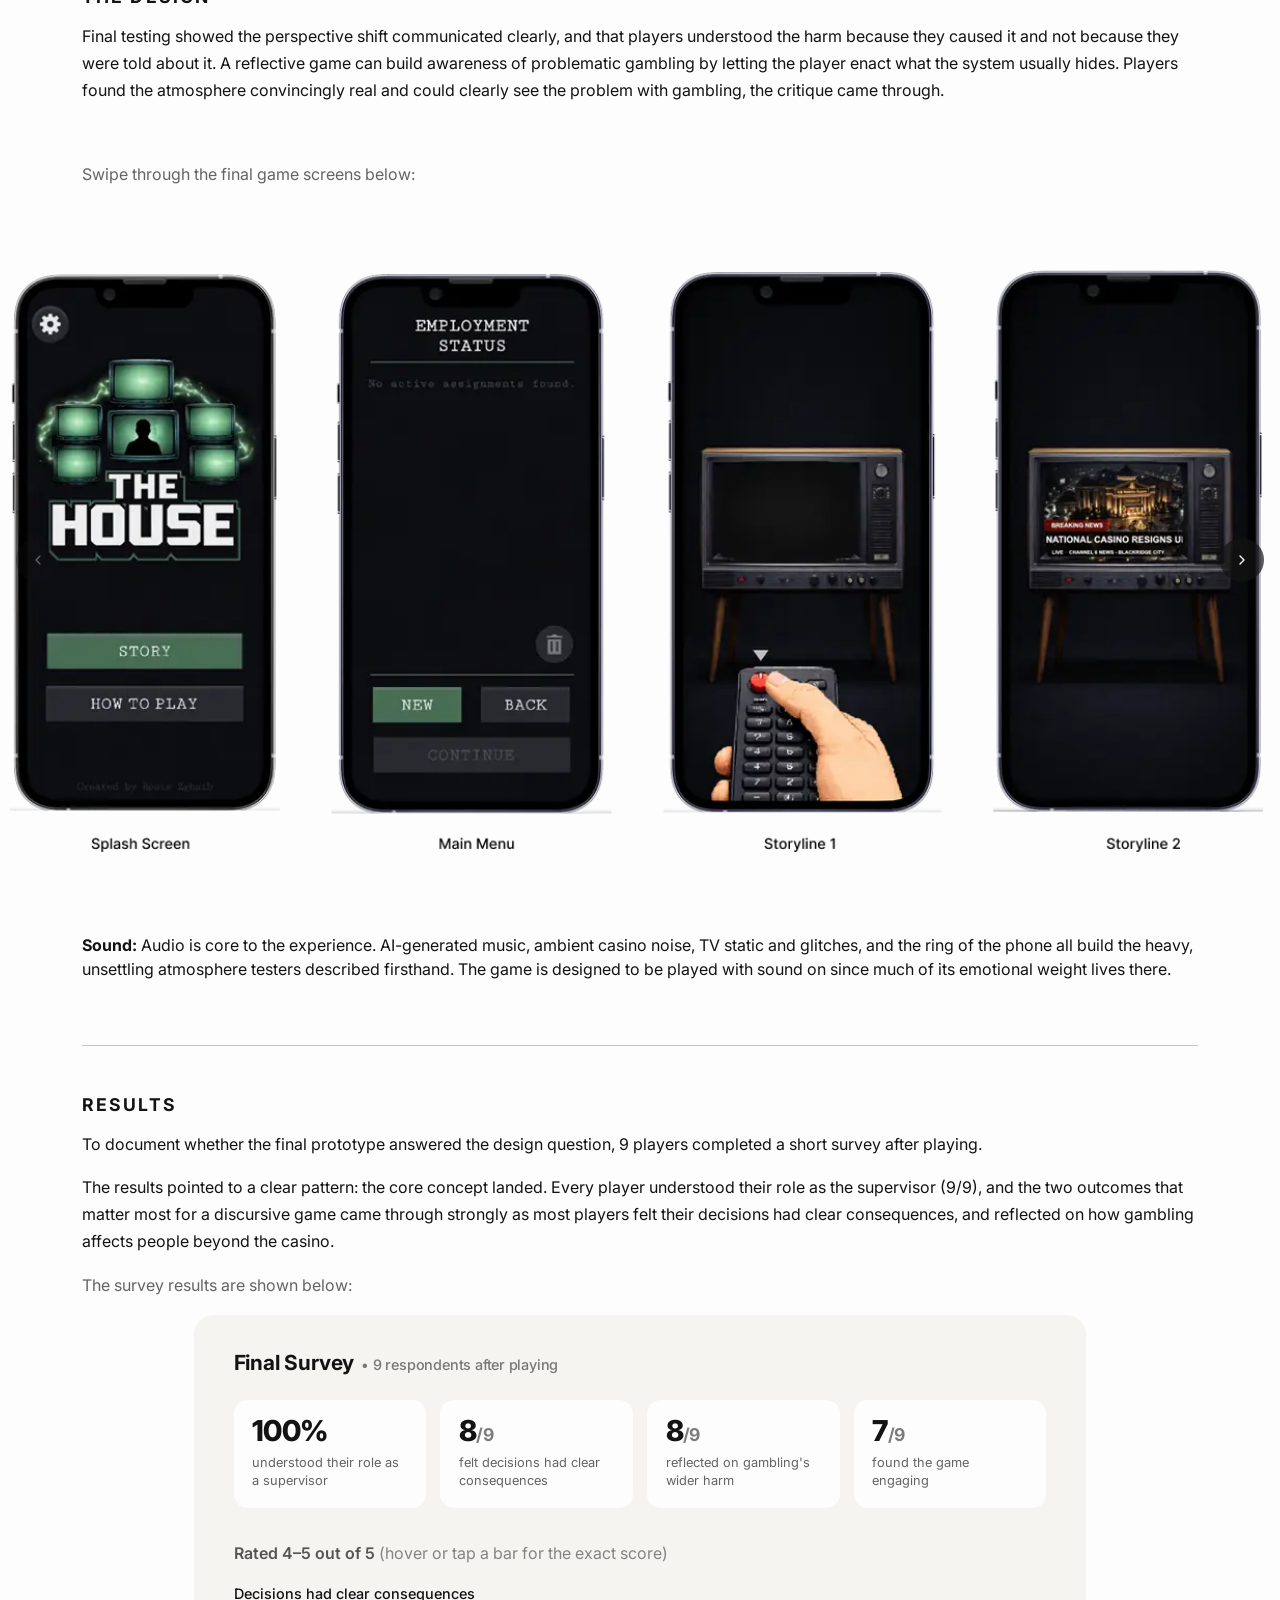
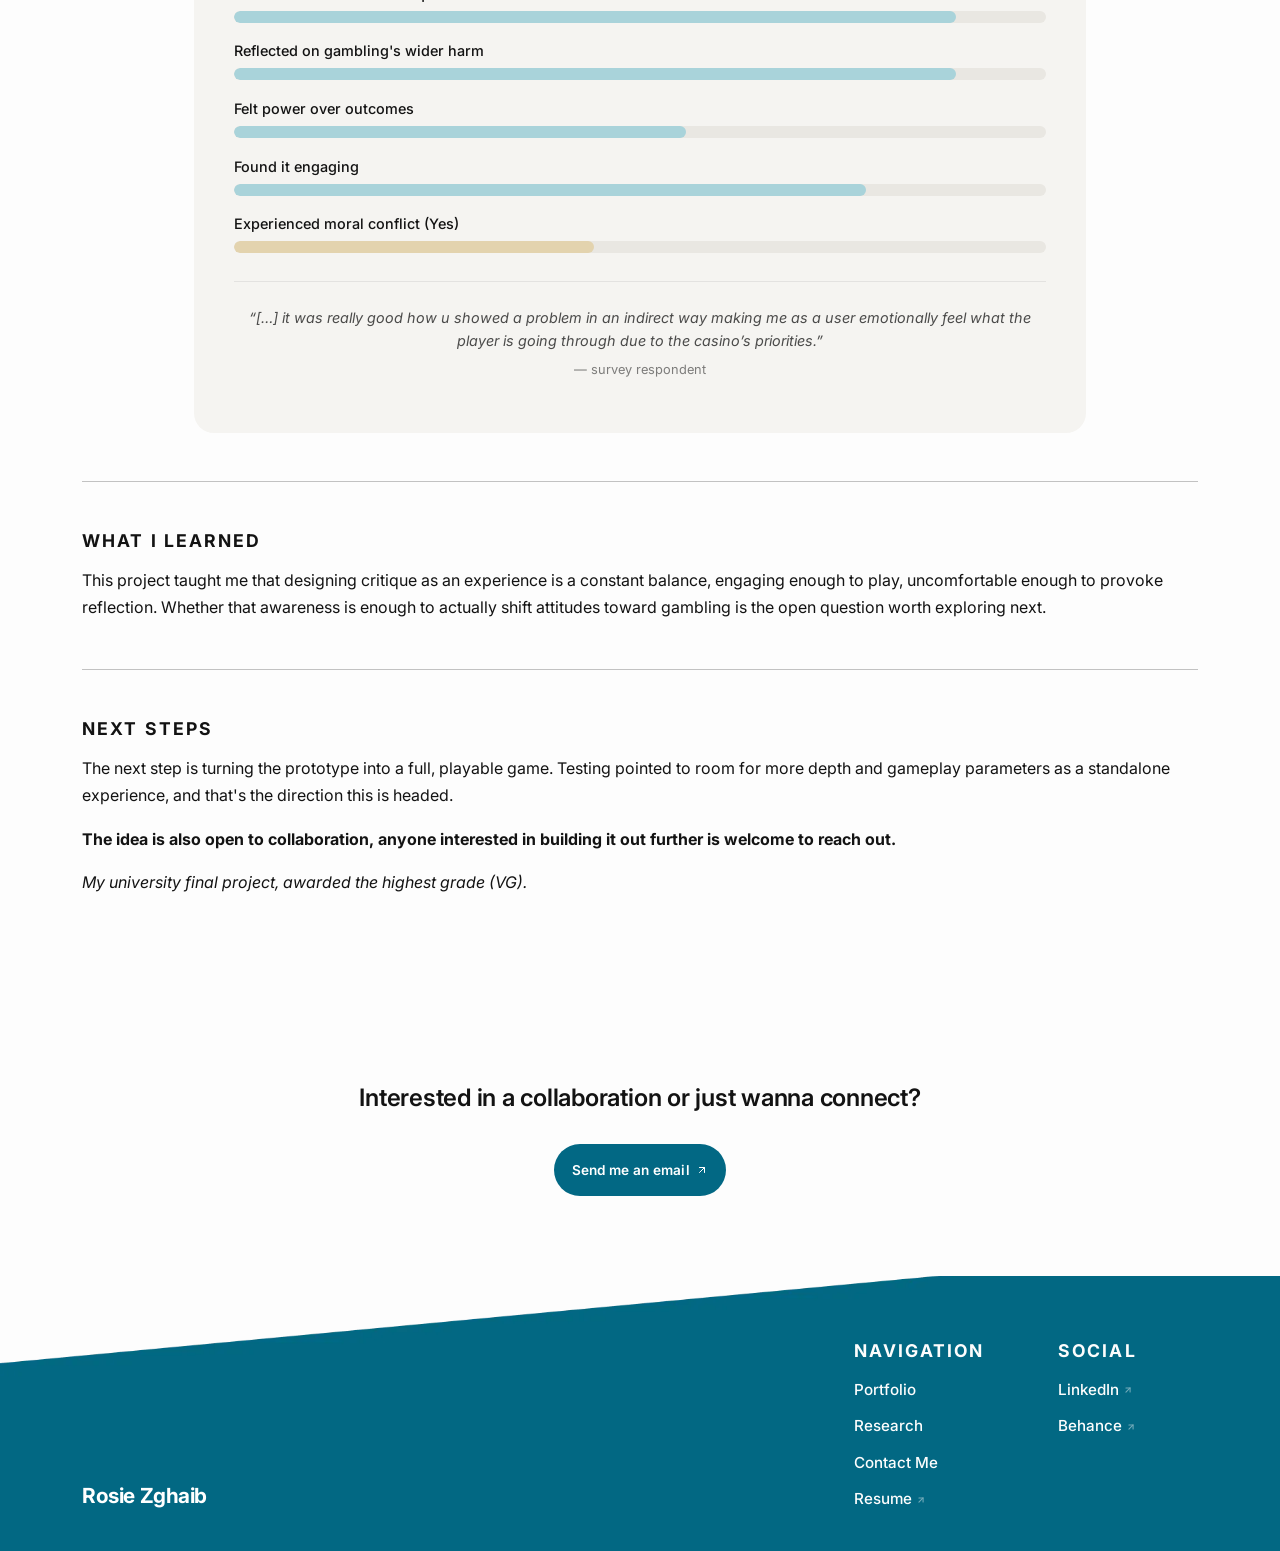
<file: thehouse.html>
<!DOCTYPE html>
<html lang="en">
<head>
  <meta charset="UTF-8" />
  <meta name="viewport" content="width=device-width, initial-scale=1.0" />
  <link rel="icon" type="image/svg+xml" href="assets/images/RZ.svg" />
  <title>The House - Portfolio</title>
  <link rel="preconnect" href="https://fonts.googleapis.com" />
  <link rel="preconnect" href="https://fonts.gstatic.com" crossorigin />
  <link href="https://fonts.googleapis.com/css2?family=Instrument+Sans:wght@400;500;700&family=Inter:wght@400;500;600&display=swap" rel="stylesheet" />
  <link rel="stylesheet" href="https://cdn.jsdelivr.net/npm/bootstrap@5.3.3/dist/css/bootstrap.min.css" />
  <link rel="stylesheet" href="style.css" />
</head>
<body class="thehouse-page">

  <header class="site-header">
    <div class="header-inner">
      <a href="index.html" class="nav-logo">Rosie Zghaib</a>
      <nav class="nav-links">
        <a href="index.html#work">Portfolio</a>
        <a href="research.html">Research</a>
        <a href="contact.html">Contact Me</a>
        <a href="resume.pdf" target="_blank" rel="noopener" class="nav-link-external">
          Resume
          <svg width="10" height="10" viewBox="0 0 24 24" fill="none" stroke="currentColor" stroke-width="2.5" stroke-linecap="round" stroke-linejoin="round" aria-hidden="true">
            <path d="M7 17 17 7"/><path d="M7 7h10v10"/>
          </svg>
        </a>
      </nav>
      <button class="nav-toggle" aria-label="Open menu" aria-expanded="false">
        <span></span><span></span><span></span>
      </button>
    </div>
  </header>

  <div class="nav-overlay" aria-hidden="true">
    <button class="nav-overlay-close" aria-label="Close menu">&times;</button>
    <nav class="nav-overlay-links">
      <a href="index.html#work">Portfolio</a>
      <a href="research.html">Research</a>
      <a href="contact.html">Contact Me</a>
      <a href="resume.pdf" target="_blank" rel="noopener" class="nav-link-external">
        Resume
        <svg width="18" height="18" viewBox="0 0 24 24" fill="none" stroke="currentColor" stroke-width="2.5" stroke-linecap="round" stroke-linejoin="round" aria-hidden="true">
          <path d="M7 17 17 7"/><path d="M7 7h10v10"/>
        </svg>
      </a>
    </nav>
  </div>

  <!-- ── Project Hero ── -->
  <section class="project-hero">
    <div class="project-hero-img">
      <!-- Insert hero image here -->
           <img class="hero-bg" src="assets/images/hero_thehouse.webp" alt="The House Hero" />
    </div>
  </section>

  <h1 class="project-title">The House</h1>

  <!-- ── Overview + Content ── -->
  <section class="project-content">
    <div class="container project-content-grid">

      <!-- Left column: Overview -->
      <aside class="project-overview">
        <h2>OVERVIEW</h2>

        <div class="overview-block">
          <span class="overview-label">Role</span>
          <p class="overview-value">Sole designer & developer</p>
        </div>

        <div class="overview-block">
          <span class="overview-label">Type</span>
          <p class="overview-value">Discursive Game Design</p>
        </div>

        <div class="overview-block">
          <span class="overview-label">Year</span>
          <p class="overview-value">2026</p>
        </div>

        <div class="overview-block">
          <span class="overview-label">Tools Used</span>
           <div class="tool-icons">
            <img class="tool-icon" src="assets/images/figma.webp" alt="Figma" title="Figma" />
            <img class="tool-icon" src="assets/images/gdevelop.webp" alt="GDevelop" title="GDevelop" />
          </div>
        </div>

        <a href="#the-design" class="play-prototype-btn">
          Skip to design
          <svg width="12" height="12" viewBox="0 0 24 24" fill="none" stroke="currentColor" stroke-width="2" stroke-linecap="round" stroke-linejoin="round" aria-hidden="true">
            <path d="M12 5v14" />
            <path d="M19 12l-7 7-7-7" />
          </svg>
        </a>

        <!-- Replace href with the Figma prototype link -->
        <a href="https://gd.games/rosiezg/the-house" target="_blank" rel="noopener noreferrer" class="play-prototype-btn play-prototype-btn-outline">
          Play prototype
          <svg width="12" height="12" viewBox="0 0 24 24" fill="none" stroke="currentColor" stroke-width="2" stroke-linecap="round" stroke-linejoin="round" aria-hidden="true">
            <path d="M7 17 17 7" />
            <path d="M7 7h10v10" />
          </svg>
        </a>
        <p class="sound-on-note">
          <svg width="14" height="14" viewBox="0 0 24 24" fill="none" stroke="currentColor" stroke-width="2" stroke-linecap="round" stroke-linejoin="round" aria-hidden="true">
            <path d="M11 5 6 9H2v6h4l5 4Z" />
            <path d="M15.5 8.5a5 5 0 0 1 0 7" />
            <path d="M18.5 5.5a9 9 0 0 1 0 13" />
          </svg>
          Best played with sound on
        </p>
      </aside>

      <!-- Right column: Problem / Concept / Project Goals -->
      <div class="project-main">

        <div class="project-block">
          <h2>PROBLEM</h2>
          <p><b>Existing tools against gambling addiction all target the same person: the one who's already addicted.</b>
            Nobody exposes the system and the mechanisms that make problematic gambling possible in the first place. That was the gap.</p>
        </div>

        <div class="project-block">
          <h2>CONCEPT</h2>
          <p><b>This game flips the perspective.</b>
            Instead of warning the player, The House makes them the supervisor.
             The player monitors gamblers, makes decisions, and keeps profit up. Every decision forces a choice: to protect the gambler, or protect the casino's profit. You rarely get both.
        </div>

        <div class="project-block">
          <h2>GOAL</h2>
           <p>The main goal of this project is to raise awareness of gambling harm and how it can affect the gambler along with loved ones around them.  This project uses <b>discursive design:</b> design made to provoke thought and spark reflection rather than to sell or solve. Instead of informing players about gambling, The House lets them experience the system from the inside and reach their own conclusions.</p>
        </div>

      </div>
    </div>
  </section>

  <!-- ── Process ── -->
  <section class="process-section">
    <div class="container">
      <h1 class="process-title">THE PROCESS</h1>

      <div class="process-row">
        <a href="#research" class="process-card">
          <div class="process-icon">
            <svg width="36" height="36" viewBox="0 0 24 24" fill="none" stroke="currentColor" stroke-width="1.5" stroke-linecap="round" stroke-linejoin="round"><circle cx="11" cy="11" r="7"/><path d="M21 21l-4.35-4.35"/></svg>
          </div>
          <p class="process-label">Research</p>
        </a>

        <a href="#define" class="process-card">
          <div class="process-icon">
            <svg width="36" height="36" viewBox="0 0 24 24" fill="none" stroke="currentColor" stroke-width="1.5" stroke-linecap="round" stroke-linejoin="round"><rect x="3" y="3" width="7" height="7"/><rect x="14" y="3" width="7" height="7"/><rect x="3" y="14" width="7" height="7"/><rect x="14" y="14" width="7" height="7"/></svg>
          </div>
          <p class="process-label">Low-fi Prototyping</p>
        </a>

        <a href="#information-architecture" class="process-card">
          <div class="process-icon">
            <svg width="36" height="36" viewBox="0 0 24 24" fill="none" stroke="currentColor" stroke-width="1.5" stroke-linecap="round" stroke-linejoin="round"><path d="M17 21v-2a4 4 0 0 0-4-4H5a4 4 0 0 0-4 4v2"/><circle cx="9" cy="7" r="4"/><path d="M23 21v-2a4 4 0 0 0-3-3.87"/><path d="M16 3.13a4 4 0 0 1 0 7.75"/></svg>
          </div>
          <p class="process-label">User Testing</p>
        </a>

        <a href="#wireframing" class="process-card">
          <div class="process-icon">
            <svg width="36" height="36" viewBox="0 0 24 24" fill="none" stroke="currentColor" stroke-width="1.5" stroke-linecap="round" stroke-linejoin="round"><path d="M23 4v6h-6"/><path d="M1 20v-6h6"/><path d="M3.51 9a9 9 0 0 1 14.85-3.36L23 10"/><path d="M20.49 15a9 9 0 0 1-14.85 3.36L1 14"/></svg>
          </div>
          <p class="process-label">Iteration</p>
        </a>
      </div>
    </div>
  </section>

  <!-- ── Research ── -->
  <section class="research-section">
    <div class="container">
      <h2 id="research" class="research-heading">01 / RESEARCH</h2>

      <div class="research-box">
        <div class="research-top">
          <aside class="research-overview">
            <h3>OVERVIEW</h3>
            <ul class="research-list">
              <li>Background Research</li>
              <li>Competitive Analysis</li>
              <li>Design References</li>
              <li>Problem Framing</li>
              <li>Design Question</li>
            </ul>
          </aside>

          <div class="research-text">
            <p>Research began with the problem itself: which age groups are most vulnerable to gambling, and why. Studies pointed to two main drivers, a lack of financial knowledge and the desire to win money. This led to the project's core goal: to make visible how the house always wins more than the gamblers.</p>
            <p>A competitive analysis then mapped existing digital tools aimed at people with gambling problems. It revealed that the market was already full of tools built to support or prevent addiction, but all of them targeted the individual who was already addicted. The gap: no engaging tool existed to make the problem visible and critique it, in order to build awareness among young adults before addiction takes hold.</p>
            <p>Alongside the market research, a set of discursive and narrative games shaped the game's approach. Each informed a specific design decision from the perspective shift, to the moral weight of every choice, to the idea that storytelling and player agency matter more than visual polish.</p>
            <p class="image-caption-intro">Below are the competitive analysis mapping the market gap (left), and the design references that shaped the approach (right):</p>
          </div>
        </div>

        <div class="research-image-row">
          <img class="research-image research-image-small" src="assets/images/competitiveanalysis_thehouse.webp" alt="Phone & reputation meter" />
          <img class="research-image research-image-small" src="assets/images/designreferences.webp" alt="Bubble & file images" />
        </div>

        <div class="research-text mt-5">
                    <p><b>Together, this research reframed the entire project and produced the design question:</b></p>
            <p><i>How can a reflective game raise awareness of problematic gambling among young adults by showing the problem from the house's perspective?</i></p>
        </div>
          </div>
      </div>
    </div>
  </section>

    <!-- ── Prototyping -->

    <section class="research-section">
    <div class="container">
      <h2 id="define" class="research-heading">02 / LOW-FI PROTOTYPING</h2>

      <div class="research-box">
        <div class="research-top">
          <aside class="research-overview">
            <h3>OVERVIEW</h3>
            <ul class="research-list">
              <li>Concept sketching</li>
              <li>Wireframing</li>
              <li>Perspective-shift test</li>
              <li>Rapid mockups</li>
            </ul>
          </aside>

          <div class="research-text">
            <p>Low-fi work started on paper, quick hand sketches and physical wireframes to explore the layout and core idea fast, before committing anything to screen. From there, a first low-fidelity sketch in Figma tested the central idea: placing the player in the role of casino supervisor instead of gambler. 
              The goal was to see whether the perspective shift was clear, and whether the game's basic logic communicated without explanation.</p>
            <p>The concept was understood, but it clearly needed a storyline, supporting information, and clearer UI elements to stand on its own. Throughout development, new features were first mocked up in Figma (using screenshots from GDevelop) and tested before being fully built, keeping iteration fast and cheap.</p>
            <p class="image-caption-intro">Below is the low-fidelity Figma prototype that served as the base for constant testing before the high-fidelity prototype was built:</p>
          </div>
        </div>

        <div class="research-image-row">
          <img class="research-image" src="assets/images/low-fi.webp" alt="Wireframes The House" />
        </div>
      </div>
    </div>
  </section>

  <!-- ── User Testing -->

    <section class="research-section">
    <div class="container">
      <h2 id="information-architecture" class="research-heading">03 /  USER TESTING</h2>

      <div class="research-box">
        <div class="research-top">
          <aside class="research-overview">
            <h3>OVERVIEW</h3>
            <ul class="research-list">
              <li>6 participants</li>
              <li>Think-aloud method</li>
              <li>Observation</li>
            </ul>
          </aside>

          <div class="research-text">
            <p>Six users tested different parts of the game through observation and the think-aloud method. Testing covered four areas:</p>
             <ul class="research-list">
            <li><b>Game mechanics:</b> camera switching between gamblers, the alert system, the profit counter</li>
            <li><b>Information & copy:</b> readability and whether the concept, features, and player role were understood</li>
            <li><b>Consequences:</b> how clearly the link between a choice and a gambler's situation came across</li>
            <li><b>Emotional connection:</b> whether players actually felt empathy for the gamblers</li>
            </ul>
            <p><b>Key Findings:</b></p>
             <ul class="research-list">
            <li>The concept consistently clicked the moment players made a choice and saw its consequence, but players needed storytelling up front to orient them.</li>
            <li>Labels and buttons were unclear, and the profit number wasn't recognised as the casino's profit.</li>
            <li>The atmosphere worked, players described it as heavy, sad, even unsettling, which matched the intent.</li>
            <li>The hardest gap: players understood the system but didn't feel for the gambler. Adding family photos to the files helped, but one player still felt little, and suggested a phone where the gambler's wife calls asking where he is.</li>
            </ul>
            <p class="image-caption-intro">Below is an image of one of the users testing the low-fi prototype:</p>
          </div>
        </div>

        <img class="research-image research-image-small" src="assets/images/usertesting.webp" alt="Features Prioritization" />
      </div>
    </div>
  </section>

  <!-- ── Iteration -->

    <section class="research-section">
    <div class="container">
      <h2 id="wireframing" class="research-heading">04 / ITERATION</h2>

      <div class="research-box">
        <div class="research-top">
          <aside class="research-overview">
            <h3>OVERVIEW</h3>
            <ul class="research-list">
              <li>Feature development</li>
              <li>Parallel consequences</li>
              <li>Profit & reputation meters</li>
              <li>Status bubble & family photos</li>
            </ul>
          </aside>

          <div class="research-text">
            <p>The first version had only basic interactions: camera switching, simple alerts, a profit box. 
              Testing showed the game needed more depth, a clearer player role, and consequences shown in parallel with the player's choices. 
              This drove the most important features in the final game:</p>
          <ul class="research-list">
              <li><b>The Phone</b> When the player keeps a gambler at the table for more profit, the phone rings: "There's no money left for food!" A direct visual link between the player's decision and the gambler's family. (This came straight from a user's suggestion.)</li>
              <li><b>The reputation meter</b> Added beside the profit counter to show how the house prioritises its image over people's wellbeing. It creates a real tension: maximise profit, or protect reputation. You rarely get both.</li>
              <li><b>The status bubble</b> An emoji above each gambler showing their emotional state, and how it shifts with every decision.</li>
              <li><b>Family photos in the files</b> Each gambler shown with their family, which testing confirmed increased the player's emotional connection.</li>
            </ul>
            <p>Together, these make the system visible from the inside, the player doesn't get told how gambling addiction is enabled. They cause it.</p>
            <p class="image-caption-intro"> These features are shown below:</p>
          </div>
        </div>

        <div class="research-image-row">
          <img class="research-image" src="assets/images/phone.webp" alt="Phone & reputation meter" />
          <img class="research-image" src="assets/images/bubble.webp" alt="Bubble & file images" />
        </div>
      </div>
    </div>
  </section>

    <!-- ── Design -->
    <section class="project-content mt-4 mb-4">
        <div class="container">
        <div class="project-main">

          <div class="project-block">
          <h2 id="the-design">THE DESIGN</h2>

          <p>Final testing showed the perspective shift communicated clearly, and that players understood the harm because they caused it and not because they were told about it. 
            A reflective game can build awareness of problematic gambling by letting the player enact what the system usually hides. 
            Players found the atmosphere convincingly real and could clearly see the problem with gambling, the critique came through.</p>
          </div>

          <div class="research-text">
          <p class="image-caption-intro">Swipe through the final game screens below:</p>
        </div>

          <div class="image-carousel">
            <button class="carousel-arrow carousel-arrow-prev" aria-label="Previous slide">
              <svg width="16" height="16" viewBox="0 0 24 24" fill="none" stroke="currentColor" stroke-width="2" stroke-linecap="round" stroke-linejoin="round"><path d="M15 18l-6-6 6-6"/></svg>
            </button>
            <div class="image-carousel-track">
              <div class="image-carousel-slide">
                <img src="assets/images/carousel_thehouse.webp" alt="The House app screens" />
              </div>
            </div>
            <button class="carousel-arrow carousel-arrow-next" aria-label="Next slide">
              <svg width="16" height="16" viewBox="0 0 24 24" fill="none" stroke="currentColor" stroke-width="2" stroke-linecap="round" stroke-linejoin="round"><path d="M9 18l6-6-6-6"/></svg>
            </button>
          </div>

                      <p><b>Sound:</b> Audio is core to the experience. AI-generated music, ambient casino noise, TV static and glitches, and the ring of the phone all build the heavy, unsettling atmosphere testers described firsthand. The game is designed to be played with sound on since much of its emotional weight lives there.</p>
        </div>

                <hr class="mt-5 mb-5">

            <div class="project-block">
          <h2>RESULTS</h2>
          <p>To document whether the final prototype answered the design question, 9 players completed a short survey after playing.</p>
          <p>The results pointed to a clear pattern: the core concept landed. Every player understood their role as the supervisor (9/9), and the two outcomes that matter most for a discursive game came through strongly as most players felt their decisions had clear consequences, and reflected on how gambling affects people beyond the casino.</p>
            
            <p class="image-caption-intro">The survey results are shown below:</p>

        <div class="survey-chart">
          <div class="survey-chart-header">
            <h3>Final Survey <span class="survey-chart-sub">&bull; 9 respondents after playing</span></h3>
          </div>

          <div class="survey-stats">
            <div class="survey-stat">
              <div class="survey-stat-value">100%</div>
              <div class="survey-stat-label">understood their role as a supervisor</div>
            </div>
            <div class="survey-stat">
              <div class="survey-stat-value">8<span>/9</span></div>
              <div class="survey-stat-label">felt decisions had clear consequences</div>
            </div>
            <div class="survey-stat">
              <div class="survey-stat-value">8<span>/9</span></div>
              <div class="survey-stat-label">reflected on gambling's wider harm</div>
            </div>
            <div class="survey-stat">
              <div class="survey-stat-value">7<span>/9</span></div>
              <div class="survey-stat-label">found the game engaging</div>
            </div>
          </div>

          <p class="survey-bars-label">Rated 4&ndash;5 out of 5 <span class="survey-hint">(hover or tap a bar for the exact score)</span></p>

          <div class="survey-bars">
            <div class="survey-bar-row" tabindex="0" data-value="8" data-total="9">
              <div class="survey-bar-top">
                <span class="survey-bar-name">Decisions had clear consequences</span>
                <span class="survey-bar-value">8/9</span>
              </div>
              <div class="survey-bar-track">
                <div class="survey-bar-fill" style="width: 88.9%;"></div>
              </div>
            </div>

            <div class="survey-bar-row" tabindex="0" data-value="8" data-total="9">
              <div class="survey-bar-top">
                <span class="survey-bar-name">Reflected on gambling's wider harm</span>
                <span class="survey-bar-value">8/9</span>
              </div>
              <div class="survey-bar-track">
                <div class="survey-bar-fill" style="width: 88.9%;"></div>
              </div>
            </div>

            <div class="survey-bar-row" tabindex="0" data-value="5" data-total="9">
              <div class="survey-bar-top">
                <span class="survey-bar-name">Felt power over outcomes</span>
                <span class="survey-bar-value">5/9</span>
              </div>
              <div class="survey-bar-track">
                <div class="survey-bar-fill" style="width: 55.6%;"></div>
              </div>
            </div>

            <div class="survey-bar-row" tabindex="0" data-value="7" data-total="9">
              <div class="survey-bar-top">
                <span class="survey-bar-name">Found it engaging</span>
                <span class="survey-bar-value">7/9</span>
              </div>
              <div class="survey-bar-track">
                <div class="survey-bar-fill" style="width: 77.8%;"></div>
              </div>
            </div>

            <div class="survey-bar-row survey-bar-row--accent" tabindex="0" data-value="4" data-total="9">
              <div class="survey-bar-top">
                <span class="survey-bar-name">Experienced moral conflict (Yes)</span>
                <span class="survey-bar-value">4/9</span>
              </div>
              <div class="survey-bar-track">
                <div class="survey-bar-fill" style="width: 44.4%;"></div>
              </div>
            </div>
          </div>

          <blockquote class="survey-quote">
            &ldquo;[&hellip;] it was really good how u showed a problem in an indirect way making me as a user emotionally feel what the player is going through due to the casino&rsquo;s priorities.&rdquo;
            <cite>&mdash; survey respondent</cite>
          </blockquote>
        </div>
        </div>

        <hr class="mt-5 mb-5">

            <div class="project-block">
          <h2>WHAT I LEARNED</h2>
          <p>This project taught me that designing critique as an experience is a constant balance, engaging enough to play, uncomfortable enough to provoke reflection. 
              Whether that awareness is enough to actually shift attitudes toward gambling is the open question worth exploring next.</p>
        </div>

        <hr class="mt-5 mb-5">

            <div class="project-block">
          <h2>NEXT STEPS</h2>
          <p>The next step is turning the prototype into a full, playable game. Testing pointed to room for more depth and gameplay parameters as a standalone experience, and that's the direction this is headed.</p>
              <p><b>The idea is also open to collaboration, anyone interested in building it out further is welcome to reach out.</b></p>
              <p class="project-footnote">My university final project, awarded the highest grade (VG).</p>
        </div>

        </div>
        </section>

  <section class="project-cta">
    <div class="container">
      <p class="project-cta-text">Interested in a collaboration or just wanna connect?</p>
      <a href="mailto:rosiezghaib@hotmail.com" class="hero-cta project-cta-email-btn">
        Send me an email
        <svg width="12" height="12" viewBox="0 0 24 24" fill="none" stroke="currentColor" stroke-width="2" stroke-linecap="round" stroke-linejoin="round" aria-hidden="true">
          <path d="M7 17 17 7"/><path d="M7 7h10v10"/>
        </svg>
      </a>
    </div>
  </section>

  <footer class="site-footer">
    <div class="container footer-grid">
      <div class="footer-brand">
        <a href="index.html" class="footer-logo-text">Rosie Zghaib</a>
      </div>

      <div class="footer-links">
        <div class="footer-col">
          <h3 class="footer-title">NAVIGATION</h3>
          <a href="index.html#work">Portfolio</a>
          <a href="research.html">Research</a>
          <a href="contact.html">Contact Me</a>
          <a href="resume.pdf" target="_blank" rel="noopener" class="nav-link-external">
            Resume
            <svg width="10" height="10" viewBox="0 0 24 24" fill="none" stroke="currentColor" stroke-width="2.5" stroke-linecap="round" stroke-linejoin="round" aria-hidden="true">
              <path d="M7 17 17 7"/><path d="M7 7h10v10"/>
            </svg>
          </a>
        </div>

        <div class="footer-col">
          <h3 class="footer-title">SOCIAL</h3>
          <a href="https://www.linkedin.com/in/rosie-zghaib-328677233" target="_blank" rel="noopener noreferrer" class="nav-link-external">
            LinkedIn
            <svg width="10" height="10" viewBox="0 0 24 24" fill="none" stroke="currentColor" stroke-width="2.5" stroke-linecap="round" stroke-linejoin="round" aria-hidden="true">
              <path d="M7 17 17 7"/><path d="M7 7h10v10"/>
            </svg>
          </a>
          <a href="https://www.behance.net/rosiezghaib" target="_blank" rel="noopener noreferrer" class="nav-link-external">
            Behance
            <svg width="10" height="10" viewBox="0 0 24 24" fill="none" stroke="currentColor" stroke-width="2.5" stroke-linecap="round" stroke-linejoin="round" aria-hidden="true">
              <path d="M7 17 17 7"/><path d="M7 7h10v10"/>
            </svg>
          </a>
        </div>
      </div>
    </div>
  </footer>

  <button class="scroll-top-btn" id="scrollTopBtn" aria-label="Scroll to top">
    <svg width="18" height="18" viewBox="0 0 24 24" fill="none" stroke="currentColor" stroke-width="2.5" stroke-linecap="round" stroke-linejoin="round" aria-hidden="true">
      <line x1="12" y1="19" x2="12" y2="5"/>
      <polyline points="5 12 12 5 19 12"/>
    </svg>
  </button>

  <script>
    const toggle = document.querySelector('.nav-toggle');
    const overlay = document.querySelector('.nav-overlay');
    const overlayClose = document.querySelector('.nav-overlay-close');

    function openMenu() {
      overlay.classList.add('open');
      overlay.setAttribute('aria-hidden', 'false');
      toggle.setAttribute('aria-expanded', 'true');
      document.body.style.overflow = 'hidden';
    }

    function closeMenu() {
      overlay.classList.remove('open');
      overlay.setAttribute('aria-hidden', 'true');
      toggle.setAttribute('aria-expanded', 'false');
      document.body.style.overflow = '';
    }

    // Scroll to top
    const scrollTopBtn = document.getElementById('scrollTopBtn');
    if (scrollTopBtn) {
      window.addEventListener('scroll', () => {
        scrollTopBtn.classList.toggle('visible', window.scrollY > 400);
      }, { passive: true });

      scrollTopBtn.addEventListener('click', () => {
        window.scrollTo({ top: 0, behavior: 'smooth' });
      });
    }

    toggle.addEventListener('click', openMenu);
    overlayClose.addEventListener('click', closeMenu);

    document.querySelectorAll('.nav-overlay-links a').forEach(a =>
      a.addEventListener('click', closeMenu)
    );

    // Slide header up on scroll down, back down on scroll up
    const header = document.querySelector('.site-header');
    let lastScrollY = window.scrollY;

    function syncHeaderOffset() {
      document.body.style.paddingTop = header.offsetHeight + 'px';
    }
    syncHeaderOffset();
    window.addEventListener('resize', syncHeaderOffset);

    window.addEventListener('scroll', () => {
      const y = window.scrollY;
      if (y > lastScrollY && y > header.offsetHeight) {
        header.classList.add('hidden');
      } else {
        header.classList.remove('hidden');
      }
      lastScrollY = y;
    }, { passive: true });

    // Scroll-triggered reveal animations
    document.documentElement.classList.add('js-reveal');

    const revealEls = document.querySelectorAll(
      '.project-card, .process-card, .research-box, .research-heading, .contact-wrapper, .contact-info-item, .card-image'
    );

    const revealCounts = new Map();
    revealEls.forEach((el) => {
      el.classList.add('reveal-init');
      const count = revealCounts.get(el.parentElement) || 0;
      el.style.transitionDelay = Math.min(count, 5) * 80 + 'ms';
      revealCounts.set(el.parentElement, count + 1);
    });

    if ('IntersectionObserver' in window) {
      const revealObserver = new IntersectionObserver((entries) => {
        entries.forEach((entry) => {
          if (entry.isIntersecting) {
            entry.target.classList.add('reveal-visible');
            revealObserver.unobserve(entry.target);
          }
        });
      }, { threshold: 0.15, rootMargin: '0px 0px -8% 0px' });

      revealEls.forEach((el) => revealObserver.observe(el));
    } else {
      revealEls.forEach((el) => el.classList.add('reveal-visible'));
    }

    // Image carousel arrow navigation
    document.querySelectorAll('.image-carousel').forEach((carousel) => {
      const track = carousel.querySelector('.image-carousel-track');
      const prevBtn = carousel.querySelector('.carousel-arrow-prev');
      const nextBtn = carousel.querySelector('.carousel-arrow-next');

      function updateArrows() {
        const scrollable = track.scrollWidth > track.clientWidth + 1;
        prevBtn.style.display = scrollable ? 'flex' : 'none';
        nextBtn.style.display = scrollable ? 'flex' : 'none';
        if (!scrollable) return;
        prevBtn.disabled = track.scrollLeft <= 0;
        nextBtn.disabled = track.scrollLeft >= track.scrollWidth - track.clientWidth - 1;
      }

      prevBtn.addEventListener('click', () => {
        track.scrollBy({ left: -track.clientWidth * 0.9, behavior: 'smooth' });
      });
      nextBtn.addEventListener('click', () => {
        track.scrollBy({ left: track.clientWidth * 0.9, behavior: 'smooth' });
      });

      track.addEventListener('scroll', updateArrows, { passive: true });
      window.addEventListener('resize', updateArrows);
      updateArrows();
    });

    // Survey chart: tap-to-reveal on touch, hover on desktop (CSS handles hover)
    const surveyBars = document.querySelectorAll('.survey-bar-row');
    surveyBars.forEach((bar) => {
      bar.addEventListener('click', (e) => {
        const alreadyActive = bar.classList.contains('is-active');
        surveyBars.forEach((b) => b.classList.remove('is-active'));
        if (!alreadyActive) bar.classList.add('is-active');
      });

      bar.addEventListener('keydown', (e) => {
        if (e.key === 'Enter' || e.key === ' ') {
          e.preventDefault();
          bar.click();
        }
      });
    });

    document.addEventListener('click', (e) => {
      if (!e.target.closest('.survey-bar-row')) {
        surveyBars.forEach((b) => b.classList.remove('is-active'));
      }
    });
  </script>
</body>
</html>
</file>
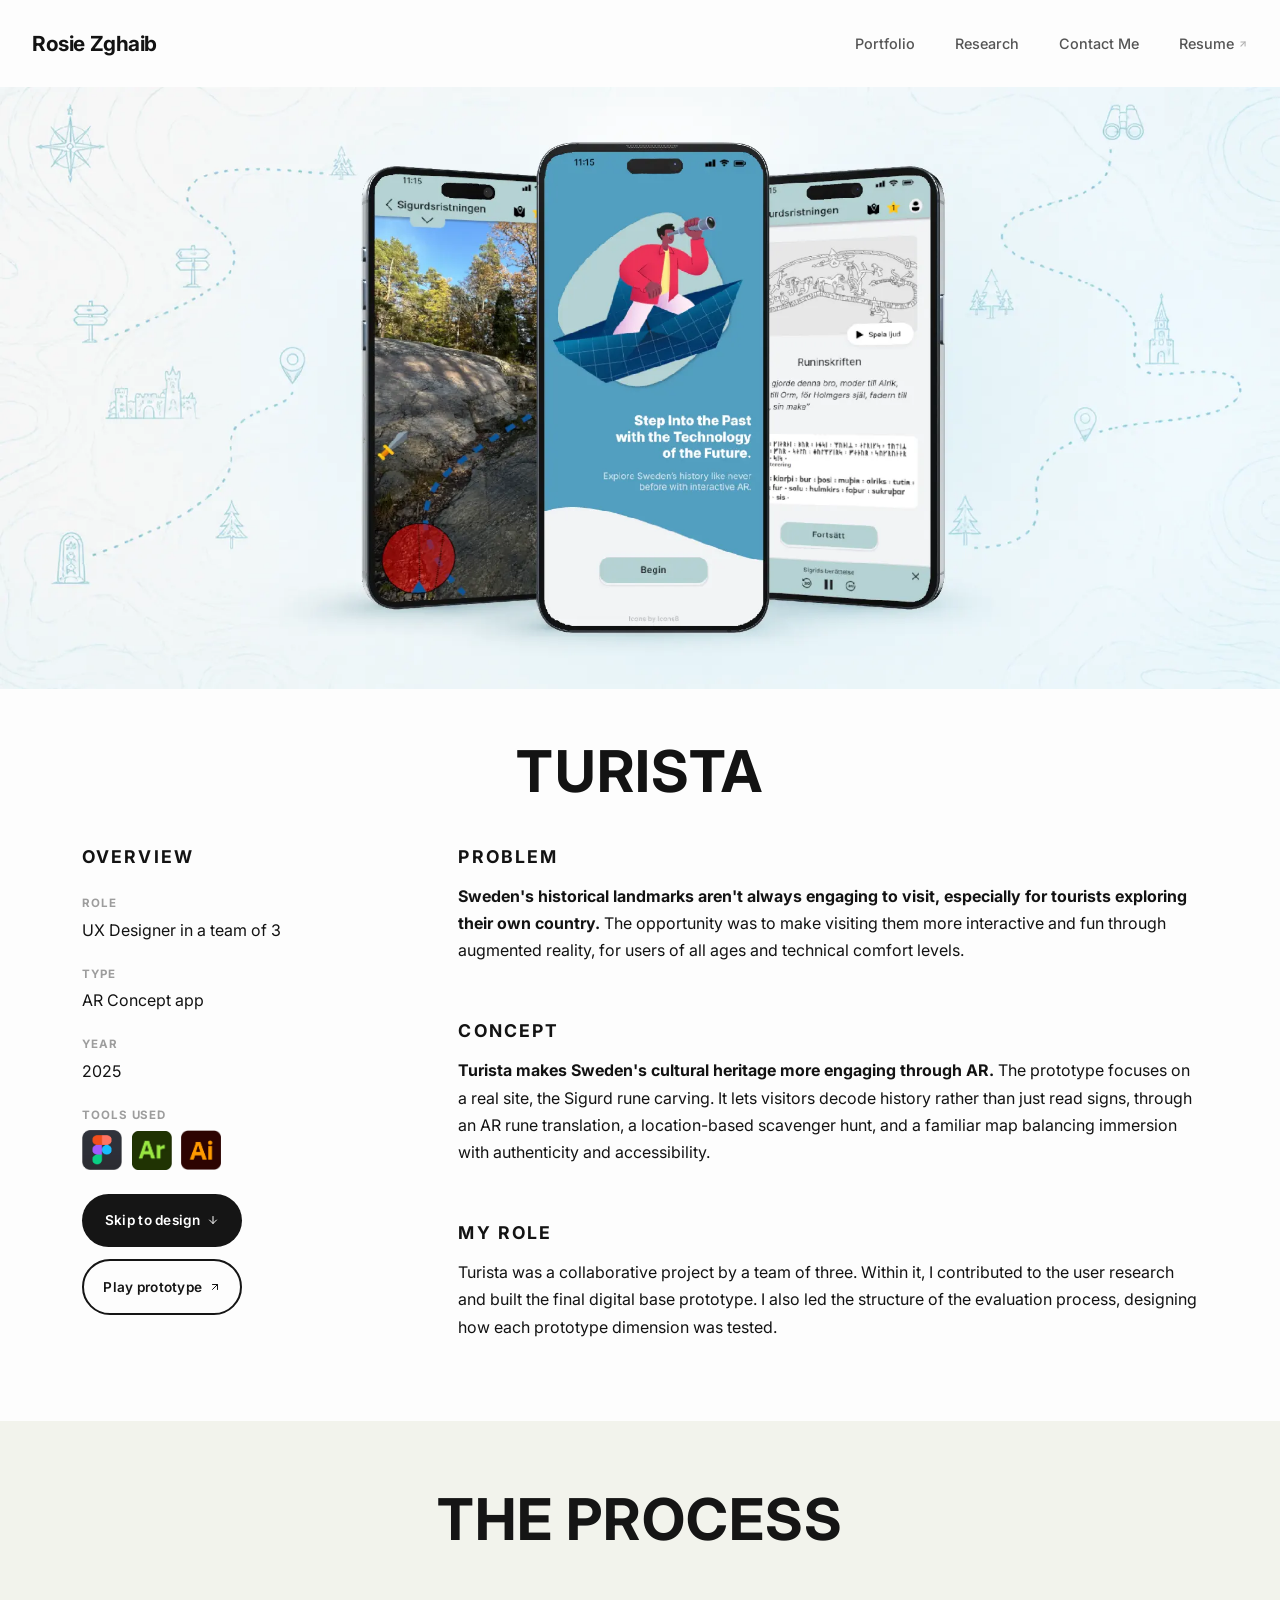
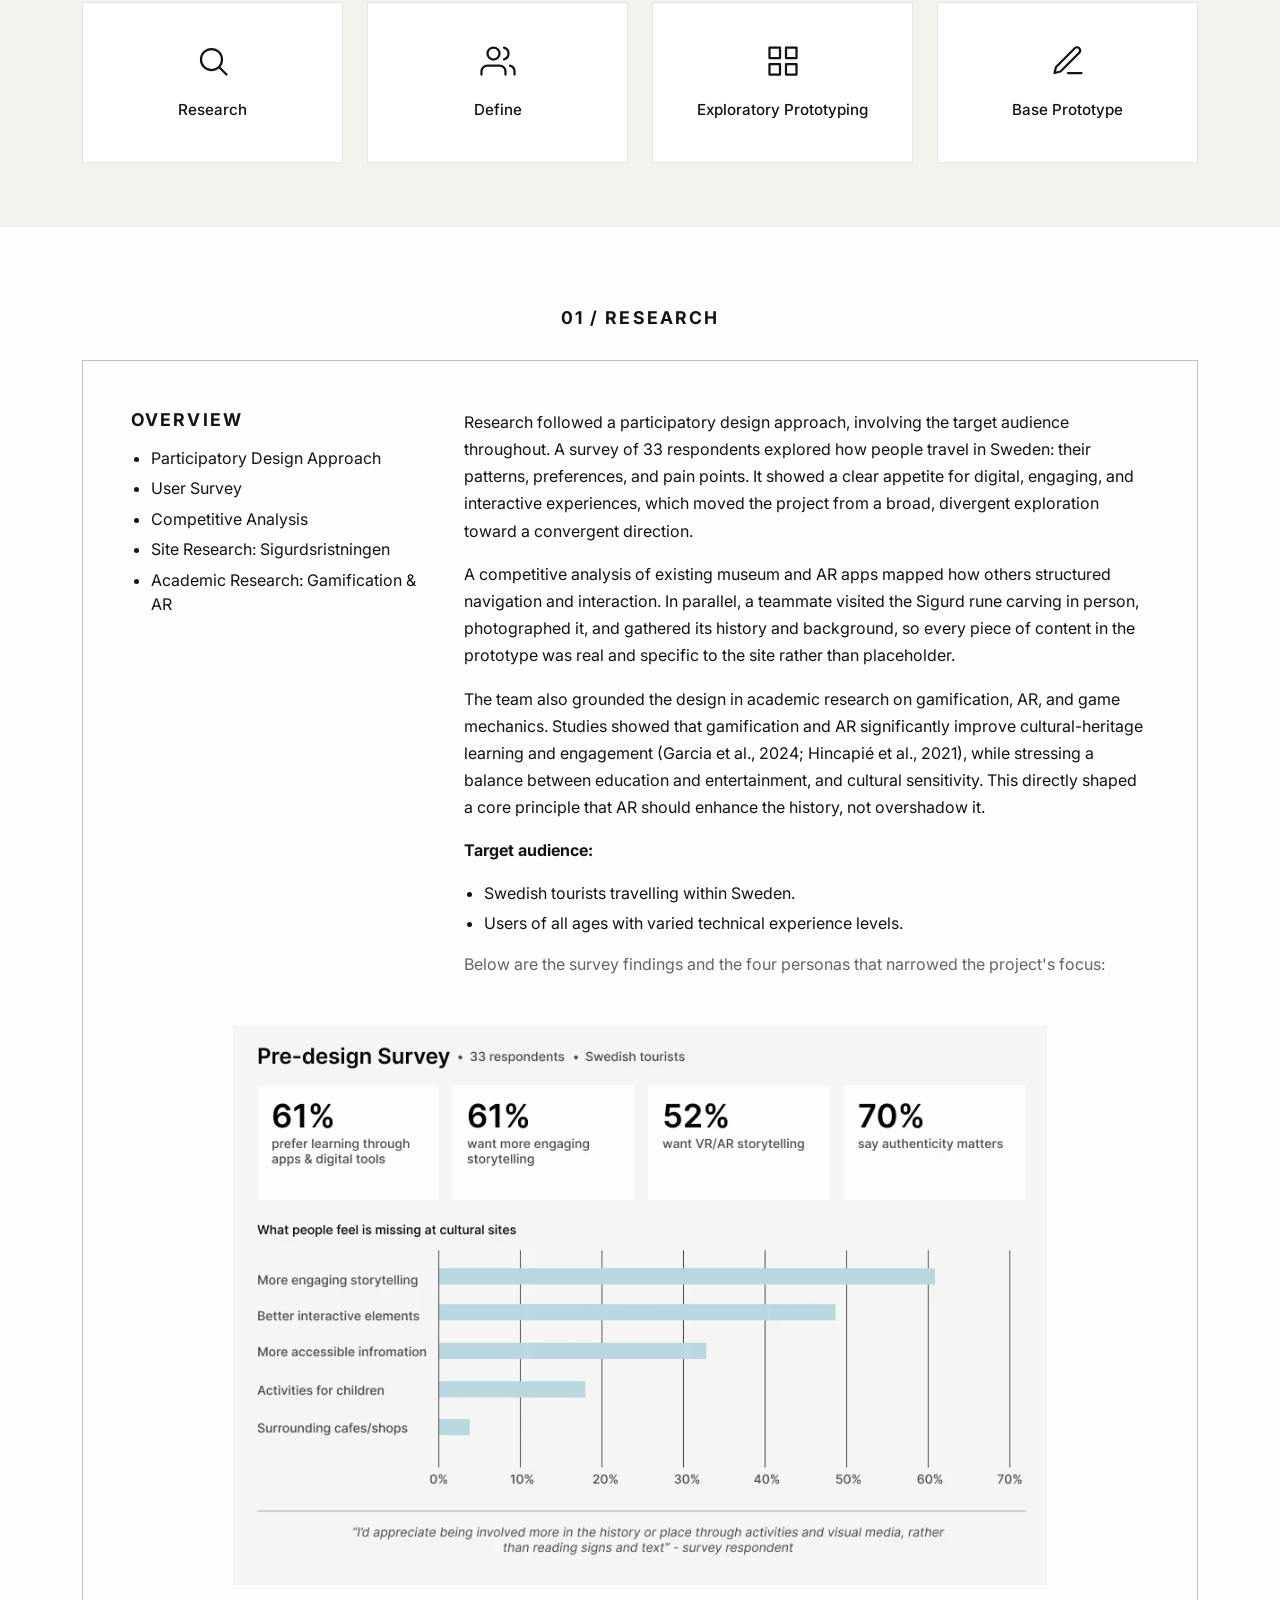
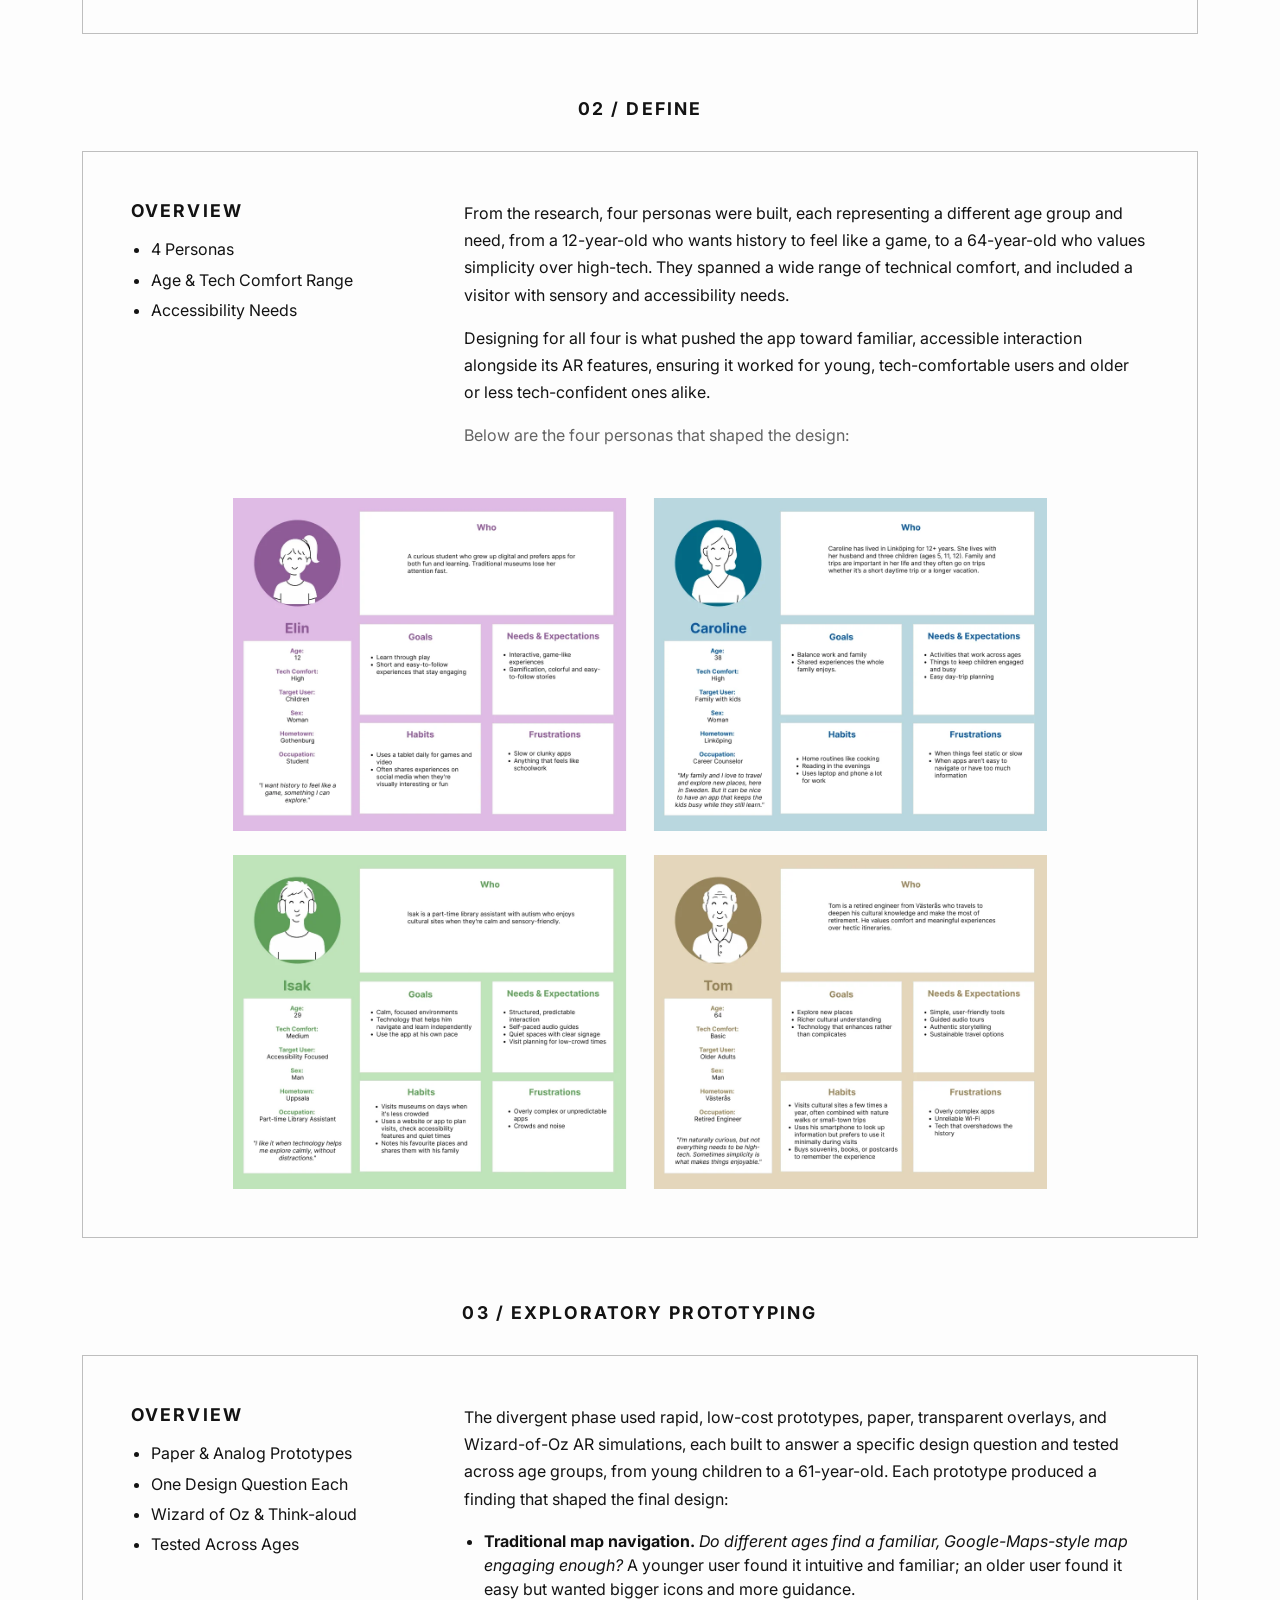
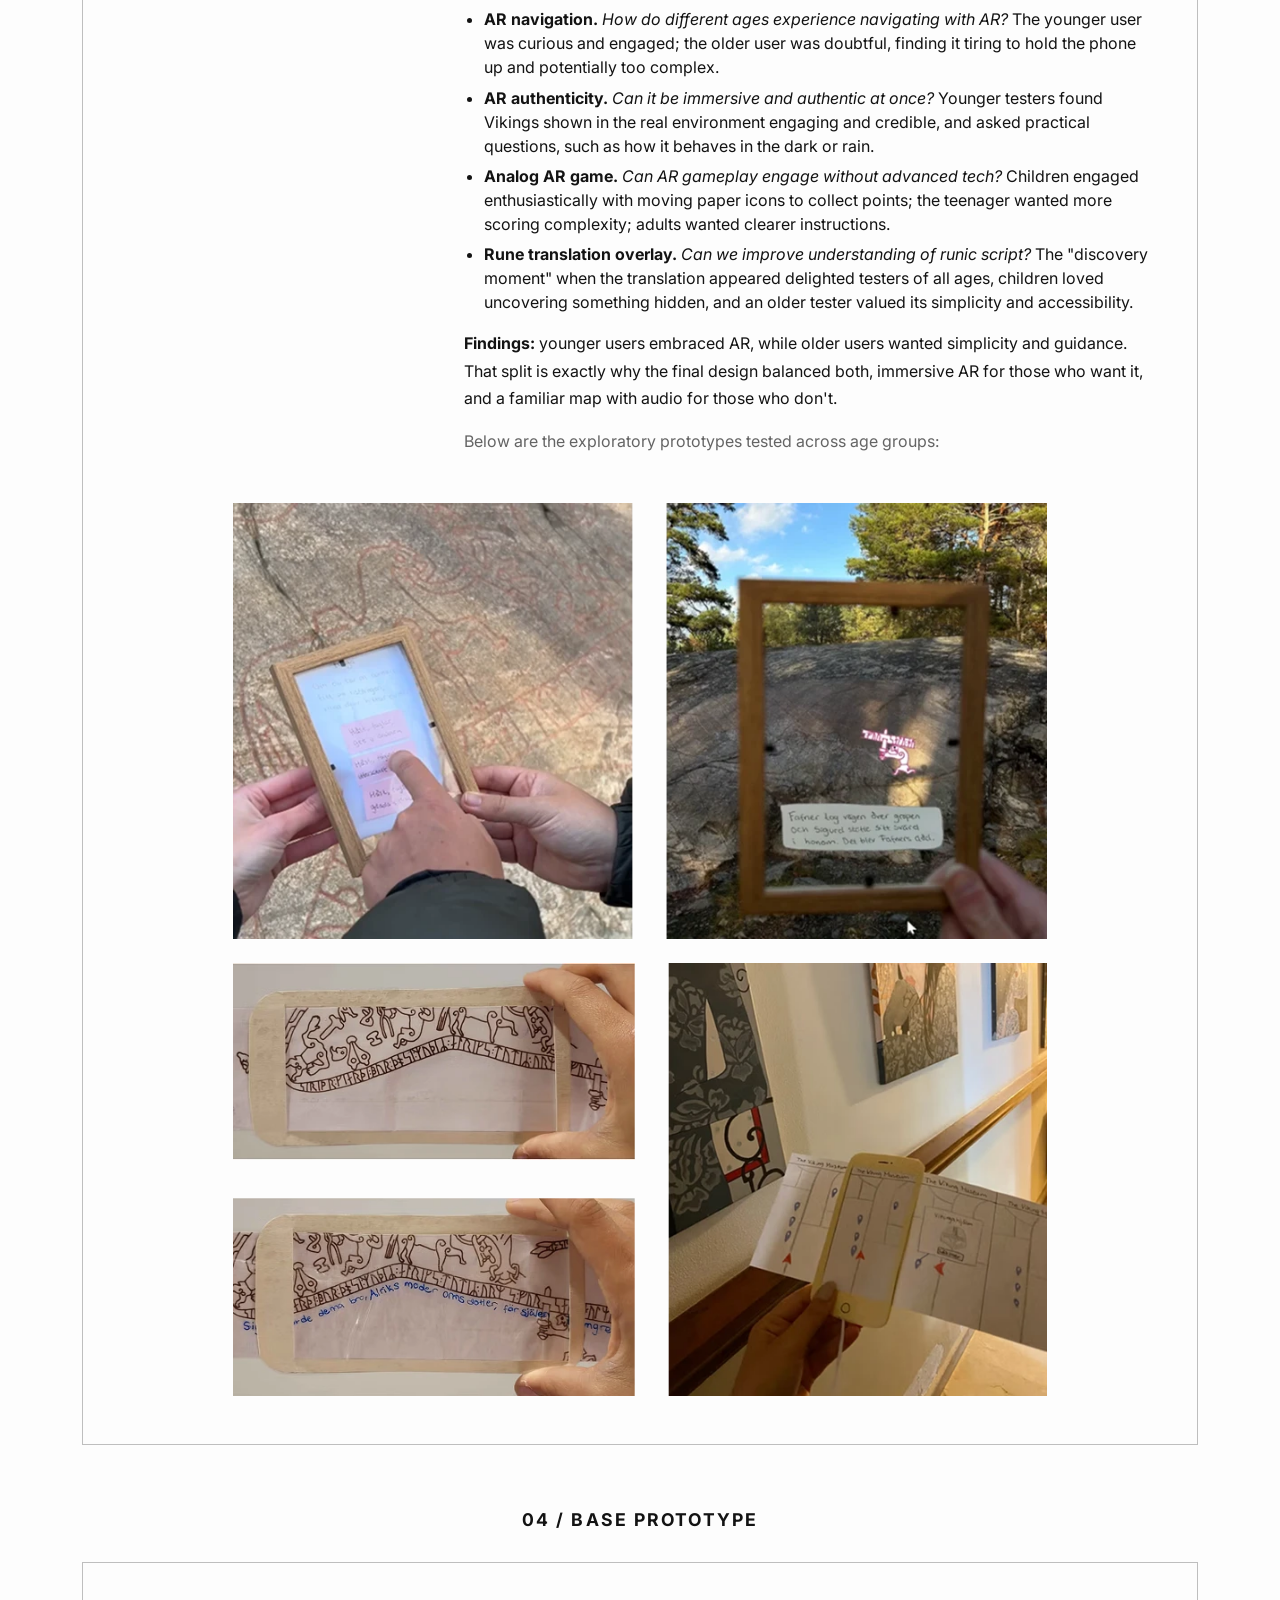
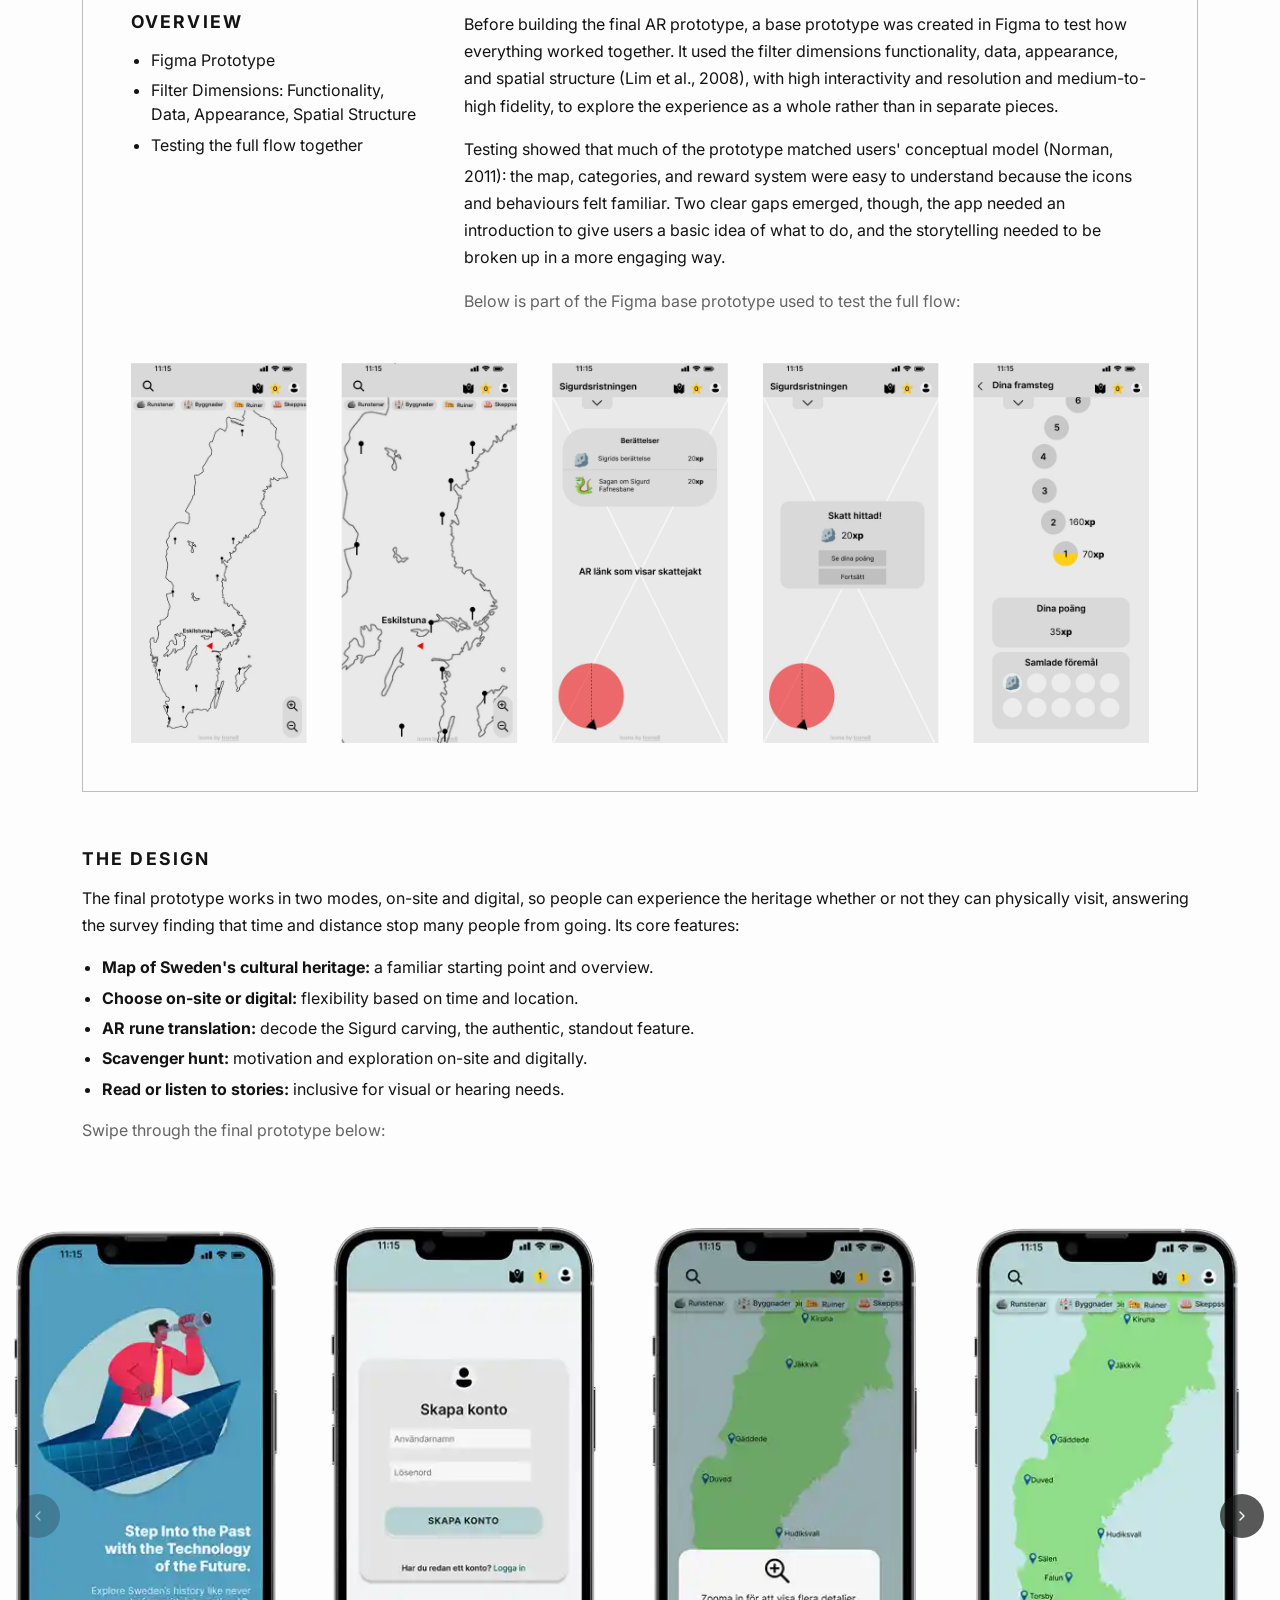
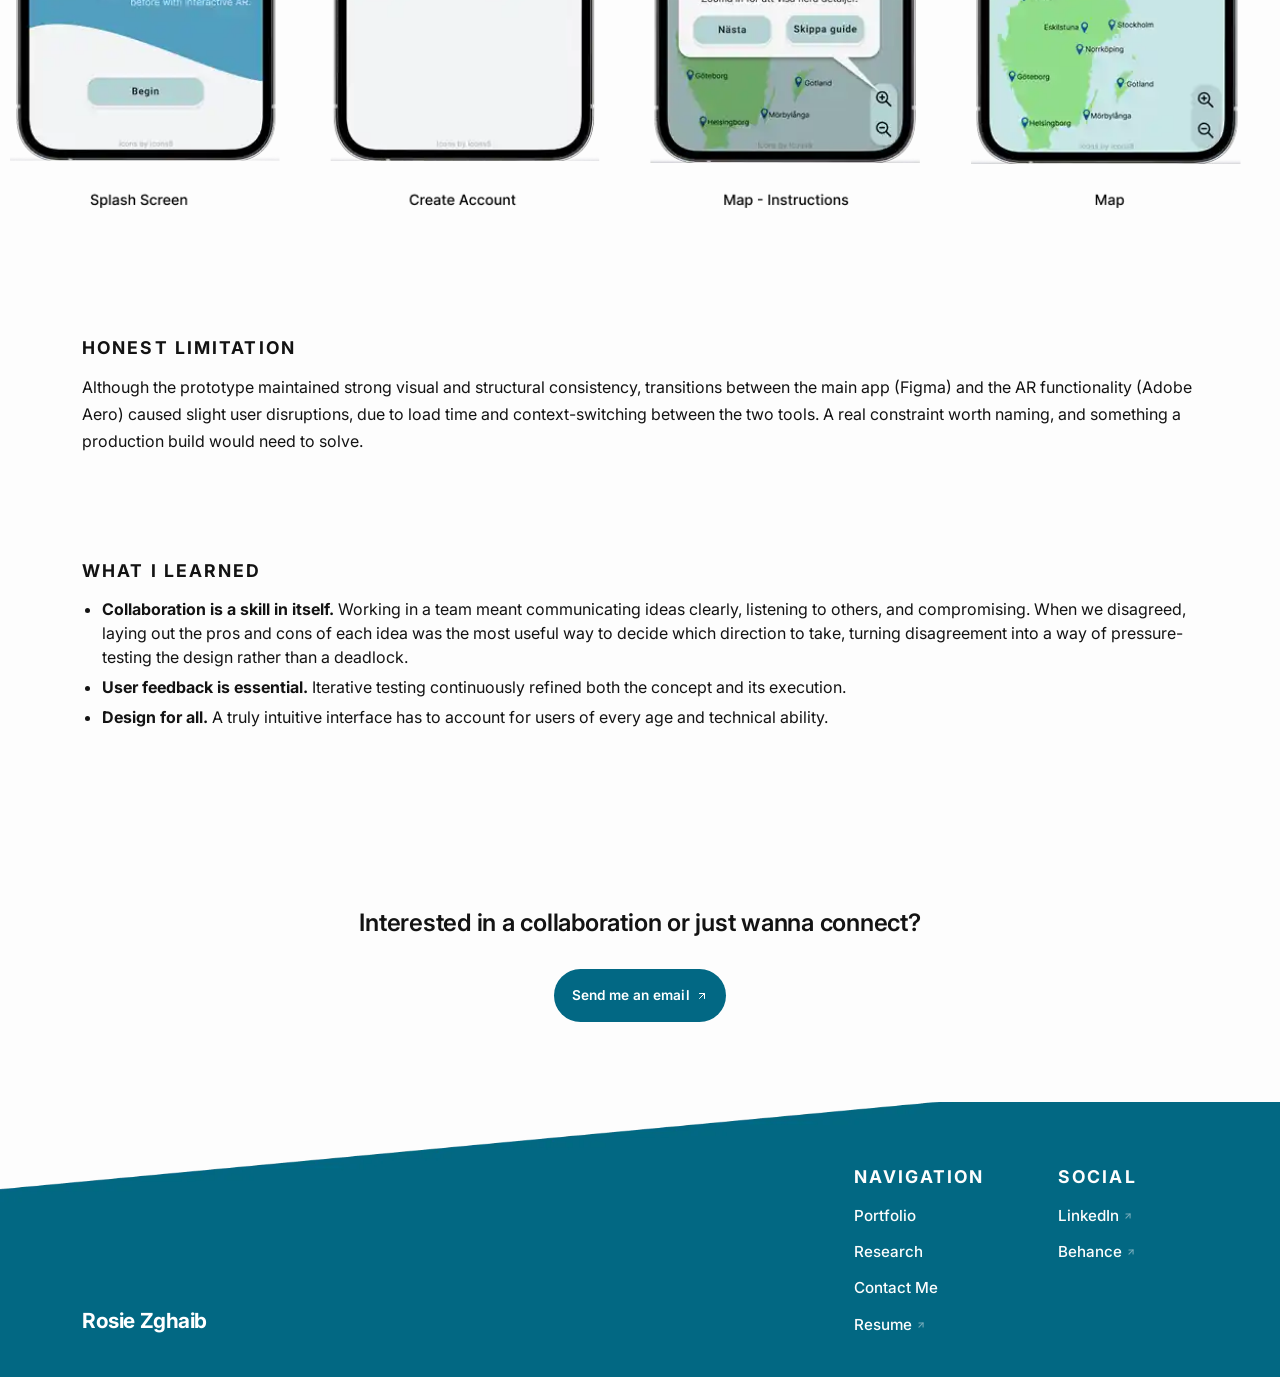
<file: turista.html>
<!DOCTYPE html>
<html lang="en">
<head>
  <meta charset="UTF-8" />
  <meta name="viewport" content="width=device-width, initial-scale=1.0" />
  <link rel="icon" type="image/svg+xml" href="assets/images/RZ.svg" />
  <title>Turista - Portfolio</title>
  <link rel="preconnect" href="https://fonts.googleapis.com" />
  <link rel="preconnect" href="https://fonts.gstatic.com" crossorigin />
  <link href="https://fonts.googleapis.com/css2?family=Instrument+Sans:wght@400;500;700&family=Inter:wght@400;500;600&display=swap" rel="stylesheet" />
  <link rel="stylesheet" href="https://cdn.jsdelivr.net/npm/bootstrap@5.3.3/dist/css/bootstrap.min.css" />
  <link rel="stylesheet" href="style.css" />
</head>
<body class="thehouse-page">

  <header class="site-header">
    <div class="header-inner">
      <a href="index.html" class="nav-logo">Rosie Zghaib</a>
      <nav class="nav-links">
        <a href="index.html#work">Portfolio</a>
        <a href="research.html">Research</a>
        <a href="contact.html">Contact Me</a>
        <a href="resume.pdf" target="_blank" rel="noopener" class="nav-link-external">
          Resume
          <svg width="10" height="10" viewBox="0 0 24 24" fill="none" stroke="currentColor" stroke-width="2.5" stroke-linecap="round" stroke-linejoin="round" aria-hidden="true">
            <path d="M7 17 17 7"/><path d="M7 7h10v10"/>
          </svg>
        </a>
      </nav>
      <button class="nav-toggle" aria-label="Open menu" aria-expanded="false">
        <span></span><span></span><span></span>
      </button>
    </div>
  </header>

  <div class="nav-overlay" aria-hidden="true">
    <button class="nav-overlay-close" aria-label="Close menu">&times;</button>
    <nav class="nav-overlay-links">
      <a href="index.html#work">Portfolio</a>
      <a href="research.html">Research</a>
      <a href="contact.html">Contact Me</a>
      <a href="resume.pdf" target="_blank" rel="noopener" class="nav-link-external">
        Resume
        <svg width="18" height="18" viewBox="0 0 24 24" fill="none" stroke="currentColor" stroke-width="2.5" stroke-linecap="round" stroke-linejoin="round" aria-hidden="true">
          <path d="M7 17 17 7"/><path d="M7 7h10v10"/>
        </svg>
      </a>
    </nav>
  </div>

  <!-- ── Project Hero ── -->
  <section class="project-hero">
    <div class="project-hero-img">
      <!-- Insert hero image here -->
      <img class="hero-bg" src="assets/images/hero_turista.webp" alt="" />
    </div>
  </section>

  <h1 class="project-title">TURISTA</h1>

  <!-- ── Overview + Content ── -->
  <section class="project-content">
    <div class="container project-content-grid">

      <!-- Left column: Overview -->
      <aside class="project-overview">
        <h2>OVERVIEW</h2>

        <div class="overview-block">
          <span class="overview-label">Role</span>
          <p class="overview-value">UX Designer in a team of 3</p>
        </div>

        <div class="overview-block">
          <span class="overview-label">Type</span>
          <p class="overview-value">AR Concept app</p>
        </div>

        <div class="overview-block">
          <span class="overview-label">Year</span>
          <p class="overview-value">2025</p>
        </div>

        <div class="overview-block">
          <span class="overview-label">Tools Used</span>
          <div class="tool-icons">
            <img class="tool-icon" src="assets/images/figma.webp" alt="Figma" title="Figma" />
            <img class="tool-icon" src="assets/images/adobeaero.webp" alt="Adobe Aero" title="Adobe Aero" />
            <img class="tool-icon" src="assets/images/adobeillustrator.webp" alt="Adobe Illustrator" title="Adobe Illustrator" />
          </div>
        </div>

        <a href="#the-design" class="play-prototype-btn">
          Skip to design
          <svg width="12" height="12" viewBox="0 0 24 24" fill="none" stroke="currentColor" stroke-width="2" stroke-linecap="round" stroke-linejoin="round" aria-hidden="true">
            <path d="M12 5v14" />
            <path d="M19 12l-7 7-7-7" />
          </svg>
        </a>

        <!-- Figma prototype link -->
        <a href="https://www.figma.com/proto/5KN1Vz2kWTjph3n81ygLuk/Slutlig-prototyp?node-id=301-72&t=25NF3breodDdLdLp-1&scaling=scale-down&content-scaling=fixed&page-id=0%3A1&starting-point-node-id=301%3A72&show-proto-sidebar=1" target="_blank" class="play-prototype-btn play-prototype-btn-outline">
          Play prototype
          <svg width="12" height="12" viewBox="0 0 24 24" fill="none" stroke="currentColor" stroke-width="2" stroke-linecap="round" stroke-linejoin="round" aria-hidden="true">
            <path d="M7 17 17 7" />
            <path d="M7 7h10v10" />
          </svg>
        </a>
      </aside>

      <!-- Right column: Problem / Concept / Goal -->
      <div class="project-main">

        <div class="project-block">
          <h2>PROBLEM</h2>
          <p><b>Sweden's historical landmarks aren't always engaging to visit, especially for tourists exploring their own country.</b>
            The opportunity was to make visiting them more interactive and fun through augmented reality, for users of all ages and technical comfort levels.</p>
        </div>

        <div class="project-block">
          <h2>CONCEPT</h2>
          <p><b>Turista makes Sweden's cultural heritage more engaging through AR.</b>
            The prototype focuses on a real site, the Sigurd rune carving. It lets visitors decode history rather than just read signs, through an AR rune translation, a location-based scavenger hunt, and a familiar map balancing immersion with authenticity and accessibility.</p>
        </div>

        <div class="project-block">
          <h2>MY ROLE</h2>
          <p>Turista was a collaborative project by a team of three. Within it, I contributed to the user research and built the final digital base prototype. I also led the structure of the evaluation process, designing how each prototype dimension was tested.</p>
        </div>

      </div>
    </div>
  </section>

  <!-- ── Process ── -->
  <section class="process-section">
    <div class="container">
      <h1 class="process-title">THE PROCESS</h1>

            <div class="process-row">
        <a class="process-card" href="#research">
          <div class="process-icon">
            <svg width="36" height="36" viewBox="0 0 24 24" fill="none" stroke="currentColor" stroke-width="1.5" stroke-linecap="round" stroke-linejoin="round"><circle cx="11" cy="11" r="7"/><path d="M21 21l-4.35-4.35"/></svg>
          </div>
          <p class="process-label">Research</p>
        </a>

        <a class="process-card" href="#define">
          <div class="process-icon">
            <svg width="36" height="36" viewBox="0 0 24 24" fill="none" stroke="currentColor" stroke-width="1.5" stroke-linecap="round" stroke-linejoin="round"><path d="M17 21v-2a4 4 0 0 0-4-4H5a4 4 0 0 0-4 4v2"/><circle cx="9" cy="7" r="4"/><path d="M23 21v-2a4 4 0 0 0-3-3.87"/><path d="M16 3.13a4 4 0 0 1 0 7.75"/></svg>
          </div>
          <p class="process-label">Define</p>
        </a>

        <a class="process-card" href="#exploratory-prototyping">
          <div class="process-icon">
            <svg width="36" height="36" viewBox="0 0 24 24" fill="none" stroke="currentColor" stroke-width="1.5" stroke-linecap="round" stroke-linejoin="round"><rect x="3" y="3" width="7" height="7"/><rect x="14" y="3" width="7" height="7"/><rect x="3" y="14" width="7" height="7"/><rect x="14" y="14" width="7" height="7"/></svg>
          </div>
          <p class="process-label">Exploratory Prototyping</p>
        </a>

        <a class="process-card" href="#base-prototype">
          <div class="process-icon">
            <svg width="36" height="36" viewBox="0 0 24 24" fill="none" stroke="currentColor" stroke-width="1.5" stroke-linecap="round" stroke-linejoin="round"><path d="M12 20h9"/><path d="M16.5 3.5a2.12 2.12 0 0 1 3 3L7 19l-4 1 1-4Z"/></svg>
          </div>
          <p class="process-label">Base Prototype</p>
        </a>
      </div>
    </div>
  </section>

  <!-- ── Research ── -->
  <section class="research-section" id="research">
    <div class="container">
      <h2 class="research-heading">01 / RESEARCH</h2>

      <div class="research-box">
        <div class="research-top">
          <aside class="research-overview">
            <h3>OVERVIEW</h3>
            <ul class="research-list">
              <li>Participatory Design Approach</li>
              <li>User Survey</li>
              <li>Competitive Analysis</li>
              <li>Site Research: Sigurdsristningen</li>  
              <li>Academic Research: Gamification & AR</li>
            </ul>
          </aside>

          <div class="research-text">
            <p>Research followed a participatory design approach, involving the target audience throughout. A survey of 33 respondents explored how people travel in Sweden: their patterns, preferences, and pain points. 
              It showed a clear appetite for digital, engaging, and interactive experiences, which moved the project from a broad, divergent exploration toward a convergent direction.
            </p>

            <p>A competitive analysis of existing museum and AR apps mapped how others structured navigation and interaction. In parallel, a teammate visited the Sigurd rune carving in person, 
              photographed it, and gathered its history and background, so every piece of content in the prototype was real and specific to the site rather than placeholder.
            </p>

            <p>The team also grounded the design in academic research on gamification, AR, and game mechanics. Studies showed that gamification and AR significantly improve cultural-heritage learning and engagement 
              (Garcia et al., 2024; Hincapié et al., 2021), while stressing a balance between education and entertainment, and cultural sensitivity. This directly shaped a core principle that AR should enhance the history, not overshadow it.
            </p>

            <p><b>Target audience:</b></p>
            <ul class="research-list">
              <li>Swedish tourists travelling within Sweden.</li>
              <li>Users of all ages with varied technical experience levels.</li>
            </ul>
            <p class="image-caption-intro">Below are the survey findings and the four personas that narrowed the project's focus:</p>
          </div>
        </div>

        <img class="research-image" src="assets/images/predesignsurvey.webp" alt="Features Prioritization" />
      </div>
    </div>
  </section>

  <!-- ── Define ── -->
  <section class="research-section" id="define">
    <div class="container">
      <h2 class="research-heading">02 / DEFINE</h2>

      <div class="research-box">
        <div class="research-top">
          <aside class="research-overview">
            <h3>OVERVIEW</h3>
            <ul class="research-list">
              <li>4 Personas</li>
              <li>Age & Tech Comfort Range</li>
              <li>Accessibility Needs</li>
            </ul>
          </aside>

          <div class="research-text">
            <p>From the research, four personas were built, each representing a different age group and need, from a 12-year-old who wants history to feel like a game, 
              to a 64-year-old who values simplicity over high-tech. They spanned a wide range of technical comfort, and included a visitor with sensory and accessibility needs.
            </p>
            <p>Designing for all four is what pushed the app toward familiar, accessible interaction alongside its AR features, 
              ensuring it worked for young, tech-comfortable users and older or less tech-confident ones alike.
            </p>

            <p class="image-caption-intro">Below are the four personas that shaped the design:</p>
          </div>
        </div>

<div class="research-image-row research-image-row--stacked">
          <img class="research-image" src="assets/images/peronas1.webp" alt="Sarah persona" />
          <img class="research-image" src="assets/images/personas2.webp" alt="Emma persona" />
        </div>
      </div>
    </div>
  </section>

  <!-- ── Exploratory Prototype ── -->
  <section class="research-section" id="exploratory-prototyping">
    <div class="container">
      <h2 class="research-heading">03 / EXPLORATORY PROTOTYPING</h2>

      <div class="research-box">
        <div class="research-top">
          <aside class="research-overview">
            <h3>OVERVIEW</h3>
            <ul class="research-list">
              <li>Paper & Analog Prototypes</li>
              <li>One Design Question Each</li>
              <li>Wizard of Oz & Think-aloud</li>
              <li>Tested Across Ages</li>
            </ul>
          </aside>

          <div class="research-text">
            <p>The divergent phase used rapid, low-cost prototypes, paper, transparent overlays, and Wizard-of-Oz AR simulations, each built to answer a 
              specific design question and tested across age groups, from young children to a 61-year-old. Each prototype produced a finding that shaped the final design:
            </p>
            <ul class="research-list">
              <li><b>Traditional map navigation.</b> <i>Do different ages find a familiar, Google-Maps-style map engaging enough?</i> A younger user found it intuitive and familiar; an older user found it easy but wanted bigger icons and more guidance.</li>
              <li><b>AR navigation.</b> <i>How do different ages experience navigating with AR?</i> The younger user was curious and engaged; the older user was doubtful, finding it tiring to hold the phone up and potentially too complex.</li>
              <li><b>AR authenticity.</b> <i>Can it be immersive and authentic at once?</i> Younger testers found Vikings shown in the real environment engaging and credible, and asked practical questions, such as how it behaves in the dark or rain.</li>
              <li><b>Analog AR game.</b> <i>Can AR gameplay engage without advanced tech?</i> Children engaged enthusiastically with moving paper icons to collect points; the teenager wanted more scoring complexity; adults wanted clearer instructions.</li>
              <li><b>Rune translation overlay.</b> <i>Can we improve understanding of runic script?</i> The "discovery moment" when the translation appeared delighted testers of all ages, children loved uncovering something hidden, and an older tester valued its simplicity and accessibility.</li>
            </ul>
            <p><b>Findings:</b> younger users embraced AR, while older users wanted simplicity and guidance. That split is exactly why the final design balanced both, immersive AR for those who want it, and a familiar map with audio for those who don't.</p>
            <p class="image-caption-intro">Below are the exploratory prototypes tested across age groups:</p>
          </div>
        </div>

<div class="research-image-row research-image-row--stacked">
          <img class="research-image" src="assets/images/explprototypes1.webp" alt="Sarah persona" />
          <img class="research-image" src="assets/images/explprototypes2.webp" alt="Emma persona" />
        </div>
      </div>
    </div>
  </section>

  <!-- ── Base Prototype ── -->
  <section class="research-section" id="base-prototype">
    <div class="container">
      <h2 class="research-heading">04 / BASE PROTOTYPE</h2>

      <div class="research-box">
        <div class="research-top">
          <aside class="research-overview">
            <h3>OVERVIEW</h3>
            <ul class="research-list">
              <li>Figma Prototype</li>
              <li>Filter Dimensions: Functionality, Data, Appearance, Spatial Structure</li>
              <li>Testing the full flow together</li>
            </ul>
          </aside>

          <div class="research-text">
            <p>Before building the final AR prototype, a base prototype was created in Figma to test how everything worked together. 
              It used the filter dimensions functionality, data, appearance, and spatial structure (Lim et al., 2008), with high interactivity 
              and resolution and medium-to-high fidelity, to explore the experience as a whole rather than in separate pieces.
            </p>
          
            <p>Testing showed that much of the prototype matched users' conceptual model (Norman, 2011): the map, categories, and reward system were easy to 
              understand because the icons and behaviours felt familiar. Two clear gaps emerged, though, the app needed an introduction to give users a basic idea of what to do, 
              and the storytelling needed to be broken up in a more engaging way.
            </p>

            <p class="image-caption-intro">Below is part of the Figma base prototype used to test the full flow:</p>
          </div>
        </div>

        <div class="research-image-row">
          <img class="research-image" src="assets/images/baseprototype.webp" alt="Wireframes The House" />
        </div>
      </div>
    </div>
  </section>

  <!-- ── The Design ── -->
  <section class="project-content mt-4 mb-4">
    <div class="container">
      <div class="project-main">
        <div class="project-block">
          <h2 id="the-design">THE DESIGN</h2>

                    <div class="research-text">
            <p>The final prototype works in two modes, on-site and digital, so people can experience the heritage whether or not they can physically visit, 
              answering the survey finding that time and distance stop many people from going. Its core features:
            </p>
            <ul class="research-list">
              <li><b>Map of Sweden's cultural heritage:</b> a familiar starting point and overview.</li>
              <li><b>Choose on-site or digital:</b> flexibility based on time and location.</li>
              <li><b>AR rune translation:</b> decode the Sigurd carving, the authentic, standout feature.</li>
              <li><b>Scavenger hunt:</b> motivation and exploration on-site and digitally.</li>
              <li><b>Read or listen to stories:</b> inclusive for visual or hearing needs.</li>
            </ul>

            <p class="image-caption-intro">Swipe through the final prototype below:</p>
          </div>
        </div>
                      <div class="image-carousel">
            <button class="carousel-arrow carousel-arrow-prev" aria-label="Previous slide">
              <svg width="16" height="16" viewBox="0 0 24 24" fill="none" stroke="currentColor" stroke-width="2" stroke-linecap="round" stroke-linejoin="round"><path d="M15 18l-6-6 6-6"/></svg>
            </button>
            <div class="image-carousel-track">
              <div class="image-carousel-slide">
                <img src="assets/images/carousel_turista.webp" alt="Turista app screens" />
              </div>
            </div>
            <button class="carousel-arrow carousel-arrow-next" aria-label="Next slide">
              <svg width="16" height="16" viewBox="0 0 24 24" fill="none" stroke="currentColor" stroke-width="2" stroke-linecap="round" stroke-linejoin="round"><path d="M9 18l6-6-6-6"/></svg>
            </button>
          </div>
          </div>
        </div>
  </section>

  <!-- ── Limitation ── -->
  <section class="project-content mt-4">
    <div class="container">
      <div class="project-main">
        <div class="project-block">
          <h2>HONEST LIMITATION</h2>
          <p>Although the prototype maintained strong visual and structural consistency, transitions between the main app (Figma) and the AR functionality (Adobe Aero) caused slight user disruptions, due to load time and context-switching between the two tools. A real constraint worth naming, and something a production build would need to solve.</p>
        </div>
      </div>
    </div>
  </section>

  <!-- ── What I Learned ── -->
  <section class="project-content mt-4">
    <div class="container">
      <div class="project-main">
        <div class="project-block">
          <h2>WHAT I LEARNED</h2>
          <ul class="research-list">
            <li><b>Collaboration is a skill in itself.</b> Working in a team meant communicating ideas clearly, listening to others, and compromising. When we disagreed, 
                laying out the pros and cons of each idea was the most useful way to decide which direction to take, turning disagreement into a way of pressure-testing the design rather than a deadlock.</li>
            <li><b>User feedback is essential.</b> Iterative testing continuously refined both the concept and its execution.</li>
            <li><b>Design for all.</b> A truly intuitive interface has to account for users of every age and technical ability.</li>
          </ul>
        </div>
      </div>
    </div>
  </section>

  <section class="project-cta">
    <div class="container">
      <p class="project-cta-text">Interested in a collaboration or just wanna connect?</p>
      <a href="mailto:rosiezghaib@hotmail.com" class="hero-cta project-cta-email-btn">
        Send me an email
        <svg width="12" height="12" viewBox="0 0 24 24" fill="none" stroke="currentColor" stroke-width="2" stroke-linecap="round" stroke-linejoin="round" aria-hidden="true">
          <path d="M7 17 17 7"/><path d="M7 7h10v10"/>
        </svg>
      </a>
    </div>
  </section>

  <footer class="site-footer">
    <div class="container footer-grid">
      <div class="footer-brand">
        <a href="index.html" class="footer-logo-text">Rosie Zghaib</a>
      </div>

      <div class="footer-links">
        <div class="footer-col">
          <h3 class="footer-title">NAVIGATION</h3>
          <a href="index.html#work">Portfolio</a>
          <a href="research.html">Research</a>
          <a href="contact.html">Contact Me</a>
          <a href="resume.pdf" target="_blank" rel="noopener" class="nav-link-external">
            Resume
            <svg width="10" height="10" viewBox="0 0 24 24" fill="none" stroke="currentColor" stroke-width="2.5" stroke-linecap="round" stroke-linejoin="round" aria-hidden="true">
              <path d="M7 17 17 7"/><path d="M7 7h10v10"/>
            </svg>
          </a>
        </div>

        <div class="footer-col">
          <h3 class="footer-title">SOCIAL</h3>
          <a href="https://www.linkedin.com/in/rosie-zghaib-328677233" target="_blank" rel="noopener noreferrer" class="nav-link-external">
            LinkedIn
            <svg width="10" height="10" viewBox="0 0 24 24" fill="none" stroke="currentColor" stroke-width="2.5" stroke-linecap="round" stroke-linejoin="round" aria-hidden="true">
              <path d="M7 17 17 7"/><path d="M7 7h10v10"/>
            </svg>
          </a>
          <a href="https://www.behance.net/rosiezghaib" target="_blank" rel="noopener noreferrer" class="nav-link-external">
            Behance
            <svg width="10" height="10" viewBox="0 0 24 24" fill="none" stroke="currentColor" stroke-width="2.5" stroke-linecap="round" stroke-linejoin="round" aria-hidden="true">
              <path d="M7 17 17 7"/><path d="M7 7h10v10"/>
            </svg>
          </a>
        </div>
      </div>
    </div>
  </footer>

  <button class="scroll-top-btn" id="scrollTopBtn" aria-label="Scroll to top">
    <svg width="18" height="18" viewBox="0 0 24 24" fill="none" stroke="currentColor" stroke-width="2.5" stroke-linecap="round" stroke-linejoin="round" aria-hidden="true">
      <line x1="12" y1="19" x2="12" y2="5"/>
      <polyline points="5 12 12 5 19 12"/>
    </svg>
  </button>

  <script>
    const toggle = document.querySelector('.nav-toggle');
    const overlay = document.querySelector('.nav-overlay');
    const overlayClose = document.querySelector('.nav-overlay-close');

    function openMenu() {
      overlay.classList.add('open');
      overlay.setAttribute('aria-hidden', 'false');
      toggle.setAttribute('aria-expanded', 'true');
      document.body.style.overflow = 'hidden';
    }

    function closeMenu() {
      overlay.classList.remove('open');
      overlay.setAttribute('aria-hidden', 'true');
      toggle.setAttribute('aria-expanded', 'false');
      document.body.style.overflow = '';
    }

    // Scroll to top
    const scrollTopBtn = document.getElementById('scrollTopBtn');
    if (scrollTopBtn) {
      window.addEventListener('scroll', () => {
        scrollTopBtn.classList.toggle('visible', window.scrollY > 400);
      }, { passive: true });

      scrollTopBtn.addEventListener('click', () => {
        window.scrollTo({ top: 0, behavior: 'smooth' });
      });
    }

    toggle.addEventListener('click', openMenu);
    overlayClose.addEventListener('click', closeMenu);

    document.querySelectorAll('.nav-overlay-links a').forEach(a =>
      a.addEventListener('click', closeMenu)
    );

    const header = document.querySelector('.site-header');
    let lastScrollY = window.scrollY;

    function syncHeaderOffset() {
      document.body.style.paddingTop = header.offsetHeight + 'px';
    }
    syncHeaderOffset();
    window.addEventListener('resize', syncHeaderOffset);

    window.addEventListener('scroll', () => {
      const y = window.scrollY;
      if (y > lastScrollY && y > header.offsetHeight) {
        header.classList.add('hidden');
      } else {
        header.classList.remove('hidden');
      }
      lastScrollY = y;
    }, { passive: true });

    // Scroll-triggered reveal animations
    document.documentElement.classList.add('js-reveal');

    const revealEls = document.querySelectorAll(
      '.project-card, .process-card, .research-box, .research-heading, .contact-wrapper, .contact-info-item, .card-image'
    );

    const revealCounts = new Map();
    revealEls.forEach((el) => {
      el.classList.add('reveal-init');
      const count = revealCounts.get(el.parentElement) || 0;
      el.style.transitionDelay = Math.min(count, 5) * 80 + 'ms';
      revealCounts.set(el.parentElement, count + 1);
    });

    if ('IntersectionObserver' in window) {
      const revealObserver = new IntersectionObserver((entries) => {
        entries.forEach((entry) => {
          if (entry.isIntersecting) {
            entry.target.classList.add('reveal-visible');
            revealObserver.unobserve(entry.target);
          }
        });
      }, { threshold: 0.15, rootMargin: '0px 0px -8% 0px' });

      revealEls.forEach((el) => revealObserver.observe(el));
    } else {
      revealEls.forEach((el) => el.classList.add('reveal-visible'));
    }

    // Image carousel arrow navigation
    document.querySelectorAll('.image-carousel').forEach((carousel) => {
      const track = carousel.querySelector('.image-carousel-track');
      const prevBtn = carousel.querySelector('.carousel-arrow-prev');
      const nextBtn = carousel.querySelector('.carousel-arrow-next');

      function updateArrows() {
        const scrollable = track.scrollWidth > track.clientWidth + 1;
        prevBtn.style.display = scrollable ? 'flex' : 'none';
        nextBtn.style.display = scrollable ? 'flex' : 'none';
        if (!scrollable) return;
        prevBtn.disabled = track.scrollLeft <= 0;
        nextBtn.disabled = track.scrollLeft >= track.scrollWidth - track.clientWidth - 1;
      }

      prevBtn.addEventListener('click', () => {
        track.scrollBy({ left: -track.clientWidth * 0.9, behavior: 'smooth' });
      });
      nextBtn.addEventListener('click', () => {
        track.scrollBy({ left: track.clientWidth * 0.9, behavior: 'smooth' });
      });

      track.addEventListener('scroll', updateArrows, { passive: true });
      window.addEventListener('resize', updateArrows);
      updateArrows();
    });
  </script>
</body>
</html>
</file>
<file: style.css>
/* ══════════════════════════════════════════
   Reset & Base
   ══════════════════════════════════════════ */

* {
  margin: 0;
  padding: 0;
  box-sizing: border-box;
}

html {
  scroll-behavior: smooth;
  overflow-x: hidden;
}

/* ══════════════════════════════════════════
   Scroll reveal animations
   ══════════════════════════════════════════ */
.reveal-init {
  transition: opacity 0.7s cubic-bezier(0.16, 1, 0.3, 1), transform 0.7s cubic-bezier(0.16, 1, 0.3, 1);
}

.process-card.reveal-init {
  transition: transform 0.25s ease, box-shadow 0.25s ease, opacity 0.6s ease;
}

.js-reveal .reveal-init {
  opacity: 0;
  transform: translateY(28px);
}

.js-reveal .reveal-init.reveal-visible {
  opacity: 1;
  transform: translateY(0);
}

@media (prefers-reduced-motion: reduce) {
  .js-reveal .reveal-init {
    opacity: 1;
    transform: none;
    transition: none;
  }
}

#the-design,
#research,
#define,
#information-architecture,
#wireframing {
  scroll-margin-top: 7rem;
}

body {
  font-family: 'Inter', 'Instrument Sans', sans-serif;
  color: #131313;
  background-color: #FDFDFD;
  cursor: url("data:image/svg+xml,%3Csvg xmlns='http://www.w3.org/2000/svg' width='32' height='32' viewBox='0 0 24 24'%3E%3Cpath fill='%23026884' stroke='white' stroke-width='1.5' stroke-linejoin='round' paint-order='stroke fill' d='M20.84 4.61a5.5 5.5 0 0 0-7.78 0L12 5.67l-1.06-1.06a5.5 5.5 0 0 0-7.78 7.78l1.06 1.06L12 21.23l7.78-7.78 1.06-1.06a5.5 5.5 0 0 0 0-7.78z'/%3E%3C/svg%3E") 16 16, auto;
  overflow-x: hidden;
}

/* ── nmoq page: text color overrides ── */
body.nmoq-page .project-title,
body.nmoq-page .project-overview h2,
body.nmoq-page .overview-value,
body.nmoq-page .project-block h2,
body.nmoq-page .project-block p,
body.nmoq-page .research-heading,
body.nmoq-page .research-overview h3,
body.nmoq-page .research-list,
body.nmoq-page .research-text p,
body.thehouse-page .project-title,
body.thehouse-page .project-overview h2,
body.thehouse-page .overview-value,
body.thehouse-page .project-block h2,
body.thehouse-page .project-block p,
body.thehouse-page .research-heading,
body.thehouse-page .research-overview h3,
body.thehouse-page .research-list,
body.thehouse-page .research-text p,
body.feelgreat-page .project-title,
body.feelgreat-page .project-overview h2,
body.feelgreat-page .overview-value,
body.feelgreat-page .project-block h2,
body.feelgreat-page .project-block p,
body.feelgreat-page .research-heading,
body.feelgreat-page .research-overview h3,
body.feelgreat-page .research-list,
body.feelgreat-page .research-text p {
  color: #131313;
}

body.nmoq-page .site-footer,
body.thehouse-page .site-footer,
body.feelgreat-page .site-footer {
  background-image: url("assets/images/footer.webp");
  background-size: cover;
  background-position: center;
  background-repeat: no-repeat;
}

/* ══════════════════════════════════════════
   Navigation
   ══════════════════════════════════════════ */

.site-header {
  position: fixed;
  top: 0;
  left: 0;
  right: 0;
  z-index: 100;
  background: #FDFDFD;

  transition: transform 0.3s ease;
}

.site-header.hidden {
  transform: translateY(-100%);
}

.header-inner {
  max-width: 1300px;
  margin: 0 auto;
  padding: 1.75rem 2rem;
  display: flex;
  align-items: center;
  justify-content: space-between;
}

.nav-logo {
  font-size: 1.3rem;
  font-weight: 700;
  letter-spacing: -0.02em;
  color: #131313;
  text-decoration: none;
}

.nav-links {
  display: flex;
  align-items: center;
  gap: 2.5rem;
}

.nav-links a {
  position: relative;
  font-size: 0.9rem;
  font-weight: 500;
  color: #555;
  text-decoration: none;
  transition: color 0.2s ease;
}

.nav-links a::after {
  content: '';
  position: absolute;
  left: 0;
  right: 0;
  bottom: -6px;
  height: 2px;
  background: #131313;
  transform: scaleX(0);
  transform-origin: center;
  transition: transform 0.2s ease;
}

.nav-links a:hover,
.nav-links a.active {
  color: #131313;
}

.nav-links a:hover::after,
.nav-links a.active::after {
  transform: scaleX(1);
}

.nav-link-external {
  display: inline-flex;
  align-items: center;
  gap: 0.25rem;
}

.nav-link-external svg {
  opacity: 0.45;
  flex-shrink: 0;
}

/* Hamburger — hidden on desktop */
.nav-toggle {
  display: none;
  flex-direction: column;
  justify-content: space-between;
  width: 22px;
  height: 15px;
  background: none;
  border: none;
  cursor: pointer;
  padding: 0;
  flex-shrink: 0;
}

.nav-toggle span {
  display: block;
  height: 2px;
  background: #131313;
  border-radius: 2px;
}

/* Full-screen mobile overlay */
.nav-overlay {
  position: fixed;
  inset: 0;
  z-index: 200;
  background: #fff;
  display: flex;
  flex-direction: column;
  align-items: center;
  justify-content: center;
  opacity: 0;
  pointer-events: none;
  transform: translateY(-10px);
  transition: opacity 0.3s ease, transform 0.3s ease;
}

.nav-overlay.open {
  opacity: 1;
  pointer-events: all;
  transform: translateY(0);
}

.nav-overlay-close {
  position: absolute;
  top: 1.5rem;
  right: 2rem;
  font-size: 2rem;
  line-height: 1;
  background: none;
  border: none;
  cursor: pointer;
  color: #131313;
  padding: 0.25rem;
}

.nav-overlay-links {
  display: flex;
  flex-direction: column;
  align-items: center;
  gap: 2.5rem;
}

.nav-overlay-links a {
  font-size: clamp(2rem, 8vw, 3.5rem);
  font-weight: 300;
  color: #131313;
  text-decoration: none;
  letter-spacing: -0.02em;
  transition: opacity 0.2s ease;
}

.nav-overlay-links a:hover {
  opacity: 0.4;
}

@media (max-width: 768px) {
  .nav-links {
    display: none;
  }

  .nav-toggle {
    display: flex;
  }

  .header-inner {
    padding: 1.4rem 1.5rem;
  }
}

/* ══════════════════════════════════════════
   Scroll to top
   ══════════════════════════════════════════ */

.scroll-top-btn {
  position: fixed;
  right: 1.5rem;
  bottom: 1.5rem;
  width: 48px;
  height: 48px;
  border: none;
  border-radius: 50%;
  background: #0682a4;
  color: #fff;
  display: flex;
  align-items: center;
  justify-content: center;
  cursor: pointer;
  opacity: 0;
  visibility: hidden;
  transform: translateY(12px);
  transition: opacity 0.25s ease, transform 0.25s ease, visibility 0.25s, background 0.2s ease;
  box-shadow: 0 4px 14px rgba(40, 110, 255, 0.35);
  z-index: 150;
}

.scroll-top-btn.visible {
  opacity: 1;
  visibility: visible;
  transform: translateY(0);
}

.scroll-top-btn:hover {
  background: #05637d;
}

/* ══════════════════════════════════════════
   Ticker
   ══════════════════════════════════════════ */

.ticker {
  position: absolute;
  top: 0;
  left: 0;
  right: 0;
  z-index: 2;
  overflow: hidden;
  padding: 1rem 0;
}

.ticker-track {
  display: flex;
  width: max-content;
  animation: ticker-scroll 100s linear infinite;
}

.ticker-content {
  display: flex;
  align-items: center;
  gap: 3rem;
  padding-right: 3rem;
  white-space: nowrap;
  font-size: 4rem;
  font-weight: 700;
  letter-spacing: 0.18em;
  color: #026884;
}

@keyframes ticker-scroll {
  from { transform: translateX(0); }
  to   { transform: translateX(-50%); }
}

/* ══════════════════════════════════════════
   Hero
   ══════════════════════════════════════════ */

.hero {
  position: relative;
  display: flex;
  flex-direction: column;
  align-items: center;
  min-height: 600px;
}

.hero-bg {
  width: 100%;
  height: auto;
  display: block;
}

.hero-canvas {
  position: absolute;
  top: 0;
  left: 0;
  pointer-events: none;
  opacity: 0;
  transition: opacity 0.5s ease;
  z-index: 1;
}

.hero-canvas.is-active {
  opacity: 1;
}

@media (max-width: 1050px) {
  .hero-canvas {
    display: none;
  }
}

.hero-text {
  position: absolute;
  top: calc(50% + 3rem);
  left: 50%;
  transform: translate(-50%, -50%);
  z-index: 1;
  width: 90%;
  max-width: 1000px;
}

.hero-text-main {
  display: flex;
  flex-direction: row;
  align-items: flex-start;
  gap: 2.5rem;
}

.hero-portrait {
  height: clamp(180px, 22vw, 280px);
  width: auto;
  object-fit: cover;
  flex-shrink: 0;
}

.hero-text-body {
  display: flex;
  flex-direction: column;
  align-items: flex-start;
  gap: 1.5rem;
}

.hero-text p {
  font-size: clamp(1rem, 2.2vw, 1.5rem);
  opacity: 0.8;
  letter-spacing: 0.08em;
}

.hero-cta {
  display: inline-flex;
  align-items: center;
  gap: 0.4rem;
  font-size: 0.85rem;
  font-weight: 600;
  color: #fff;
  background: #026884;
  text-decoration: none;
  padding: 1rem 1.1rem;
  letter-spacing: 0.02em;
  white-space: nowrap;
  border-radius: 999px;
  transition: opacity 0.2s ease;
}

.hero-cta:hover {
  opacity: 0.8;
}

@media (max-width: 1050px) {
  .hero {
    min-height: 100svh;
    justify-content: center;
    padding: 8rem 0 4rem;
  }

  .hero .hero-bg {
    position: absolute;
    inset: 0;
    height: 100%;
    object-fit: cover;
  }

  .hero-text {
    position: relative;
    top: auto;
    left: auto;
    transform: none;
    flex-direction: column;
    align-items: flex-start;
    gap: 1.25rem;
    width: 85%;
  }

  .hero-text-main {
    flex-direction: column;
    align-items: flex-start;
  }

  .hero-text-body {
    gap: 1.25rem;
    margin-top: 0;
  }

  .hero-portrait {
    height: 220px;
  }

  .ticker-content {
    padding-top: 30px;
    font-size: 2rem;
  }
}

/* ══════════════════════════════════════════
   Content section
   ══════════════════════════════════════════ */

.content {
  min-height: 60vh;
  background: #FDFDFD;
  position: relative;
  overflow: hidden;
  padding-bottom: 3rem;
}

/* ── Work / Project Cards ── */
.work-label {
  font-size: 1rem;
  font-weight: 600;
  letter-spacing: 0.2em;
  text-transform: uppercase;
  color: #131313;
  margin-bottom: 2.5rem;
}

.projects-wrapper {
  max-width: 1300px;
  margin: 0 auto;
  padding: 4rem 2rem 5rem;
}

.projects-grid {
  display: grid;
  grid-template-columns: repeat(2, 1fr);
  gap: 3rem 2.5rem;
}

.project-card {
  display: flex;
  flex-direction: column;
}

.card-image {
  width: 100%;
  aspect-ratio: 16 / 9;
  overflow: hidden;
}

.card-image img {
  width: 100%;
  height: 100%;
  object-fit: cover;
  display: block;
}

.card-header-row {
  display: flex;
  align-items: baseline;
  justify-content: space-between;
  gap: 1rem;
  margin-top: 1.25rem;
}

.card-title {
  font-size: clamp(1.3rem, 2vw, 1.9rem);
  font-weight: 700;
  line-height: 1.2;
  color: #131313;
  margin: 0;
}

.card-category {
  font-size: 0.8rem;
  font-weight: 500;
  color: #888;
  white-space: nowrap;
  flex-shrink: 0;
}

.card-desc {
  font-size: 1rem;
  color: #555;
  line-height: 1.6;
  margin: 0.75rem 0 1.25rem;
}

.card-btn {
  display: inline-flex;
  align-items: center;
  justify-content: center;
  align-self: flex-start;
  width: 160px;
  flex-shrink: 0;
  gap: 0.4rem;
  font-size: 0.85rem;
  font-weight: 600;
  color: #fff;
  background: #2B2B2B;
  text-decoration: none;
  padding: 1rem 1.1rem;
  letter-spacing: 0.02em;
  white-space: nowrap;
  border-radius: 999px;
  transition: opacity 0.2s ease;
}

.card-btn:hover {
  opacity: 0.8;
}

@media (max-width: 1024px) {
  .projects-wrapper {
    padding: 3rem 1.5rem 4rem;
  }

  .projects-grid {
    gap: 2.5rem 1.75rem;
  }
}

@media (max-width: 768px) {
  .projects-grid {
    grid-template-columns: 1fr;
  }

  .projects-wrapper {
    padding: 2.5rem 1rem 3.5rem;
  }
}

/* ══════════════════════════════════════════
   Contact Page
   ══════════════════════════════════════════ */

.contact-hero {
  position: relative;
}

.contact-hero-img {
  width: 100%;
  height: clamp(280px, 45vw, 520px);
  object-fit: cover;
  display: block;
}

.contact-hero-title {
  position: absolute;
  inset: 0;
  display: flex;
  align-items: center;
  justify-content: center;
  padding-bottom: 8%;
  margin: 0;
  color: #fff;
  text-align: center;
  font-size: clamp(2rem, 4.5vw, 4rem);
  font-weight: 700;
  letter-spacing: 0.02em;
  text-shadow: 0 2px 12px rgba(0, 0, 0, 0.25);
}

.contact-hero-title-group {
  position: absolute;
  inset: 0;
  display: flex;
  flex-direction: column;
  align-items: center;
  justify-content: center;
  gap: 0.25rem;
  text-align: center;
}

.contact-hero-title-group .contact-hero-title {
  position: static;
  inset: auto;
  padding-bottom: 0;
}

.contact-hero-subtitle {
  margin: 0;
  max-width: 620px;
  padding: 0 1.5rem;
  color: #131313;
  font-size: clamp(0.95rem, 1.6vw, 1.15rem);
  font-weight: 400;
  letter-spacing: normal;
}

@media (max-width: 768px) {
  .research-hero-img,
  .contactpage-hero-img {
    height: clamp(360px, 85vw, 560px);
  }
}

.contact-wrapper {
  max-width: 700px;
  margin: 0 auto;
  padding: 4rem 2rem 6rem;
  display: flex;
  flex-direction: column;
  align-items: center;
  text-align: center;
}

.contact-heading {
  font-size: clamp(1.5rem, 3vw, 2.25rem);
  font-weight: 700;
  letter-spacing: -0.02em;
  color: #131313;
  margin-bottom: 1.25rem;
}

.contact-blurb {
  font-size: 1.1rem;
  color: #555;
  line-height: 1.6;
  margin-bottom: 2.5rem;
}

.contact-info-row {
  display: flex;
  justify-content: center;
  flex-wrap: wrap;
  gap: 2.5rem;
  margin-bottom: 2.5rem;
}

.contact-info-item {
  display: flex;
  flex-direction: column;
  align-items: center;
  gap: 0.6rem;
}

.contact-info-item svg {
  color: #026884;
}

.contact-info-item a,
.contact-info-item span {
  font-size: 0.95rem;
  font-weight: 500;
  color: #131313;
  text-decoration: none;
}

.contact-info-item a:hover {
  color: #026884;
}

.contact-email-btn {
  margin-bottom: 2.5rem;
}

/* ══════════════════════════════════════════
   About Page
   ══════════════════════════════════════════ */

.about-hero {
  max-width: 1100px;
  margin: 0 auto;
  padding: 6rem 2rem 5rem;
}

.about-hero-layout {
  display: grid;
  grid-template-columns: 42% 1fr;
  column-gap: 2.5rem;
  align-items: start;
}

.about-hero-heading {
  grid-column: 1 / -1;
  grid-row: 1;
  position: relative;
  z-index: 2;
  margin: 0 0 -3.5rem;
  padding-left: 20%;
  font-size: clamp(2.25rem, 6vw, 4.5rem);
  font-weight: 800;
  letter-spacing: -0.02em;
  line-height: 1;
  color: #131313;
}

.about-hero-image {
  grid-column: 1;
  grid-row: 2;
}

.about-hero-image img {
  width: 100%;
  height: clamp(300px, 38vw, 500px);
  object-fit: cover;
  display: block;
}

.about-hero-text {
  grid-column: 2;
  grid-row: 2;
  padding-top: 3.5rem;
}

.about-hero-text p {
  font-size: 0.95rem;
  color: #555;
  line-height: 1.7;
  margin-bottom: 1.25rem;
}

.about-hero-text p:last-child {
  margin-bottom: 0;
}

@media (max-width: 768px) {
  .about-hero {
    padding: 4rem 1.25rem 3rem;
  }

  .about-hero-layout {
    display: flex;
    flex-direction: column;
  }

  .about-hero-heading {
    margin: 0 0 1.5rem;
    padding-left: 0;
    font-size: clamp(2rem, 9vw, 3rem);
  }

  .about-hero-image {
    margin-bottom: 1.5rem;
  }

  .about-hero-image img {
    height: clamp(260px, 70vw, 420px);
  }

  .about-hero-text {
    padding-top: 0;
  }
}

/* ── CTA section (index) ── */
.cta-section {
  border-top: 1px solid rgba(0, 0, 0, 0.1);
}

/* ══════════════════════════════════════════
   Footer
   ══════════════════════════════════════════ */

.site-footer {
  padding: 4rem 1.5rem 2.5rem;
  background-image: url("assets/images/footer.webp");
  background-size: cover;
  background-position: center;
  background-repeat: no-repeat;
}

.footer-grid {
  display: flex;
  align-items: flex-start;
  justify-content: space-between;
  flex-wrap: wrap;
  gap: 3rem;
}

.footer-brand {
  display: flex;
  align-items: center;
  align-self: flex-end;
}

.footer-logo-text {
  font-size: 1.3rem;
  font-weight: 700;
  letter-spacing: -0.02em;
  color: #ffffff;
  text-decoration: none;
}

.footer-links {
  display: flex;
  flex-wrap: wrap;
  gap: 4rem;
}

.footer-col {
  display: flex;
  flex-direction: column;
  gap: 0.85rem;
  min-width: 140px;
}

.footer-title {
  font-size: 1.1rem;
  font-weight: 700;
  letter-spacing: 0.12em;
  text-transform: uppercase;
  color: #FDFDFD;
  margin-bottom: 0.25rem;
}

.footer-col a {
  font-size: 0.95rem;
  font-weight: 500;
  color: #FDFDFD;
  text-decoration: none;
  transition: color 0.25s ease;
}

.footer-col a:hover {
  color: rgb(175, 175, 175);
}

@media (max-width: 700px) {
  .footer-grid {
    flex-direction: column;
    align-items: flex-start;
    gap: 2.5rem;
  }

  .footer-brand {
    align-self: flex-start;
  }

  .footer-links {
    flex-direction: column;
    gap: 2rem;
  }

  .footer-logo-text {
    padding-top: 3.5rem;
}
}

/* ══════════════════════════════════════════
   Project Page
   ══════════════════════════════════════════ */

/* ── Project Hero ── */
.project-hero-img img {
  width: 100%;
  height: auto;
  display: block;
}

/* ── Project Title ── */
.project-title {
  text-align: center;
  font-size: clamp(2rem, 4.5vw, 4rem);
  font-weight: 700;
  letter-spacing: 0.02em;
  padding: 3rem 1.5rem 2rem;
  color: #F7F7F7;
}

/* ── Project Content: two-column layout ── */
.project-content {
  padding-bottom: 5rem;
}

.project-content-grid {
  display: grid;
  grid-template-columns: 28% 1fr;
  gap: 4rem;
  align-items: start;
}

/* Left column — Overview */
.project-overview {
  position: sticky;
  top: 7rem;
}

.project-overview h2 {
  font-size: 1.1rem;
  font-weight: 700;
  letter-spacing: 0.12em;
  margin-bottom: 1.75rem;
  color: #F7F7F7;
}

.overview-block {
  margin-bottom: 1.5rem;
}

.overview-label {
  display: block;
  font-size: 0.72rem;
  font-weight: 700;
  letter-spacing: 0.08em;
  text-transform: uppercase;
  color: #9d9d9d;
  margin-bottom: 0.35rem;
}

.overview-value {
  font-size: 1rem;
  color: #F7F7F7;
  margin: 0;
}

.tool-icons {
  display: flex;
  gap: 0.6rem;
}

.tool-icon {
  width: 40px;
  height: 40px;
  display: flex;
  align-items: center;
  justify-content: center;
  font-size: 0.75rem;
  font-weight: 600;
  color: #555;
  object-fit: contain;
  transition: transform 0.25s ease;
}

.tool-icon:hover {
  transform: translateY(-2px);
}

.play-prototype-btn {
  margin-top: 0.75rem;
  display: flex;
  width: 160px;
  flex-shrink: 0;
  align-items: center;
  justify-content: center;
  gap: 0.4rem;
  font-size: 0.85rem;
  font-weight: 600;
  color: #fff;
  background: #151515;
  text-decoration: none;
  padding: 1rem 1.1rem;
  letter-spacing: 0.02em;
  white-space: nowrap;
  border-radius: 999px;
  transition: opacity 0.2s ease;
}

.play-prototype-btn:hover {
  opacity: 0.8;
}

.play-prototype-btn-outline {
  background: #FDFDFD;
  color: #151515;
  border: 2px solid #151515;
}

.project-footnote {
  margin-top: 0.75rem;
  font-size: 0.75rem;
  font-style: italic;
  color: #999;
}

.sound-on-note {
  margin-top: 0.5rem;
  display: flex;
  align-items: center;
  gap: 0.35rem;
  font-size: 0.75rem;
  color: #777;
}

/* Right column — Problem / Concept / Goals */
.project-main {
  display: flex;
  flex-direction: column;
  gap: 3.5rem;
}

.project-block h2 {
  font-size: 1.1rem;
  font-weight: 700;
  letter-spacing: 0.12em;
  margin-bottom: 1rem;
  color: #F7F7F7;
}

.project-block p {
  font-size: 1rem;
  line-height: 1.7;
  color: #F7F7F7;
  margin-bottom: 1rem;
}

.project-block p:last-child {
  margin-bottom: 0;
}

/* ── Process section ── */
.process-section {
  background: #F2F3EC;
  padding: 4rem 1.5rem;
  margin-bottom: 3rem;
}

.process-title {
  text-align: center;
  font-size: clamp(2rem, 4.5vw, 4rem);
  font-weight: 700;
  letter-spacing: 0.02em;
  margin-bottom: 3rem;
  color: #151515;
}

.process-row {
  display: flex;
  gap: 1.5rem;
}

.process-card {
  flex: 1;
  background: #fff;
  border: 1px solid rgba(0, 0, 0, 0.1);
  padding: 2.5rem 1.5rem;
  display: flex;
  flex-direction: column;
  text-decoration: none;
  color: inherit;
  cursor: pointer;
  align-items: center;
  gap: 1.25rem;
  text-align: center;
  transition: transform 0.25s ease, box-shadow 0.25s ease;
}

.process-card:hover {
  transform: translateY(-4px);
  box-shadow: 0 10px 30px rgba(0, 0, 0, 0.08);
}

.process-icon {
  color: #131313;
  display: flex;
}

.process-label {
  font-size: 0.95rem;
  font-weight: 500;
  margin: 0;
}

/* ── Tools section (index) ── */
.tools-row {
  display: flex;
  flex-wrap: wrap;
  justify-content: center;
  gap: 1.5rem;
}

.tool-card {
  flex: 0 0 auto;
  width: 160px;
  cursor: inherit;
}

.tool-card:hover {
  transform: none;
  box-shadow: none;
}

.tool-card .process-icon img {
  width: 36px;
  height: 36px;
  object-fit: contain;
}

/* ── Research section ── */
.research-section {
  padding: 2rem 0.5rem;
}

.research-section:last-of-type {
  padding-bottom: 6rem;
}

.research-heading {
  text-align: center;
  font-size: 1.1rem;
  font-weight: 700;
  letter-spacing: 0.12em;
  margin-bottom: 2rem;
  color: #F7F7F7;
}

.research-box {
  border: 1px solid rgba(0, 0, 0, 0.25);
  padding: 3rem;
}

.research-top {
  display: grid;
  grid-template-columns: 28% 1fr;
  gap: 3rem;
  align-items: start;
  margin-bottom: 3rem;
}

.research-overview {
  position: sticky;
  top: 7rem;
}

.research-overview h3 {
  font-size: 1.1rem;
  font-weight: 700;
  letter-spacing: 0.12em;
  margin-bottom: 1rem;
  color: #F7F7F7;
}

.research-list {
  list-style: disc;
  padding-left: 1.25rem;
  color: #F7F7F7;
}

.research-list li {
  margin-bottom: 0.4rem;
}

.research-text p {
  font-size: 1rem;
  line-height: 1.7;
  color: #F7F7F7;
  margin-bottom: 1rem;
}

.research-text p:last-child {
  margin-bottom: 0;
}

.image-caption-intro {
  font-size: 0.85rem;
  opacity: 0.65;
}

.research-image {
  width: 80%;
  height: auto;
  display: block;
  margin: 0 auto;
}

.research-image-row {
  display: flex;
  align-items: flex-start;
  gap: 1.5rem;
}

.research-image-row .research-image {
  flex: 1;
  min-width: 0;
}

.research-image-row--stacked {
  flex-direction: column;
}

.research-image-row--stacked .research-image {
  width: 80%;
}

.research-image-small {
  width: 55%;
}

.research-image-row .research-image-small {
  flex: 0 1 45%;
}

/* ── Image Carousel (full-bleed, edge-to-edge) ── */
.image-carousel {
  position: relative;
  width: 100vw;
  margin-left: calc(50% - 50vw);
  margin-right: calc(50% - 50vw);
  margin-top: 1.5rem;
  margin-bottom: 1.5rem;
  padding-left: 10px;
  padding-right: 10px;
}

.image-carousel-track {
  display: flex;
  align-items: center;
  overflow-x: auto;
  scrollbar-width: none;
}

.image-carousel-track::-webkit-scrollbar {
  display: none;
}

.image-carousel-slide {
  flex: 0 0 auto;
}

.image-carousel-slide img {
  display: block;
  height: clamp(280px, 65vh, 620px);
  width: auto;
  max-width: none;
}

.carousel-arrow {
  position: absolute;
  top: 50%;
  transform: translateY(-50%);
  z-index: 2;
  width: 44px;
  height: 44px;
  border: none;
  border-radius: 50%;
  background: rgba(19, 19, 19, 0.7);
  color: #fff;
  display: flex;
  align-items: center;
  justify-content: center;
  cursor: pointer;
  transition: opacity 0.2s ease, background 0.2s ease;
}

.carousel-arrow:hover {
  background: #131313;
}

.carousel-arrow:disabled {
  opacity: 0.35;
  cursor: default;
}

.carousel-arrow-prev {
  left: 1rem;
}

.carousel-arrow-next {
  right: 1rem;
}

/* ── Project Page: responsive ── */
@media (max-width: 900px) {
  .project-content-grid {
    grid-template-columns: 1fr;
    gap: 2.5rem;
  }

  .project-overview {
    position: static;
    order: -1;
  }

  .process-row {
    flex-direction: column;
  }

  .research-top {
    grid-template-columns: 1fr;
    gap: 2.5rem;
  }

  .research-overview {
    position: static;
  }

  .research-image-row {
    flex-direction: column;
  }

  .research-image {
    width: 100%;
  }

  .research-image-small {
    width: 100%;
  }

  .research-image-row .research-image-small {
    flex: 1 1 auto;
  }
}

@media (max-width: 600px) {
  .project-hero {
    height: 45vh;
    overflow: hidden;
  }

  .project-hero-img {
    height: 100%;
  }

  .project-hero-img img {
    height: 100%;
    object-fit: cover;
  }

  .project-title {
    padding: 2rem 1.25rem 1.5rem;
  }

  .process-section,
  .research-section {
    padding: 3.5rem 1.25rem;
  }

  .research-box {
    padding: 1.75rem;
  }
}

/* ══════════════════════════════════════════
   Survey Chart (interactive)
   ══════════════════════════════════════════ */

.survey-chart {
  width: 80%;
  margin: 0 auto;
  background: #F5F4F1;
  border-radius: 20px;
  padding: 2.25rem 2.5rem;
  color: #131313;
}

.survey-chart-header h3 {
  font-size: 1.3rem;
  font-weight: 700;
  letter-spacing: -0.01em;
}

.survey-chart-sub {
  font-size: 0.9rem;
  font-weight: 500;
  opacity: 0.55;
  margin-left: 0.15rem;
}

.survey-stats {
  display: grid;
  grid-template-columns: repeat(4, 1fr);
  gap: 0.9rem;
  margin: 1.5rem 0 2rem;
}

.survey-stat {
  background: #FDFDFD;
  border-radius: 14px;
  padding: 1.1rem 1.15rem;
}

.survey-stat-value {
  font-size: 1.8rem;
  font-weight: 800;
  line-height: 1;
  letter-spacing: -0.02em;
}

.survey-stat-value span {
  font-size: 1.1rem;
  font-weight: 700;
  opacity: 0.55;
}

.survey-stat-label {
  font-size: 0.8rem;
  opacity: 0.65;
  line-height: 1.4;
  margin-top: 0.5rem;
}

.survey-bars-label {
  font-size: 0.85rem;
  font-weight: 600;
  opacity: 0.7;
  margin-bottom: 1rem;
}

.survey-hint {
  font-weight: 400;
  opacity: 0.7;
}

.survey-bars {
  display: flex;
  flex-direction: column;
  gap: 1.1rem;
}

.survey-bar-row {
  cursor: pointer;
  border-radius: 10px;
  outline: none;
}

.survey-bar-top {
  display: flex;
  align-items: baseline;
  justify-content: space-between;
  gap: 0.75rem;
  margin-bottom: 0.4rem;
}

.survey-bar-name {
  font-size: 0.9rem;
  font-weight: 500;
}

.survey-bar-value {
  font-size: 0.85rem;
  font-weight: 700;
  color: #026884;
  opacity: 0;
  transform: translateX(-4px);
  transition: opacity 0.2s ease, transform 0.2s ease;
}

.survey-bar-row:hover .survey-bar-value,
.survey-bar-row:focus-visible .survey-bar-value,
.survey-bar-row.is-active .survey-bar-value {
  opacity: 1;
  transform: translateX(0);
}

.survey-bar-row--accent .survey-bar-value {
  color: #8a6d2f;
}

.survey-bar-track {
  height: 12px;
  background: #E9E7E2;
  border-radius: 999px;
  overflow: hidden;
}

.survey-bar-fill {
  height: 100%;
  border-radius: 999px;
  background: #A9D3DA;
  transition: filter 0.2s ease;
}

.survey-bar-row--accent .survey-bar-fill {
  background: #E3D3AE;
}

.survey-bar-row:hover .survey-bar-fill,
.survey-bar-row:focus-visible .survey-bar-fill,
.survey-bar-row.is-active .survey-bar-fill {
  filter: brightness(0.92);
}

.survey-quote {
  margin-top: 1.75rem;
  padding-top: 1.5rem;
  border-top: 1px solid rgba(19, 19, 19, 0.1);
  font-size: 0.9rem;
  font-style: italic;
  text-align: center;
  opacity: 0.75;
  line-height: 1.6;
}

.survey-quote cite {
  display: block;
  margin-top: 0.5rem;
  font-style: normal;
  font-size: 0.8rem;
  opacity: 0.7;
}

@media (max-width: 768px) {
  .survey-chart {
    width: 100%;
    padding: 1.75rem;
  }

  .survey-stats {
    grid-template-columns: repeat(2, 1fr);
  }
}

/* ══════════════════════════════════════════
   Project CTA (email)
   ══════════════════════════════════════════ */

.project-cta {
  padding: 5rem 2rem;
  text-align: center;
}

.project-cta-text {
  font-size: 1.5rem;
  font-weight: 600;
  letter-spacing: -0.01em;
  margin-bottom: 1.75rem;
}

.project-cta-email-btn {
  display: inline-flex;
}

@media (max-width: 600px) {
  .project-cta {
    padding: 3.5rem 1.25rem;
  }

  .project-cta-text {
    font-size: 1.2rem;
  }
}
</file>
